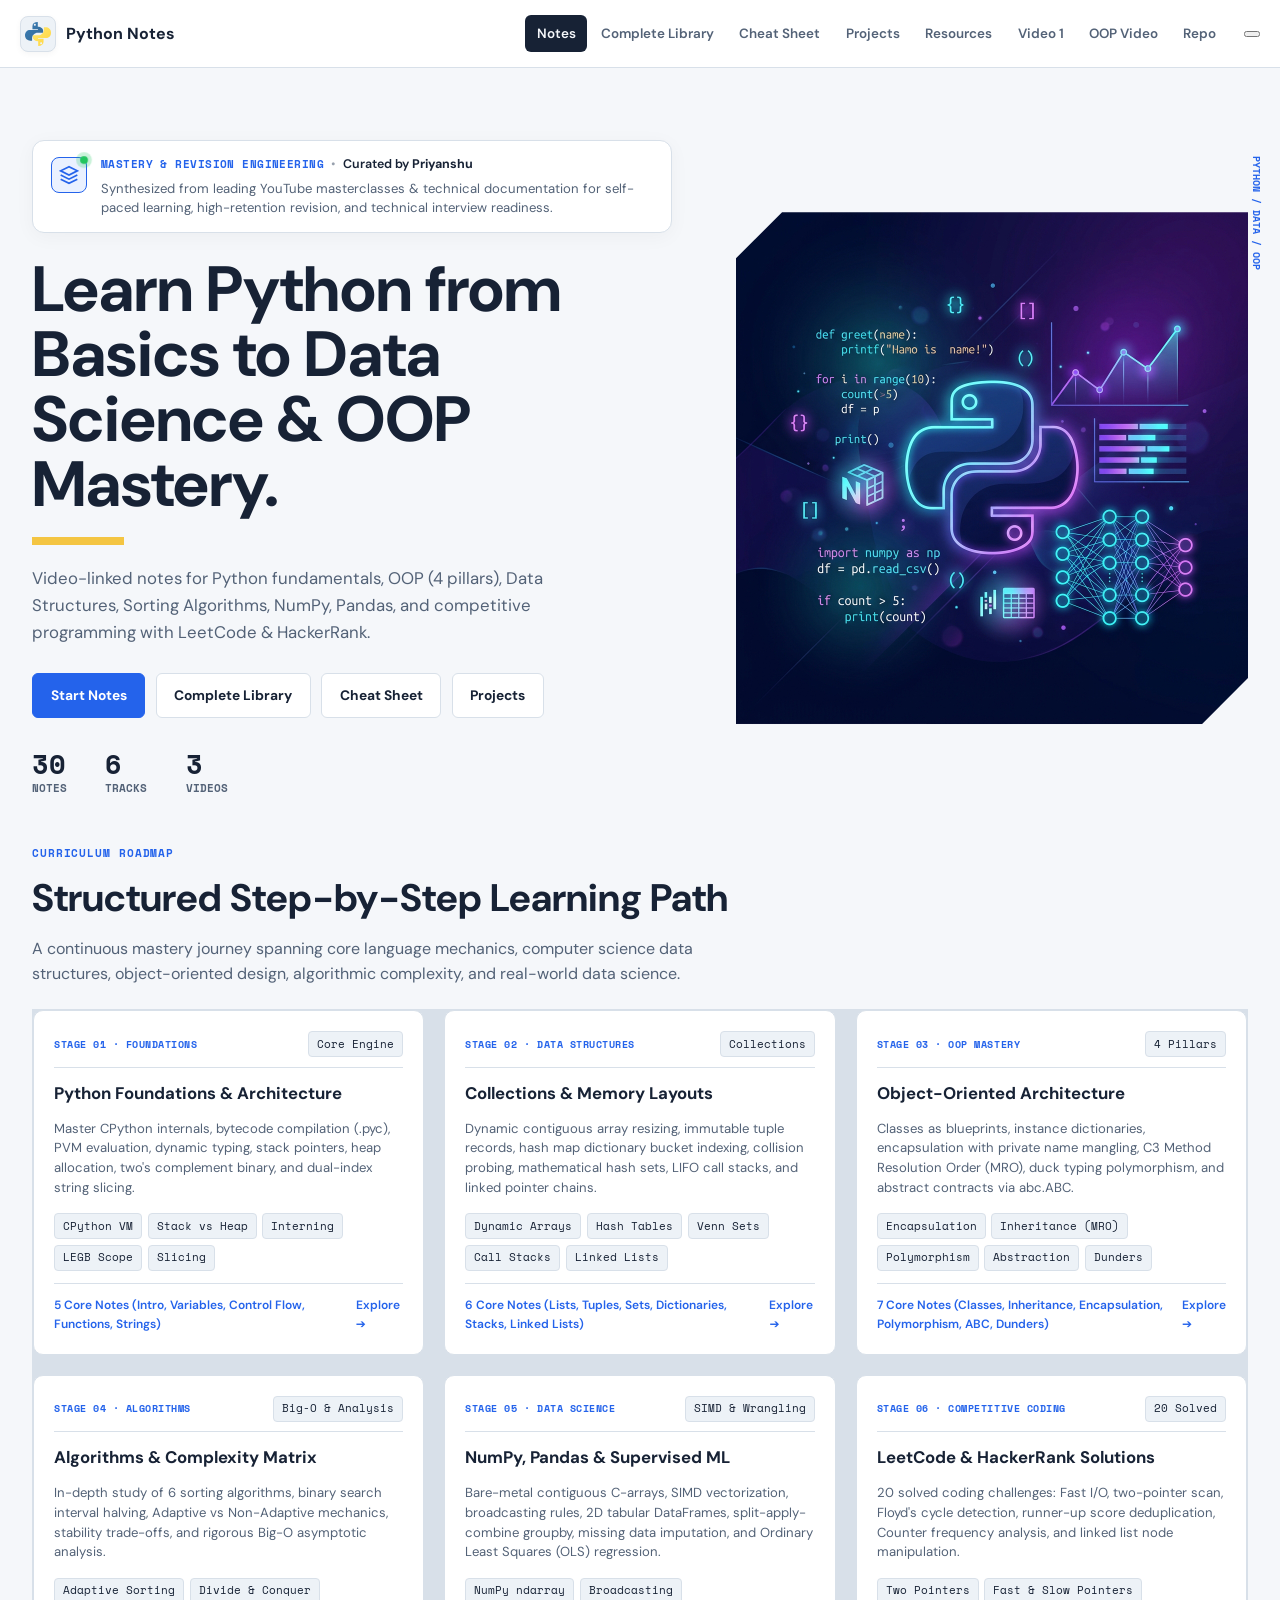
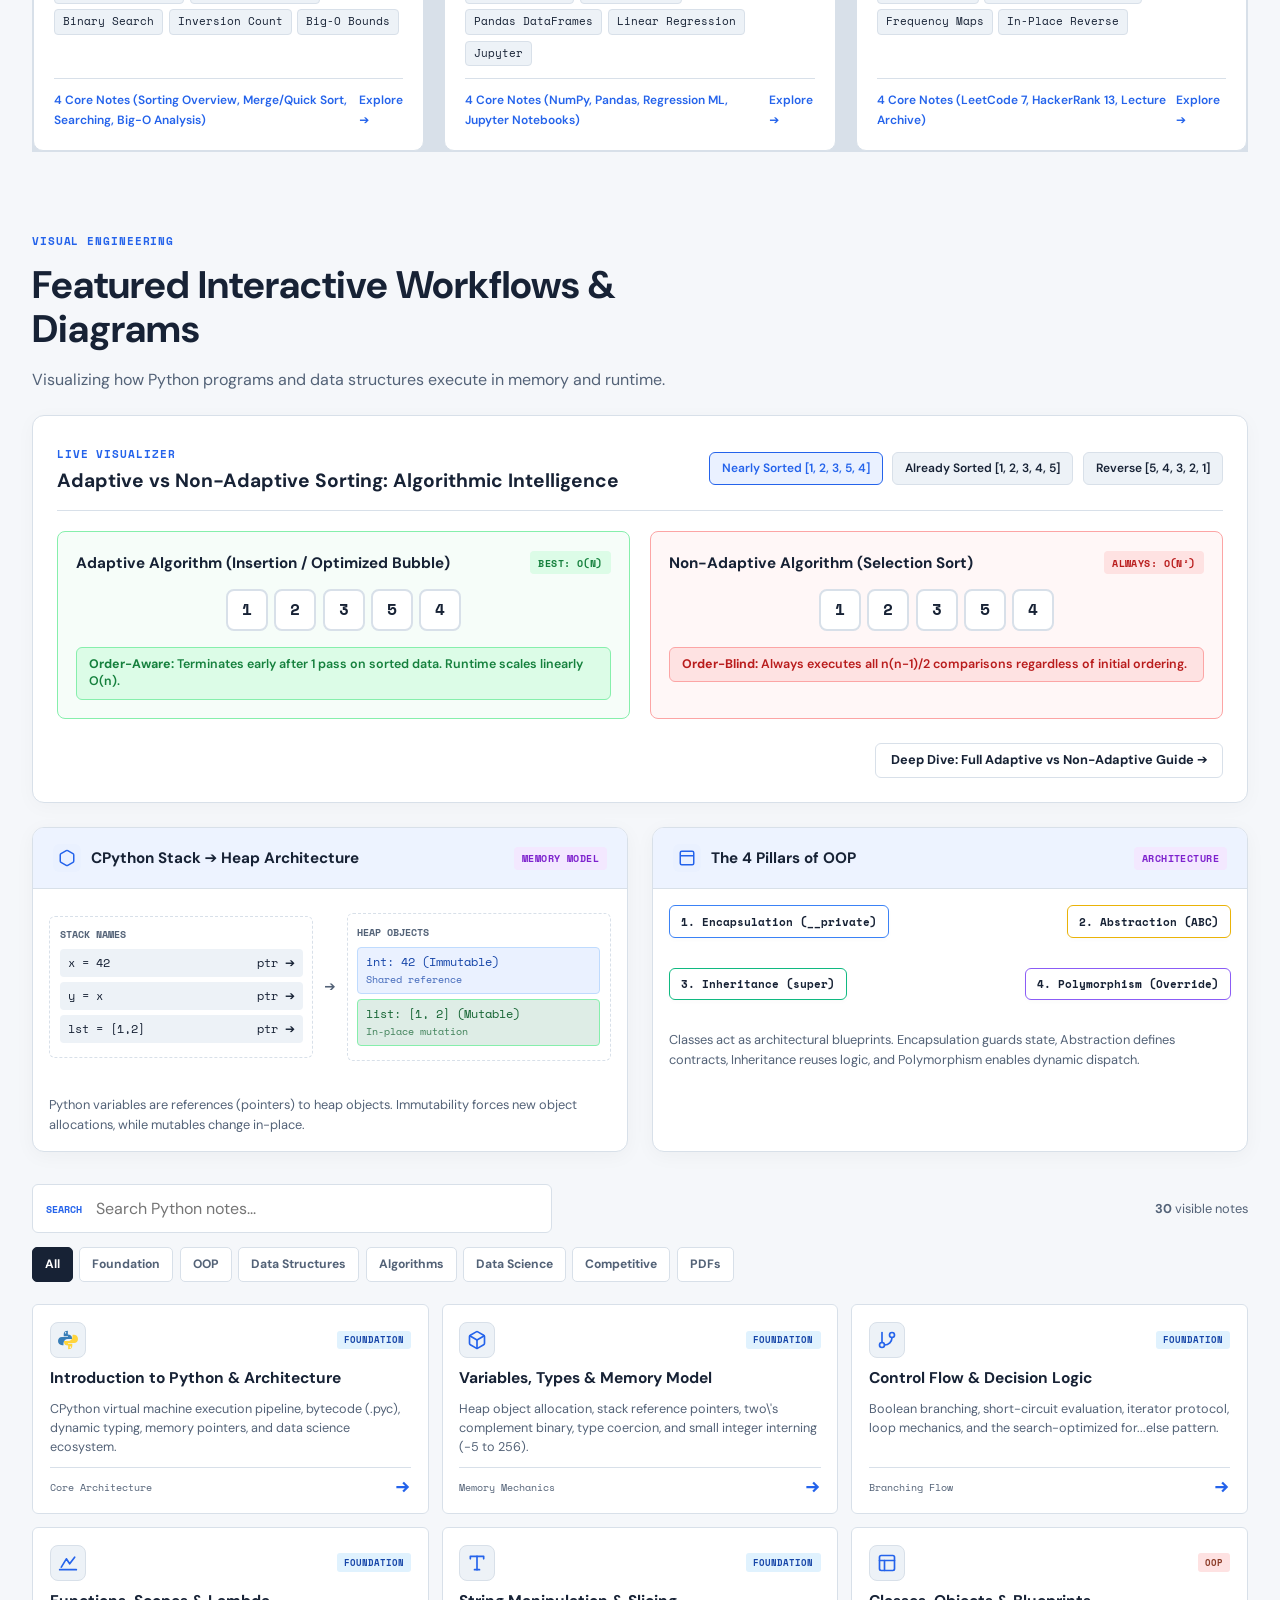
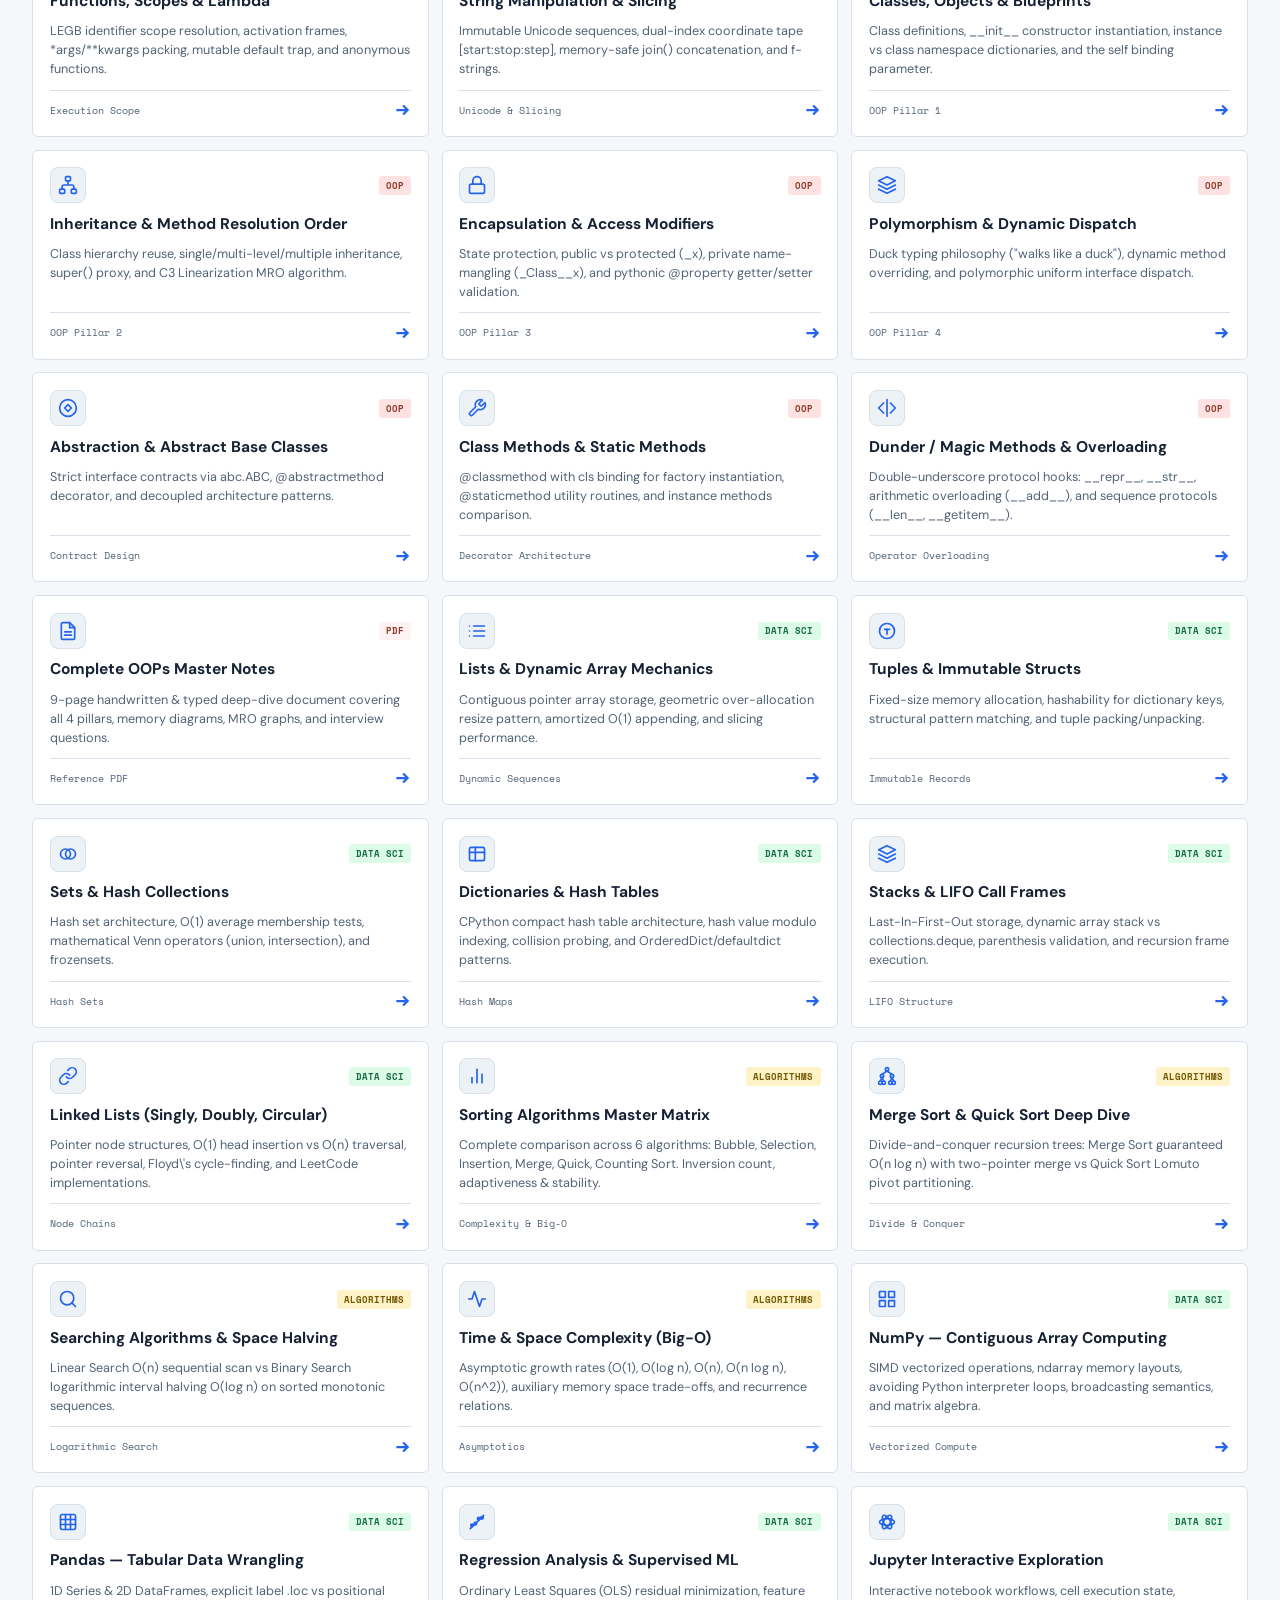
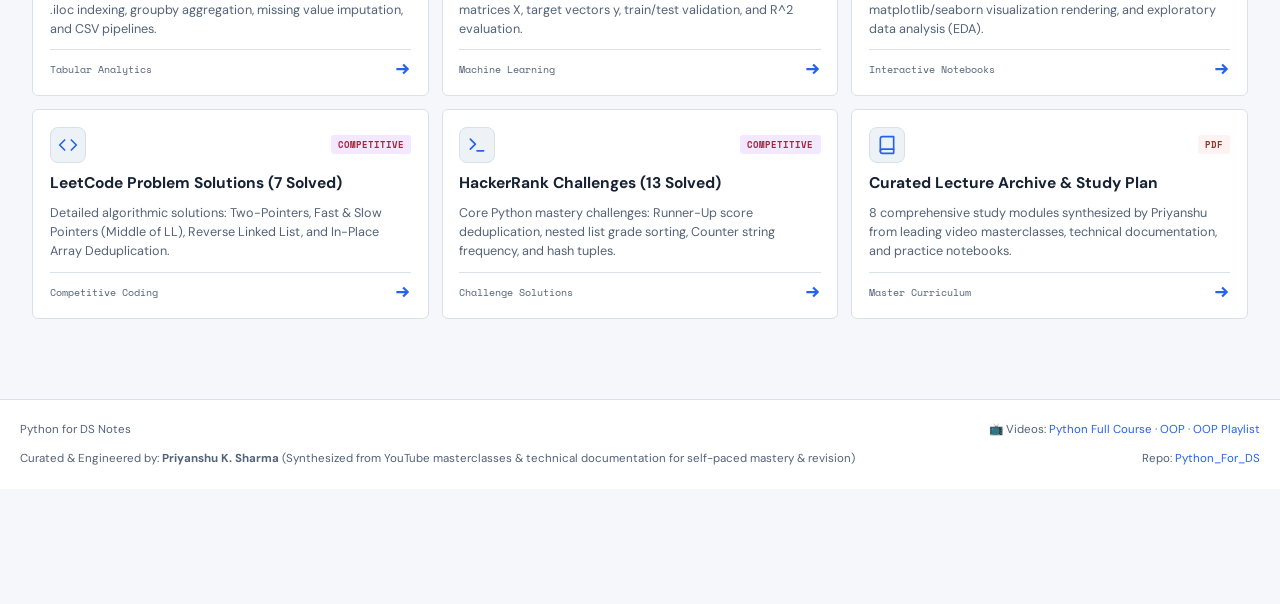
<file: index.html>
<!DOCTYPE html>
<html>
<head>
    <meta http-equiv="refresh" content="0; url=website/index.html" />
    <title>Redirecting...</title>
</head>
<body>
    <p>Redirecting to the <a href="website/index.html">Python for DS Notes</a>...</p>
</body>
</html>
</file>
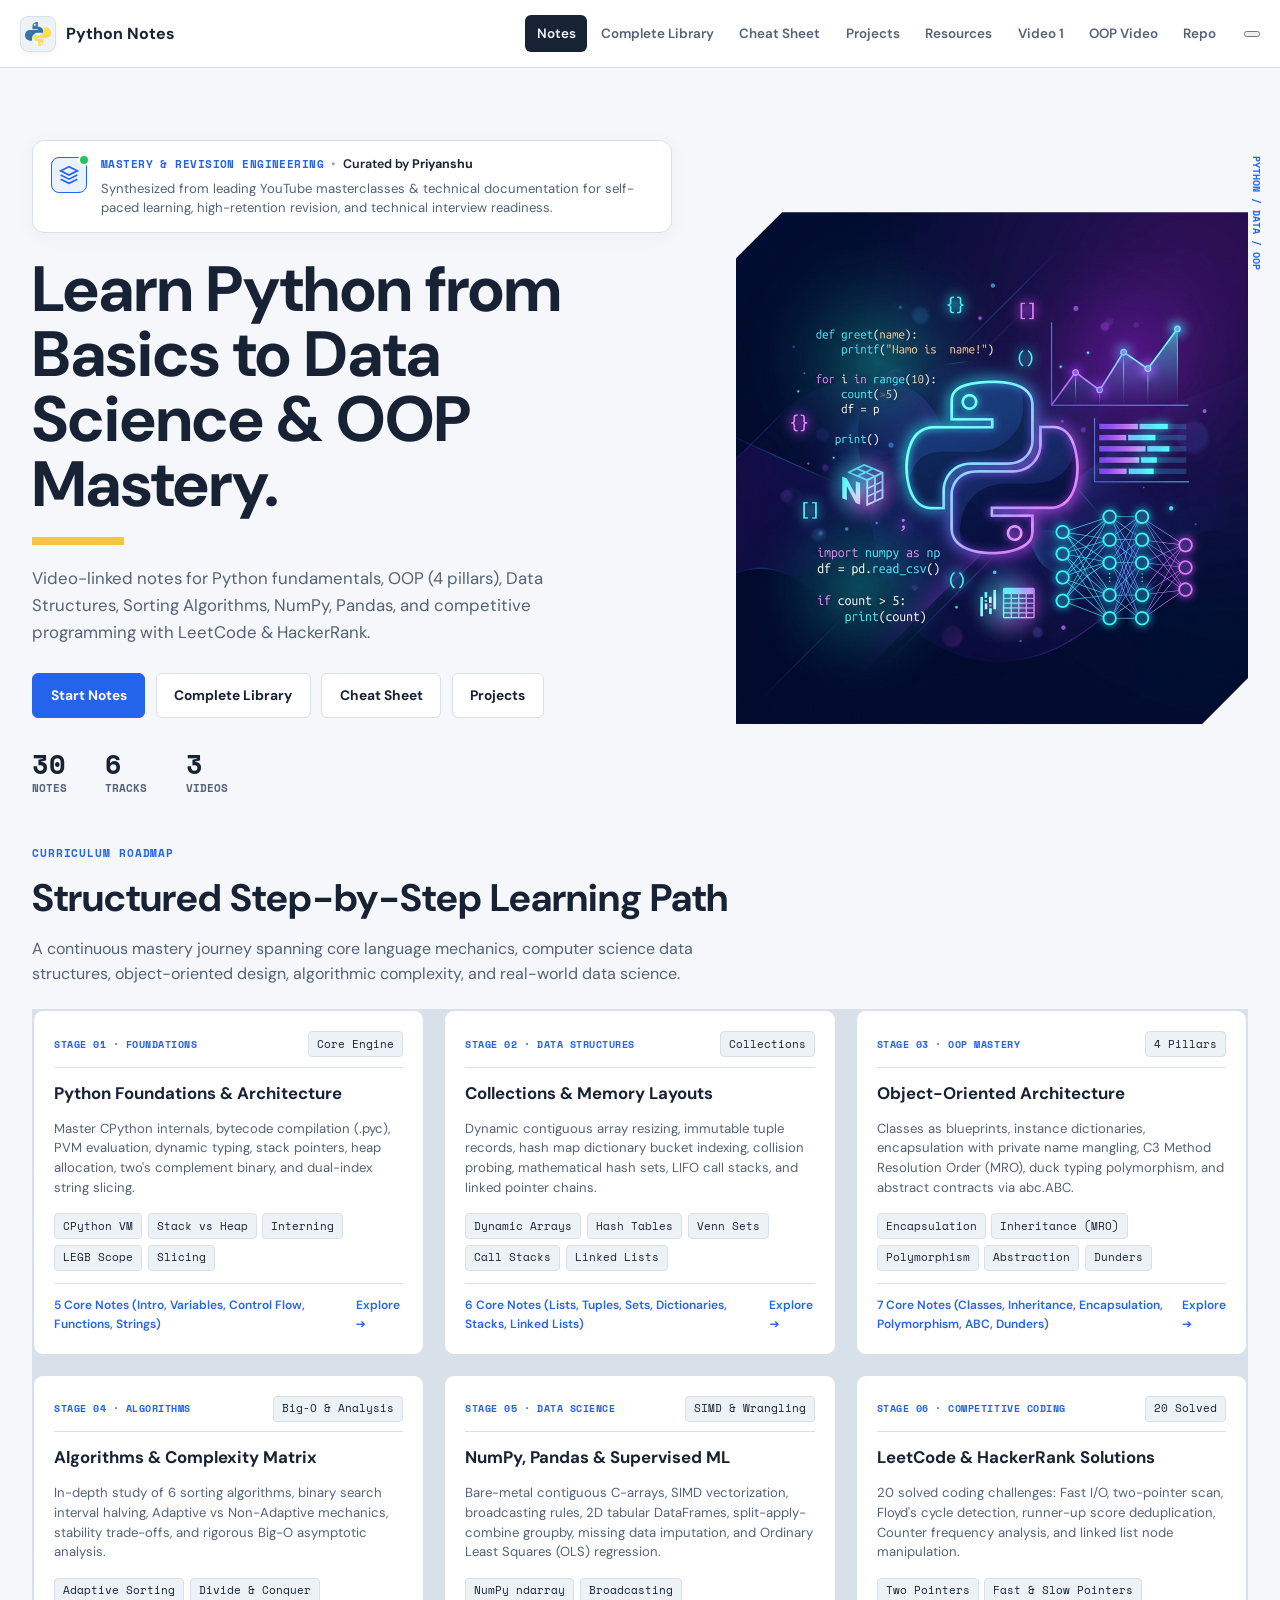
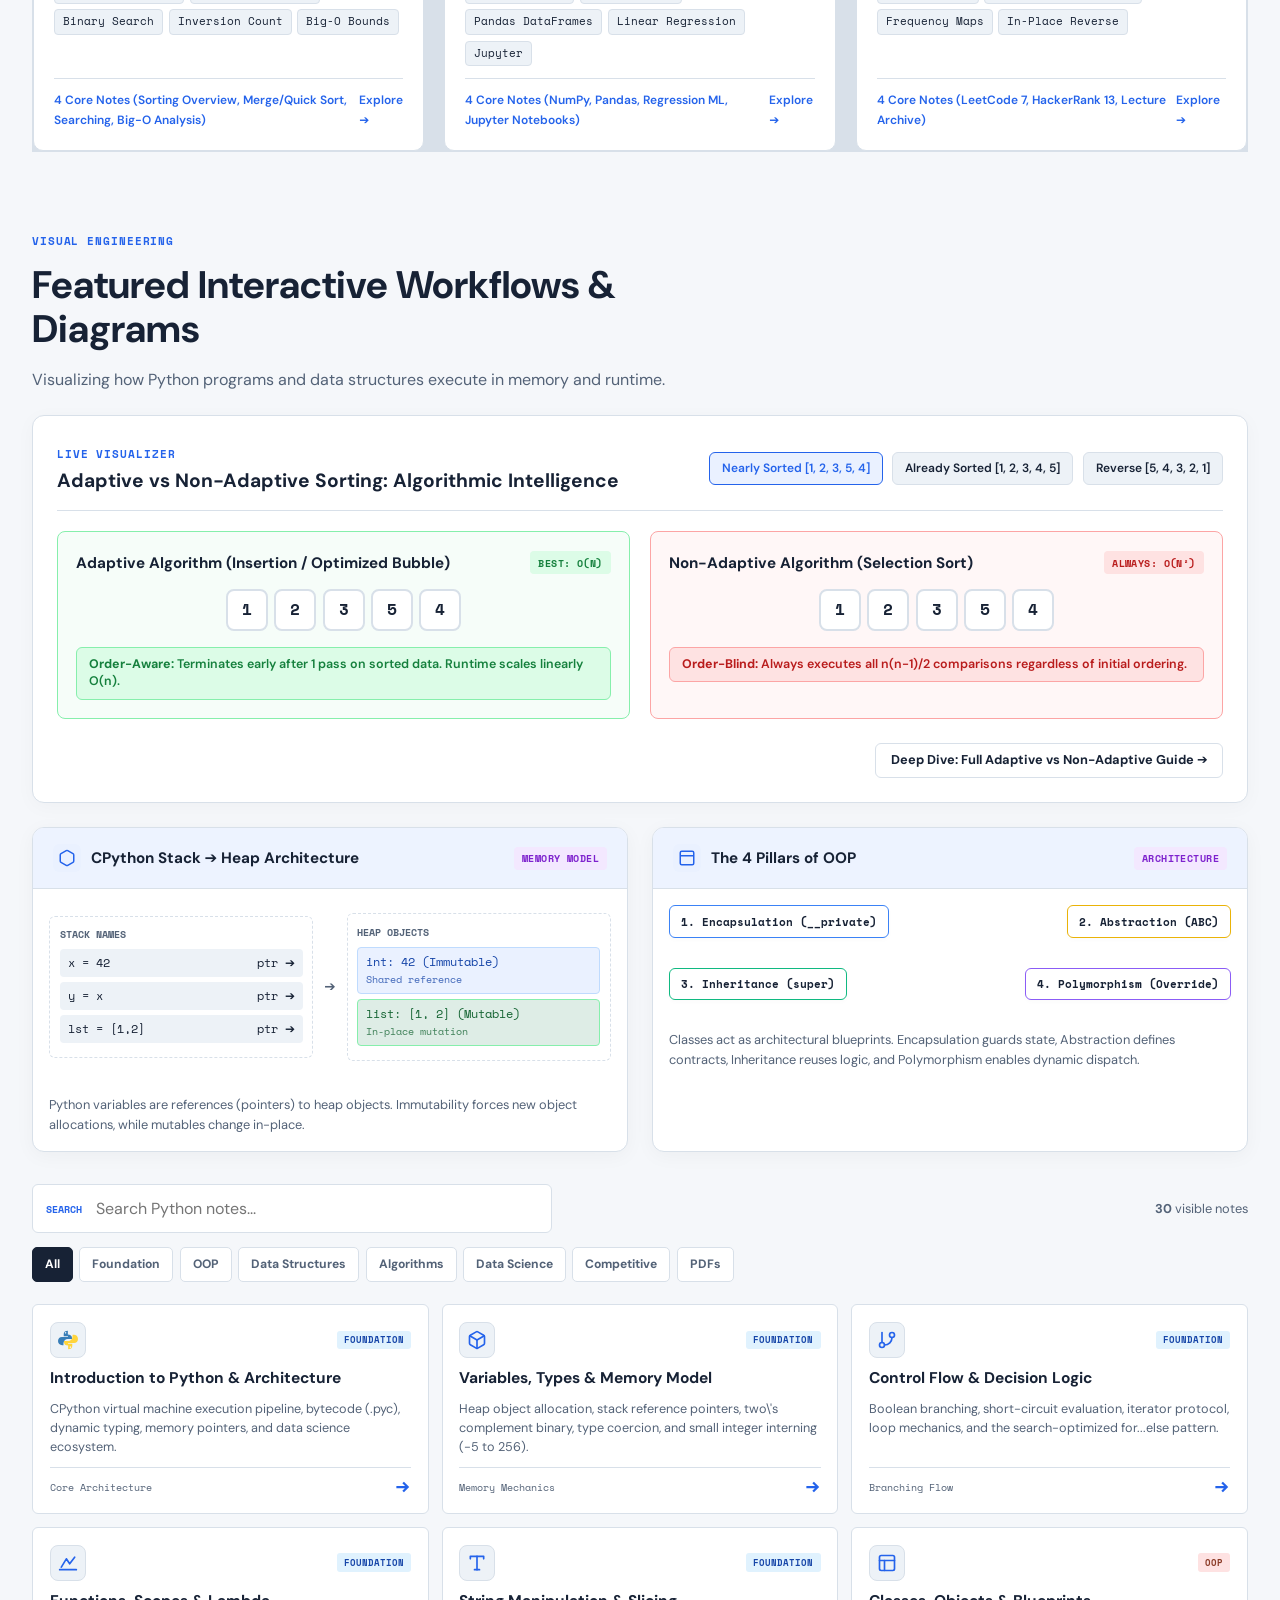
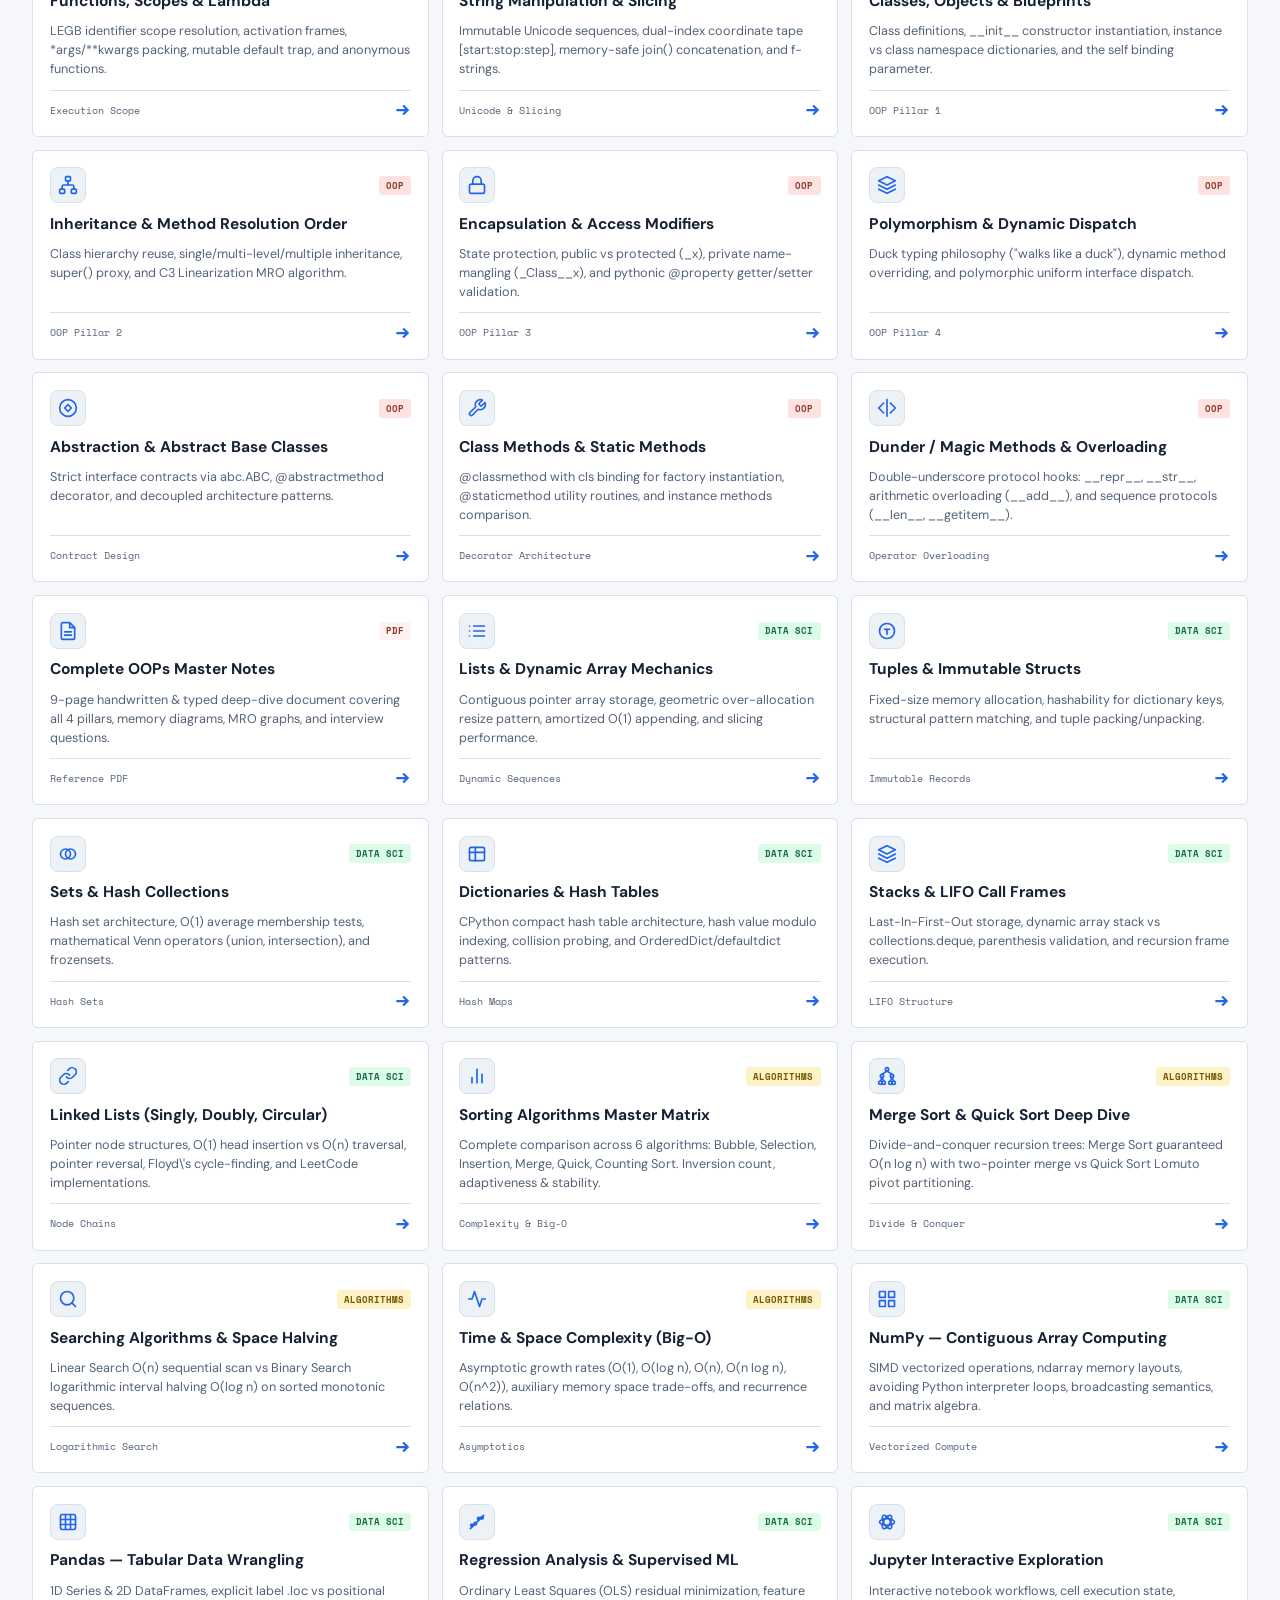
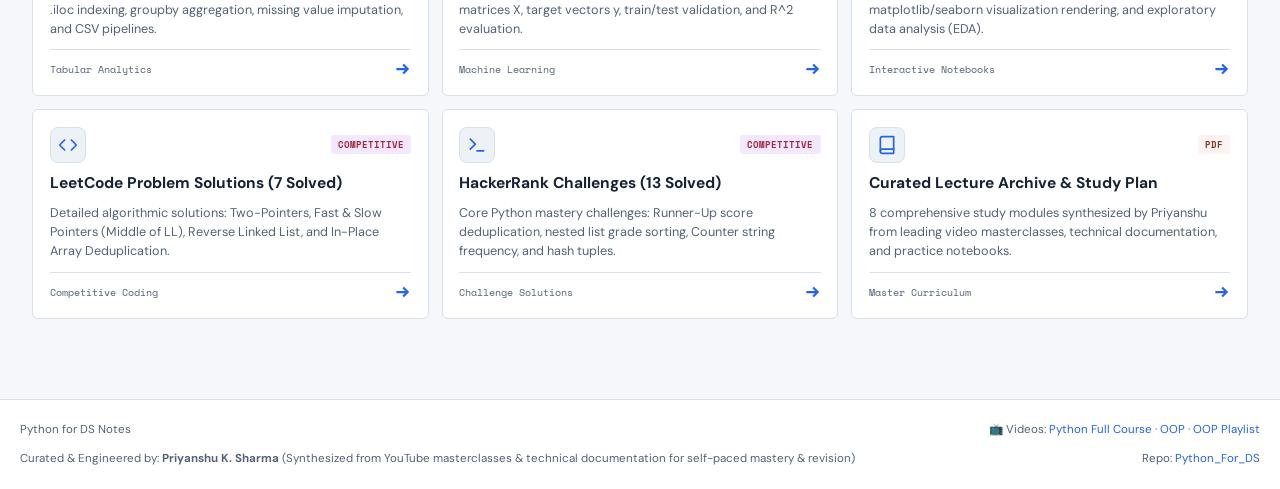
<file: website/index.html>
<!DOCTYPE html>
<html lang="en">
<head>
  <meta charset="UTF-8">
  <meta name="viewport" content="width=device-width, initial-scale=1.0">
  <title>Python for Data Science Notes | Beginner's Level</title>
  <meta name="description" content="Comprehensive Python for Data Science learning portal — OOP, Data Structures, Algorithms, NumPy, Pandas. Curated and engineered by Priyanshu by synthesizing top technical video masterclasses and documentation for self-paced mastery and revision.">
  <link rel="preconnect" href="https://fonts.googleapis.com">
  <link rel="preconnect" href="https://fonts.gstatic.com" crossorigin>
  <link href="https://fonts.googleapis.com/css2?family=DM+Sans:wght@400;500;600;700&family=Space+Mono:wght@400;700&display=swap" rel="stylesheet">
  <link rel="icon" href="assets/favicon.svg" type="image/svg+xml">
  <link rel="stylesheet" href="assets/css/site.css">
</head>
<body>

  <!-- ── Header ── -->
  <header class="site-header">
    <a class="brand" href="index.html" aria-label="Python Notes home">
      <span class="brand-mark"><img src="assets/python-logo.svg" alt="Python Logo" class="brand-logo" width="28" height="28"></span>
      <span>Python Notes</span>
    </a>
    <button class="nav-toggle" id="navToggle" aria-label="Toggle navigation" aria-expanded="false" aria-controls="siteNav">
      <svg viewBox="0 0 18 18" aria-hidden="true">
        <line x1="1" y1="4" x2="17" y2="4"/>
        <line x1="1" y1="9" x2="17" y2="9"/>
        <line x1="1" y1="14" x2="17" y2="14"/>
      </svg>
    </button>
    <nav class="site-nav" id="siteNav" aria-label="Primary navigation">
      <a class="active" href="index.html">Notes</a>
      <a href="library.html">Complete Library</a>
      <a href="cheat-sheet.html">Cheat Sheet</a>
      <a href="projects.html">Projects</a>
      <a href="resources.html">Resources</a>
      <a href="https://www.youtube.com/watch?v=-hh6raHUUvk&t=101s" target="_blank" rel="noreferrer">Video 1</a>
      <a href="https://www.youtube.com/watch?v=ERCMXc8x7mc" target="_blank" rel="noreferrer">OOP Video</a>
      <a href="https://github.com/PriyanshuKSharma/Python_For_DS-BeginnersLevel" target="_blank" rel="noreferrer">Repo</a>
    </nav>
    <button class="theme-toggle" id="themeToggle" aria-label="Switch theme" title="Switch theme">
      <svg class="sun-icon" viewBox="0 0 24 24" aria-hidden="true"><circle cx="12" cy="12" r="4"/><path d="M12 2v2M12 20v2M4.93 4.93l1.42 1.42M17.66 17.66l1.41 1.41M2 12h2M20 12h2M4.93 19.07l1.42-1.42M17.66 6.34l1.41-1.41"/></svg>
      <svg class="moon-icon" viewBox="0 0 24 24" aria-hidden="true"><path d="M20.5 14.4A8.5 8.5 0 0 1 9.6 3.5 8.5 8.5 0 1 0 20.5 14.4Z"/></svg>
    </button>
  </header>

  <!-- ── Hero ── -->
  <section class="hero">
    <div class="hero-copy">
      <div class="curator-hero-badge" aria-label="Project Origin & Curation">
        <div class="curator-badge-inner">
          <div class="curator-avatar-wrap">
            <div class="curator-pulse"></div>
            <svg class="curator-icon" viewBox="0 0 24 24" fill="none" stroke="currentColor" stroke-width="2">
              <path d="M12 2L2 7l10 5 10-5-10-5zM2 17l10 5 10-5M2 12l10 5 10-5"/>
            </svg>
          </div>
          <div class="curator-content">
            <div class="curator-header-line">
              <span class="curator-tag">Mastery & Revision Engineering</span>
              <span class="curator-dot">•</span>
              <span class="curator-author">Curated by <strong>Priyanshu</strong></span>
            </div>
            <p class="curator-text">
              Synthesized from leading YouTube masterclasses & technical documentation for self-paced learning, high-retention revision, and technical interview readiness.
            </p>
          </div>
        </div>
      </div>
      <h1>Learn Python from Basics to Data Science & OOP Mastery.</h1>
      <p class="hero-sub">
        Video-linked notes for Python fundamentals, OOP (4 pillars), Data Structures, Sorting Algorithms, NumPy, Pandas, and competitive programming with LeetCode & HackerRank.
      </p>
      <div class="hero-actions">
        <a class="btn primary" href="note.html?id=intro">Start Notes</a>
        <a class="btn" href="library.html">Complete Library</a>
        <a class="btn" href="cheat-sheet.html">Cheat Sheet</a>
        <a class="btn" href="projects.html">Projects</a>
      </div>
      <div class="hero-stats" aria-label="Site statistics">
        <div><strong id="statNotes">30</strong><span>Notes</span></div>
        <div><strong>6</strong><span>Tracks</span></div>
        <div><strong>3</strong><span>Videos</span></div>
      </div>
    </div>
    <div class="hero-illustration" aria-hidden="true">
      <img src="assets/hero-illustration.png" alt="Python snake logo with data science charts, neural networks, and NumPy Pandas icons">
    </div>
  </section>

  <!-- ── Interactive Curriculum Roadmap ── -->
  <section class="study-path" aria-labelledby="pathTitle">
    <div class="section-heading">
      <p class="eyebrow">Curriculum Roadmap</p>
      <h2 id="pathTitle">Structured Step-by-Step Learning Path</h2>
      <p>A continuous mastery journey spanning core language mechanics, computer science data structures, object-oriented design, algorithmic complexity, and real-world data science.</p>
    </div>
    <div class="path-grid">
      <a class="path-step-card" href="note.html?id=intro">
        <div class="stage-header">
          <span class="stage-badge">STAGE 01 · FOUNDATIONS</span>
          <span class="topic-pill">Core Engine</span>
        </div>
        <h3 class="stage-title">Python Foundations & Architecture</h3>
        <p class="stage-desc">Master CPython internals, bytecode compilation (.pyc), PVM evaluation, dynamic typing, stack pointers, heap allocation, two's complement binary, and dual-index string slicing.</p>
        <div class="stage-topics">
          <span class="topic-pill">CPython VM</span>
          <span class="topic-pill">Stack vs Heap</span>
          <span class="topic-pill">Interning</span>
          <span class="topic-pill">LEGB Scope</span>
          <span class="topic-pill">Slicing</span>
        </div>
        <div class="stage-links">
          <span>5 Core Notes (Intro, Variables, Control Flow, Functions, Strings)</span>
          <span>Explore ➔</span>
        </div>
      </a>

      <a class="path-step-card" href="note.html?id=lists">
        <div class="stage-header">
          <span class="stage-badge">STAGE 02 · DATA STRUCTURES</span>
          <span class="topic-pill">Collections</span>
        </div>
        <h3 class="stage-title">Collections & Memory Layouts</h3>
        <p class="stage-desc">Dynamic contiguous array resizing, immutable tuple records, hash map dictionary bucket indexing, collision probing, mathematical hash sets, LIFO call stacks, and linked pointer chains.</p>
        <div class="stage-topics">
          <span class="topic-pill">Dynamic Arrays</span>
          <span class="topic-pill">Hash Tables</span>
          <span class="topic-pill">Venn Sets</span>
          <span class="topic-pill">Call Stacks</span>
          <span class="topic-pill">Linked Lists</span>
        </div>
        <div class="stage-links">
          <span>6 Core Notes (Lists, Tuples, Sets, Dictionaries, Stacks, Linked Lists)</span>
          <span>Explore ➔</span>
        </div>
      </a>

      <a class="path-step-card" href="note.html?id=classes-objects">
        <div class="stage-header">
          <span class="stage-badge">STAGE 03 · OOP MASTERY</span>
          <span class="topic-pill">4 Pillars</span>
        </div>
        <h3 class="stage-title">Object-Oriented Architecture</h3>
        <p class="stage-desc">Classes as blueprints, instance dictionaries, encapsulation with private name mangling, C3 Method Resolution Order (MRO), duck typing polymorphism, and abstract contracts via abc.ABC.</p>
        <div class="stage-topics">
          <span class="topic-pill">Encapsulation</span>
          <span class="topic-pill">Inheritance (MRO)</span>
          <span class="topic-pill">Polymorphism</span>
          <span class="topic-pill">Abstraction</span>
          <span class="topic-pill">Dunders</span>
        </div>
        <div class="stage-links">
          <span>7 Core Notes (Classes, Inheritance, Encapsulation, Polymorphism, ABC, Dunders)</span>
          <span>Explore ➔</span>
        </div>
      </a>

      <a class="path-step-card" href="note.html?id=sorting-overview">
        <div class="stage-header">
          <span class="stage-badge">STAGE 04 · ALGORITHMS</span>
          <span class="topic-pill">Big-O & Analysis</span>
        </div>
        <h3 class="stage-title">Algorithms & Complexity Matrix</h3>
        <p class="stage-desc">In-depth study of 6 sorting algorithms, binary search interval halving, Adaptive vs Non-Adaptive mechanics, stability trade-offs, and rigorous Big-O asymptotic analysis.</p>
        <div class="stage-topics">
          <span class="topic-pill">Adaptive Sorting</span>
          <span class="topic-pill">Divide & Conquer</span>
          <span class="topic-pill">Binary Search</span>
          <span class="topic-pill">Inversion Count</span>
          <span class="topic-pill">Big-O Bounds</span>
        </div>
        <div class="stage-links">
          <span>4 Core Notes (Sorting Overview, Merge/Quick Sort, Searching, Big-O Analysis)</span>
          <span>Explore ➔</span>
        </div>
      </a>

      <a class="path-step-card" href="note.html?id=numpy">
        <div class="stage-header">
          <span class="stage-badge">STAGE 05 · DATA SCIENCE</span>
          <span class="topic-pill">SIMD & Wrangling</span>
        </div>
        <h3 class="stage-title">NumPy, Pandas & Supervised ML</h3>
        <p class="stage-desc">Bare-metal contiguous C-arrays, SIMD vectorization, broadcasting rules, 2D tabular DataFrames, split-apply-combine groupby, missing data imputation, and Ordinary Least Squares (OLS) regression.</p>
        <div class="stage-topics">
          <span class="topic-pill">NumPy ndarray</span>
          <span class="topic-pill">Broadcasting</span>
          <span class="topic-pill">Pandas DataFrames</span>
          <span class="topic-pill">Linear Regression</span>
          <span class="topic-pill">Jupyter</span>
        </div>
        <div class="stage-links">
          <span>4 Core Notes (NumPy, Pandas, Regression ML, Jupyter Notebooks)</span>
          <span>Explore ➔</span>
        </div>
      </a>

      <a class="path-step-card" href="note.html?id=leetcode">
        <div class="stage-header">
          <span class="stage-badge">STAGE 06 · COMPETITIVE CODING</span>
          <span class="topic-pill">20 Solved</span>
        </div>
        <h3 class="stage-title">LeetCode & HackerRank Solutions</h3>
        <p class="stage-desc">20 solved coding challenges: Fast I/O, two-pointer scan, Floyd's cycle detection, runner-up score deduplication, Counter frequency analysis, and linked list node manipulation.</p>
        <div class="stage-topics">
          <span class="topic-pill">Two Pointers</span>
          <span class="topic-pill">Fast & Slow Pointers</span>
          <span class="topic-pill">Frequency Maps</span>
          <span class="topic-pill">In-Place Reverse</span>
        </div>
        <div class="stage-links">
          <span>4 Core Notes (LeetCode 7, HackerRank 13, Lecture Archive)</span>
          <span>Explore ➔</span>
        </div>
      </a>
    </div>
  </section>

  <!-- ── Featured Interactive Workflows & Concept Visualizers ── -->
  <section class="study-path" style="margin-top: 1rem; margin-bottom: 2rem;">
    <div class="section-heading">
      <p class="eyebrow">Visual Engineering</p>
      <h2>Featured Interactive Workflows & Diagrams</h2>
      <p>Visualizing how Python programs and data structures execute in memory and runtime.</p>
    </div>

    <!-- Adaptive vs Non-Adaptive Interactive Simulator Preview -->
    <div class="algo-sim-container" style="margin-bottom: 1.5rem;">
      <div class="algo-sim-header">
        <div>
          <span class="eyebrow" style="margin-bottom: 0.2rem;">Live Visualizer</span>
          <h3 style="margin: 0;">Adaptive vs Non-Adaptive Sorting: Algorithmic Intelligence</h3>
        </div>
        <div class="algo-sim-controls">
          <button class="sim-preset-btn active" id="homeSimNearly">Nearly Sorted [1, 2, 3, 5, 4]</button>
          <button class="sim-preset-btn" id="homeSimSorted">Already Sorted [1, 2, 3, 4, 5]</button>
          <button class="sim-preset-btn" id="homeSimReverse">Reverse [5, 4, 3, 2, 1]</button>
        </div>
      </div>

      <div class="sim-comparison-grid">
        <div class="sim-algo-panel adaptive">
          <div class="sim-panel-title">
            <strong>Adaptive Algorithm (Insertion / Optimized Bubble)</strong>
            <span class="tag-badge beginner" style="background:#dcfce7; color:#15803d;">Best: O(n)</span>
          </div>
          <div class="sim-array-display" id="homeAdaptiveArr">
            <div class="sim-item">1</div><div class="sim-item">2</div><div class="sim-item">3</div><div class="sim-item">5</div><div class="sim-item">4</div>
          </div>
          <div class="sim-verdict win" id="homeAdVerdict">
            <strong>Order-Aware:</strong> Terminates early after 1 pass on sorted data. Runtime scales linearly O(n).
          </div>
        </div>

        <div class="sim-algo-panel non-adaptive">
          <div class="sim-panel-title">
            <strong>Non-Adaptive Algorithm (Selection Sort)</strong>
            <span class="tag-badge advanced" style="background:#fee2e2; color:#b91c1c;">Always: O(n²)</span>
          </div>
          <div class="sim-array-display" id="homeNonAdaptiveArr">
            <div class="sim-item">1</div><div class="sim-item">2</div><div class="sim-item">3</div><div class="sim-item">5</div><div class="sim-item">4</div>
          </div>
          <div class="sim-verdict rigid" id="homeNadVerdict">
            <strong>Order-Blind:</strong> Always executes all n(n-1)/2 comparisons regardless of initial ordering.
          </div>
        </div>
      </div>

      <div style="text-align: right;">
        <a href="library.html#md-datastructures-documentation-adaptive-vs-nonadaptive-md" class="btn" style="font-size: 0.8rem; padding: 0.4rem 0.9rem;">
          Deep Dive: Full Adaptive vs Non-Adaptive Guide ➔
        </a>
      </div>
    </div>

    <!-- Architecture & Memory Cards Row -->
    <div style="display: grid; grid-template-columns: repeat(auto-fit, minmax(360px, 1fr)); gap: 1.5rem;">
      <!-- Memory Card -->
      <div class="cheat-card" style="margin-bottom: 0;">
        <div class="cheat-card-header">
          <div class="cheat-card-header-left">
            <span class="topic-icon"><svg viewBox="0 0 24 24" width="18" height="18" fill="none" stroke="currentColor" stroke-width="2"><path d="M21 16V8a2 2 0 0 0-1-1.73l-7-4a2 2 0 0 0-2 0l-7 4A2 2 0 0 0 3 8v8a2 2 0 0 0 1 1.73l7 4a2 2 0 0 0 2 0l7-4A2 2 0 0 0 21 16z"></path></svg></span>
            <strong style="font-size: 0.95rem;">CPython Stack ➔ Heap Architecture</strong>
          </div>
          <span class="tag-badge core">Memory Model</span>
        </div>
        <div class="cheat-card-body" style="padding: 1rem;">
          <div class="mem-diagram">
            <div class="mem-stack">
              <div class="mem-label">Stack Names</div>
              <div class="mem-var"><span>x = 42</span> <span>ptr ➔</span></div>
              <div class="mem-var"><span>y = x</span> <span>ptr ➔</span></div>
              <div class="mem-var"><span>lst = [1,2]</span> <span>ptr ➔</span></div>
            </div>
            <div class="flow-arrow">➔</div>
            <div class="mem-heap">
              <div class="mem-label">Heap Objects</div>
              <div class="mem-obj"><span>int: 42 (Immutable)</span><small style="display:block; opacity:0.8;">Shared reference</small></div>
              <div class="mem-obj" style="background: rgba(37, 132, 91, 0.15); border-color:#86efac; color:#166534;">
                <span>list: [1, 2] (Mutable)</span><small style="display:block; opacity:0.8;">In-place mutation</small>
              </div>
            </div>
          </div>
          <p style="font-size: 0.8rem; color: var(--ink-soft); margin: 0.5rem 0 0;">
            Python variables are references (pointers) to heap objects. Immutability forces new object allocations, while mutables change in-place.
          </p>
        </div>
      </div>

      <!-- OOP 4 Pillars Card -->
      <div class="cheat-card" style="margin-bottom: 0;">
        <div class="cheat-card-header">
          <div class="cheat-card-header-left">
            <span class="topic-icon"><svg viewBox="0 0 24 24" width="18" height="18" fill="none" stroke="currentColor" stroke-width="2"><rect x="3" y="3" width="18" height="18" rx="2"></rect><line x1="3" y1="9" x2="21" y2="9"></line></svg></span>
            <strong style="font-size: 0.95rem;">The 4 Pillars of OOP</strong>
          </div>
          <span class="tag-badge core">Architecture</span>
        </div>
        <div class="cheat-card-body" style="padding: 1rem;">
          <div class="workflow-row" style="justify-content: space-between; gap: 0.4rem; margin-bottom: 0.75rem;">
            <span class="flow-step" style="font-size: 0.7rem; border-color: #3b82f6;">1. Encapsulation (__private)</span>
            <span class="flow-step" style="font-size: 0.7rem; border-color: #eab308;">2. Abstraction (ABC)</span>
          </div>
          <div class="workflow-row" style="justify-content: space-between; gap: 0.4rem;">
            <span class="flow-step" style="font-size: 0.7rem; border-color: #10b981;">3. Inheritance (super)</span>
            <span class="flow-step" style="font-size: 0.7rem; border-color: #8b5cf6;">4. Polymorphism (Override)</span>
          </div>
          <p style="font-size: 0.8rem; color: var(--ink-soft); margin: 0.75rem 0 0;">
            Classes act as architectural blueprints. Encapsulation guards state, Abstraction defines contracts, Inheritance reuses logic, and Polymorphism enables dynamic dispatch.
          </p>
        </div>
      </div>
    </div>
  </section>

  <!-- ── Toolbar ── -->
  <section class="toolbar" aria-label="Notes search and filters">
    <label class="search-box" for="searchInput">
      <span>Search</span>
      <input id="searchInput" type="search" placeholder="Search Python notes..." autocomplete="off">
    </label>
    <div class="visible-count"><strong id="visibleCount">30</strong> visible notes</div>
  </section>

  <!-- ── Filter bar ── -->
  <div class="filter-bar" id="filterBar" aria-label="Note category filters">
    <button class="filter-btn active" data-cat="all">All</button>
    <button class="filter-btn" data-cat="foundation">Foundation</button>
    <button class="filter-btn" data-cat="oop">OOP</button>
    <button class="filter-btn" data-cat="ds">Data Structures</button>
    <button class="filter-btn" data-cat="algo">Algorithms</button>
    <button class="filter-btn" data-cat="science">Data Science</button>
    <button class="filter-btn" data-cat="cp">Competitive</button>
    <button class="filter-btn" data-cat="pdf">PDFs</button>
  </div>

  <!-- ── Catalog ── -->
  <main class="catalog" id="notesCatalog" aria-live="polite"></main>

  <div class="no-results" id="noResults">
    <div class="empty-mark">0</div>
    <p>No Python notes match <strong id="noResultsQuery"></strong>.</p>
  </div>

  <!-- ── Footer ── -->
  <footer class="site-footer">
    <span>Python for DS Notes</span>
    <span class="footer-credit">
      📺 Videos:
      <a href="https://www.youtube.com/watch?v=-hh6raHUUvk&t=101s" target="_blank" rel="noreferrer">Python Full Course</a> ·
      <a href="https://www.youtube.com/watch?v=ERCMXc8x7mc" target="_blank" rel="noreferrer">OOP</a> ·
      <a href="https://www.youtube.com/watch?v=cKeKp17afZw" target="_blank" rel="noreferrer">OOP Playlist</a>
    </span>
    <span>Curated & Engineered by: <strong>Priyanshu K. Sharma</strong> (Synthesized from YouTube masterclasses & technical documentation for self-paced mastery & revision)</span>
    <span>Repo: <a href="https://github.com/PriyanshuKSharma/Python_For_DS-BeginnersLevel" target="_blank" rel="noreferrer">Python_For_DS</a></span>
  </footer>

  <script src="assets/js/python-notes.js"></script>
  <script src="assets/js/home.js"></script>
  <script src="assets/js/theme.js"></script>
  <script src="assets/js/nav-toggle.js"></script>
</body>
</html>
</file>
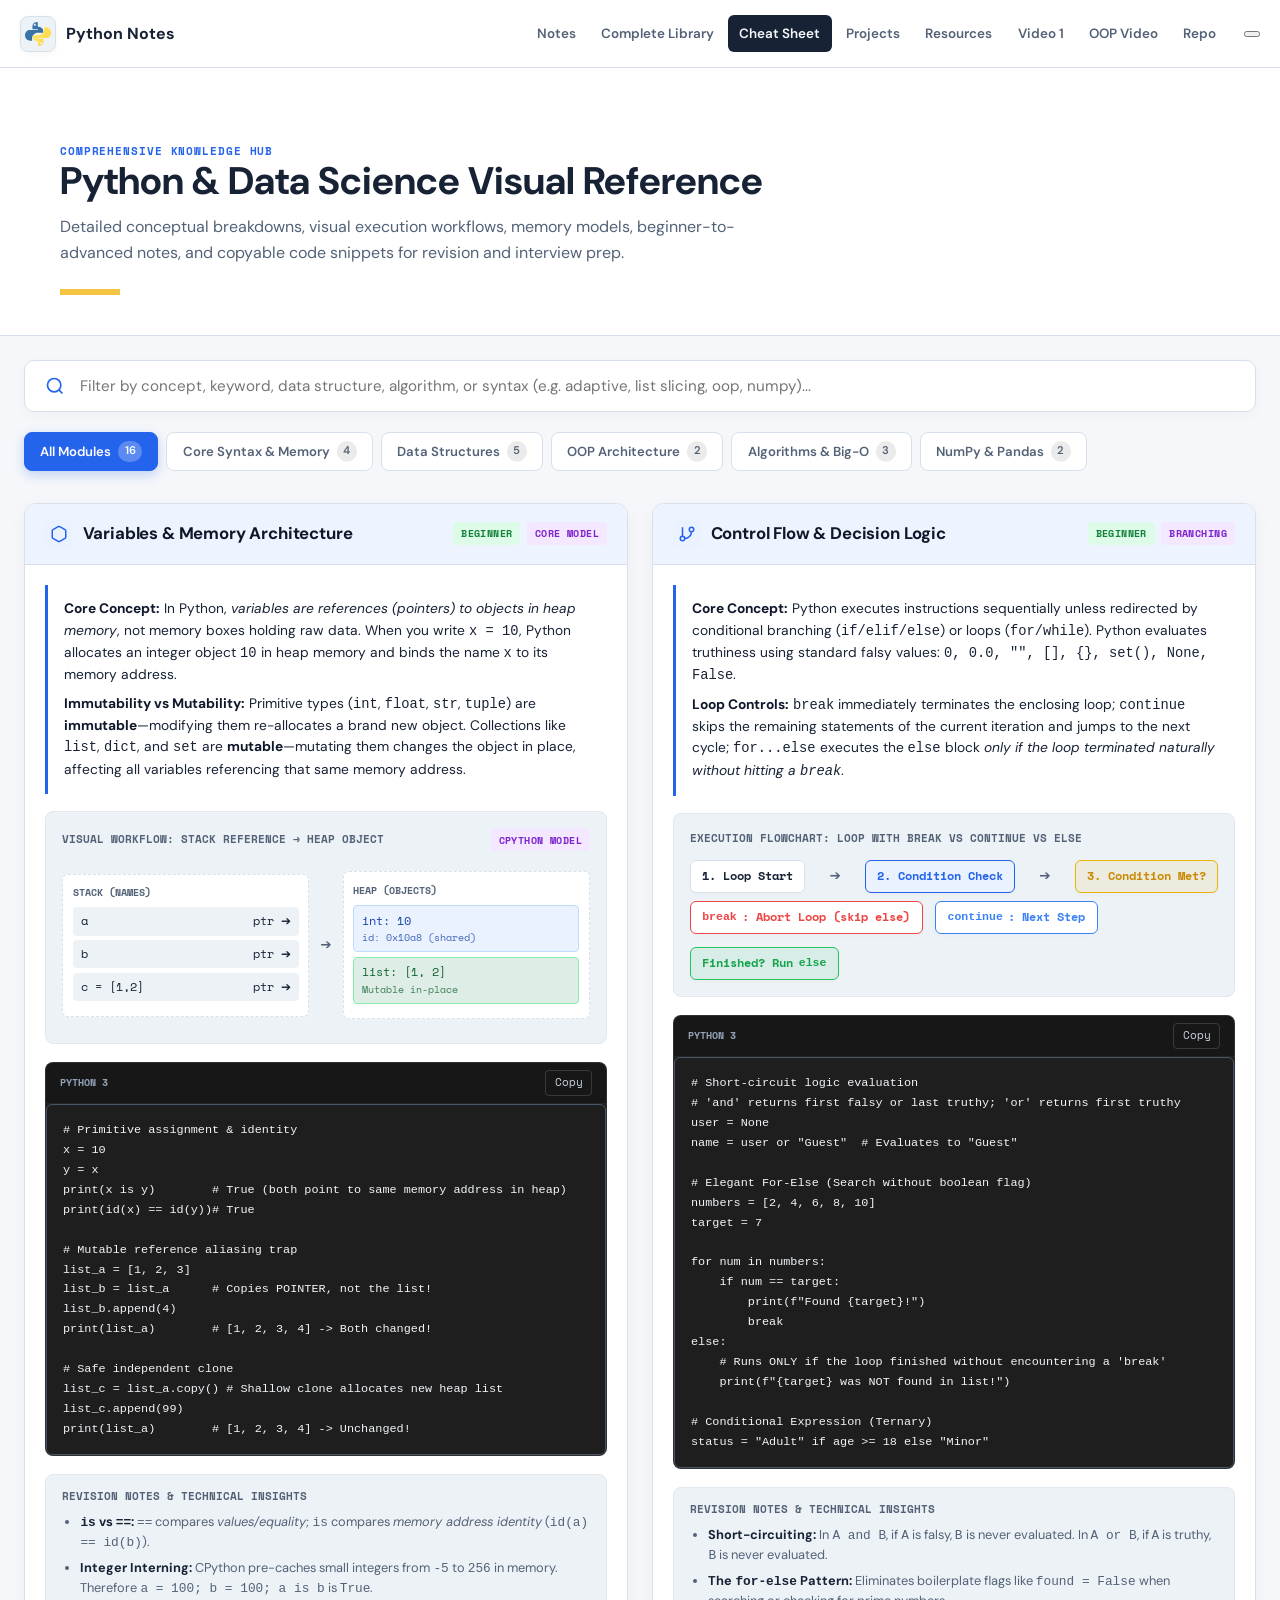
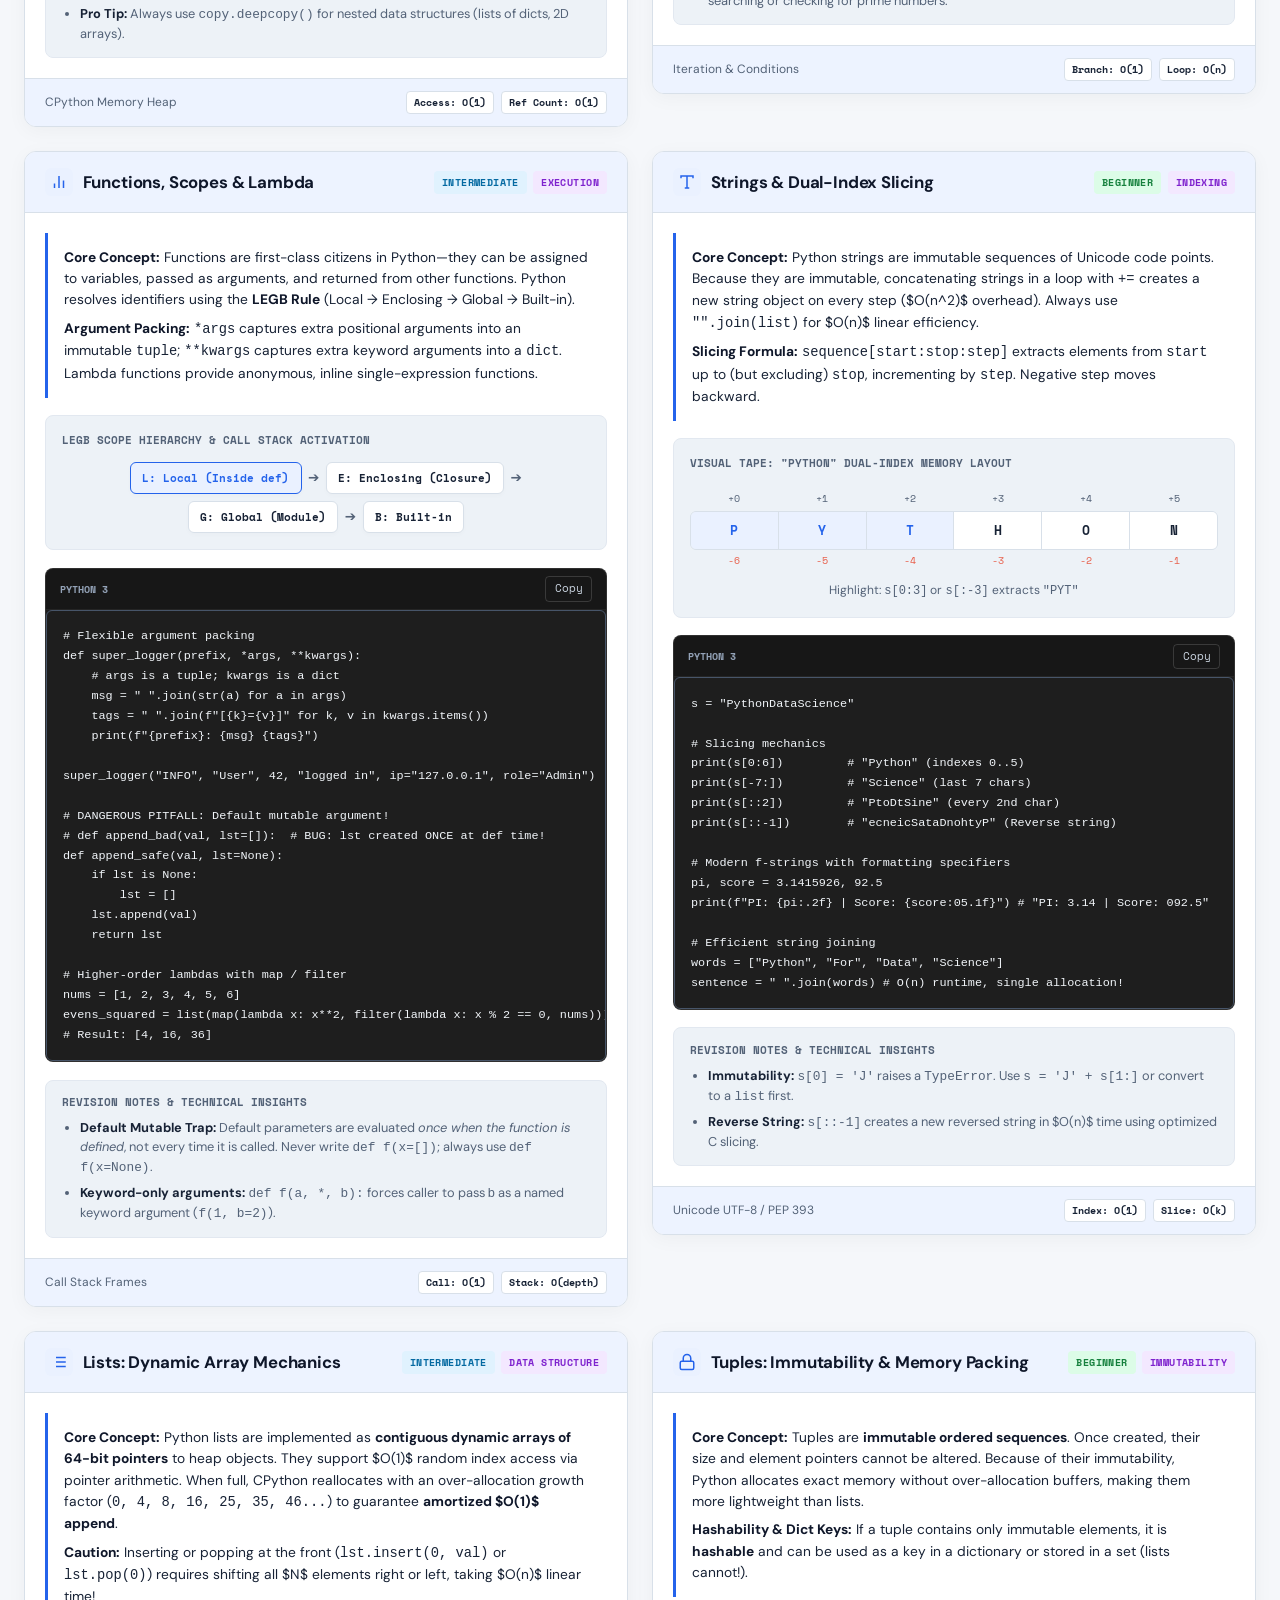
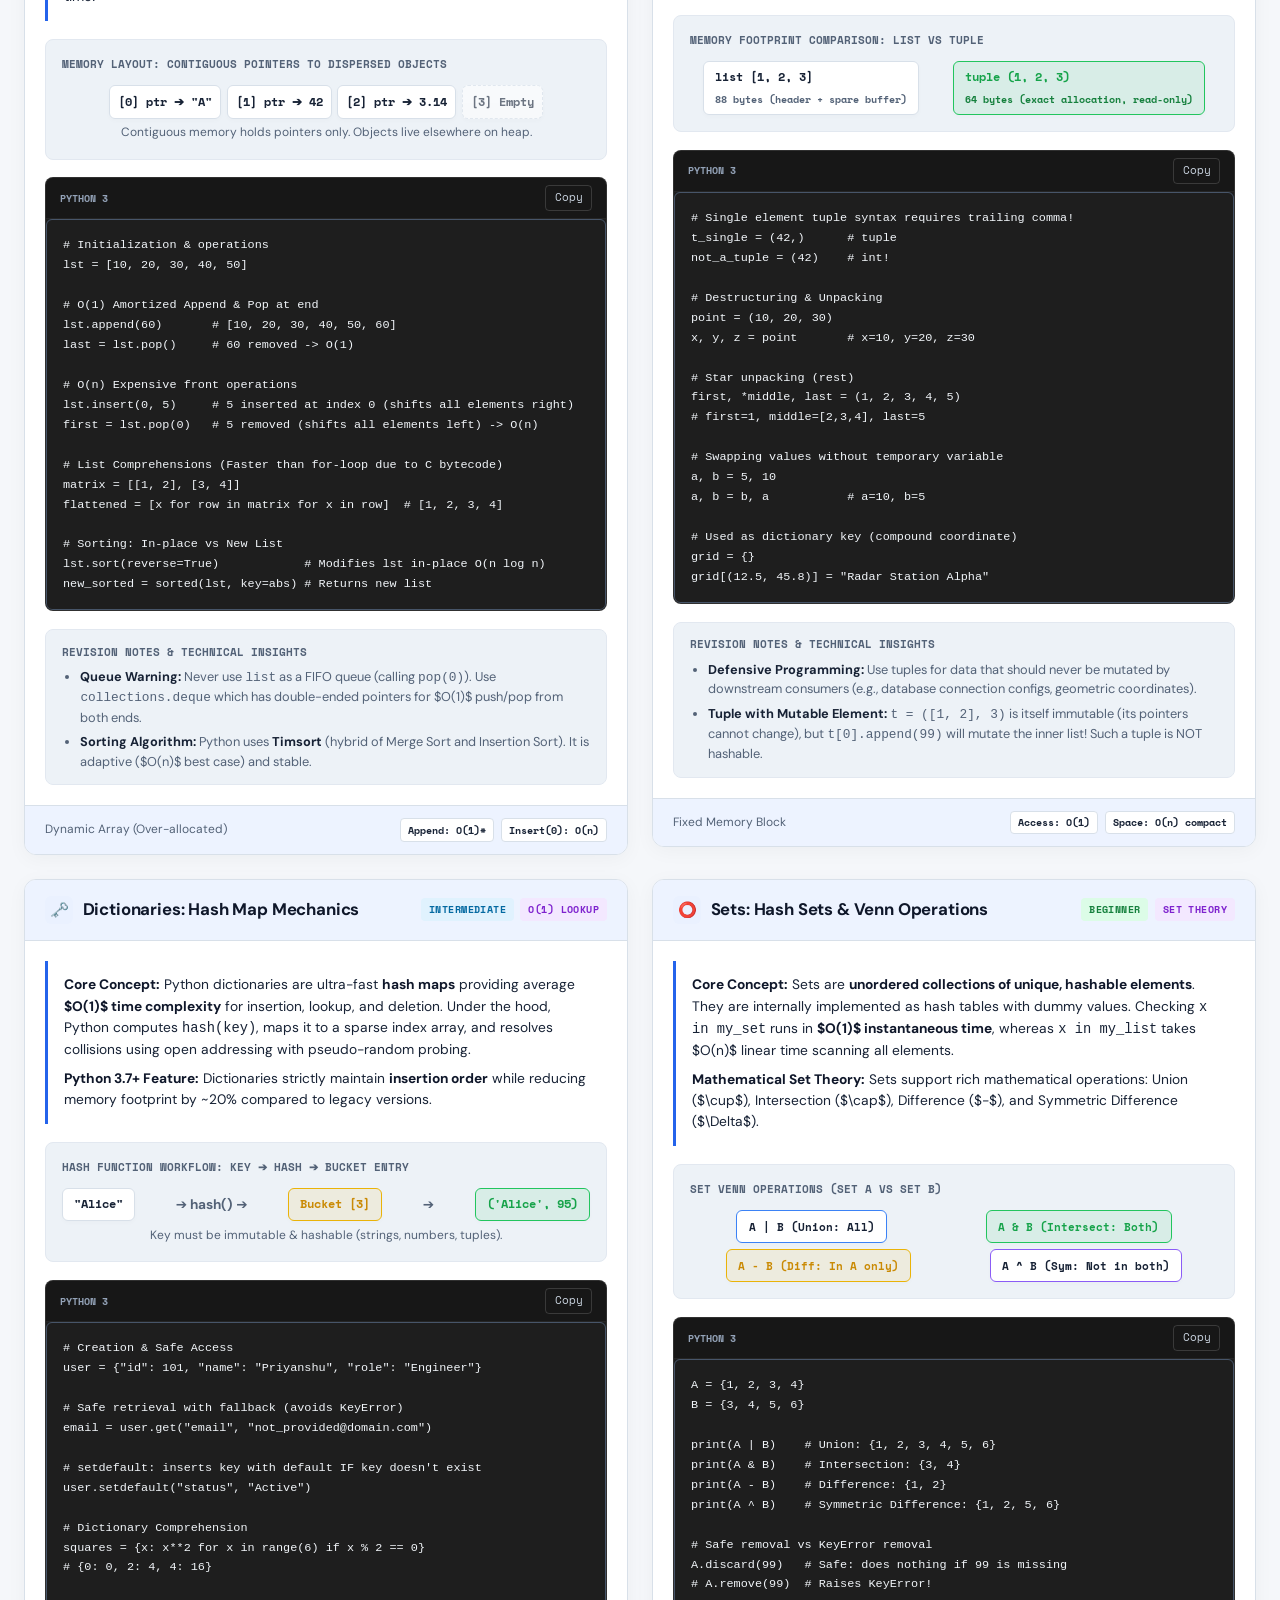
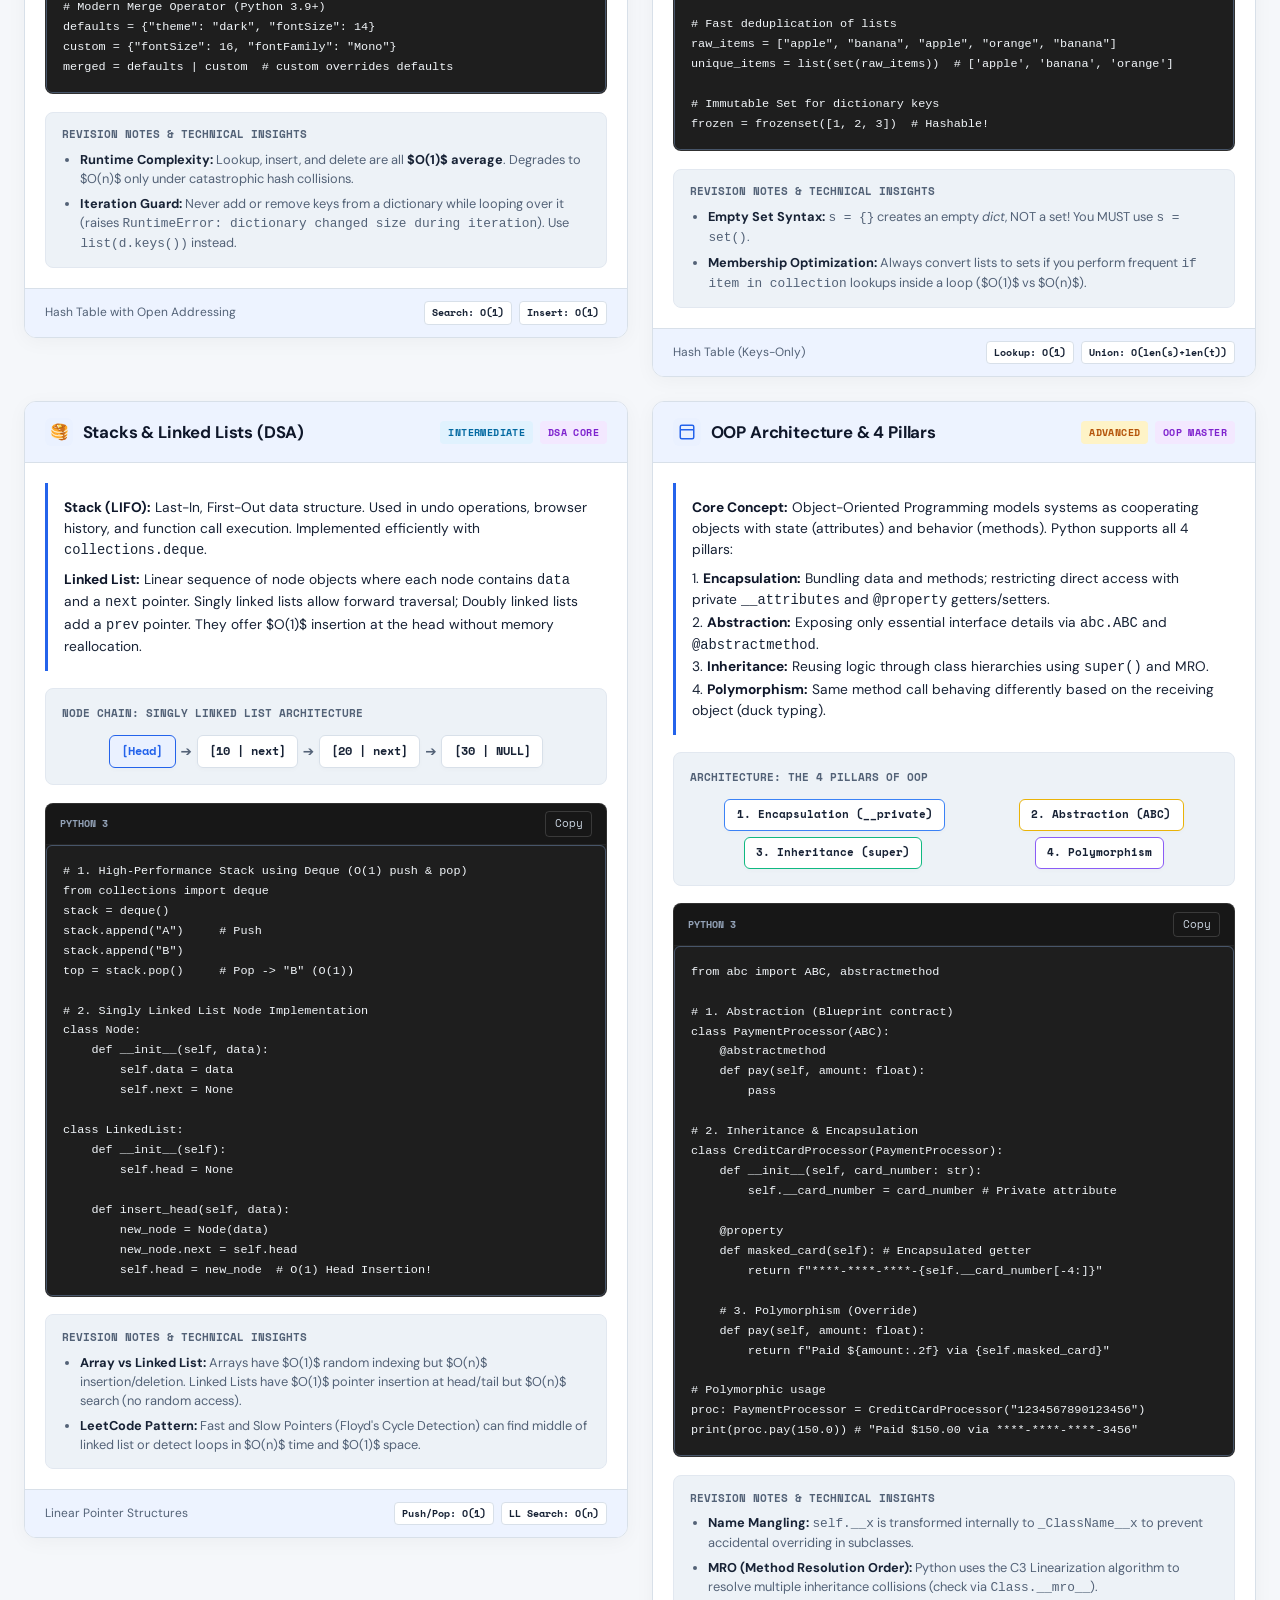
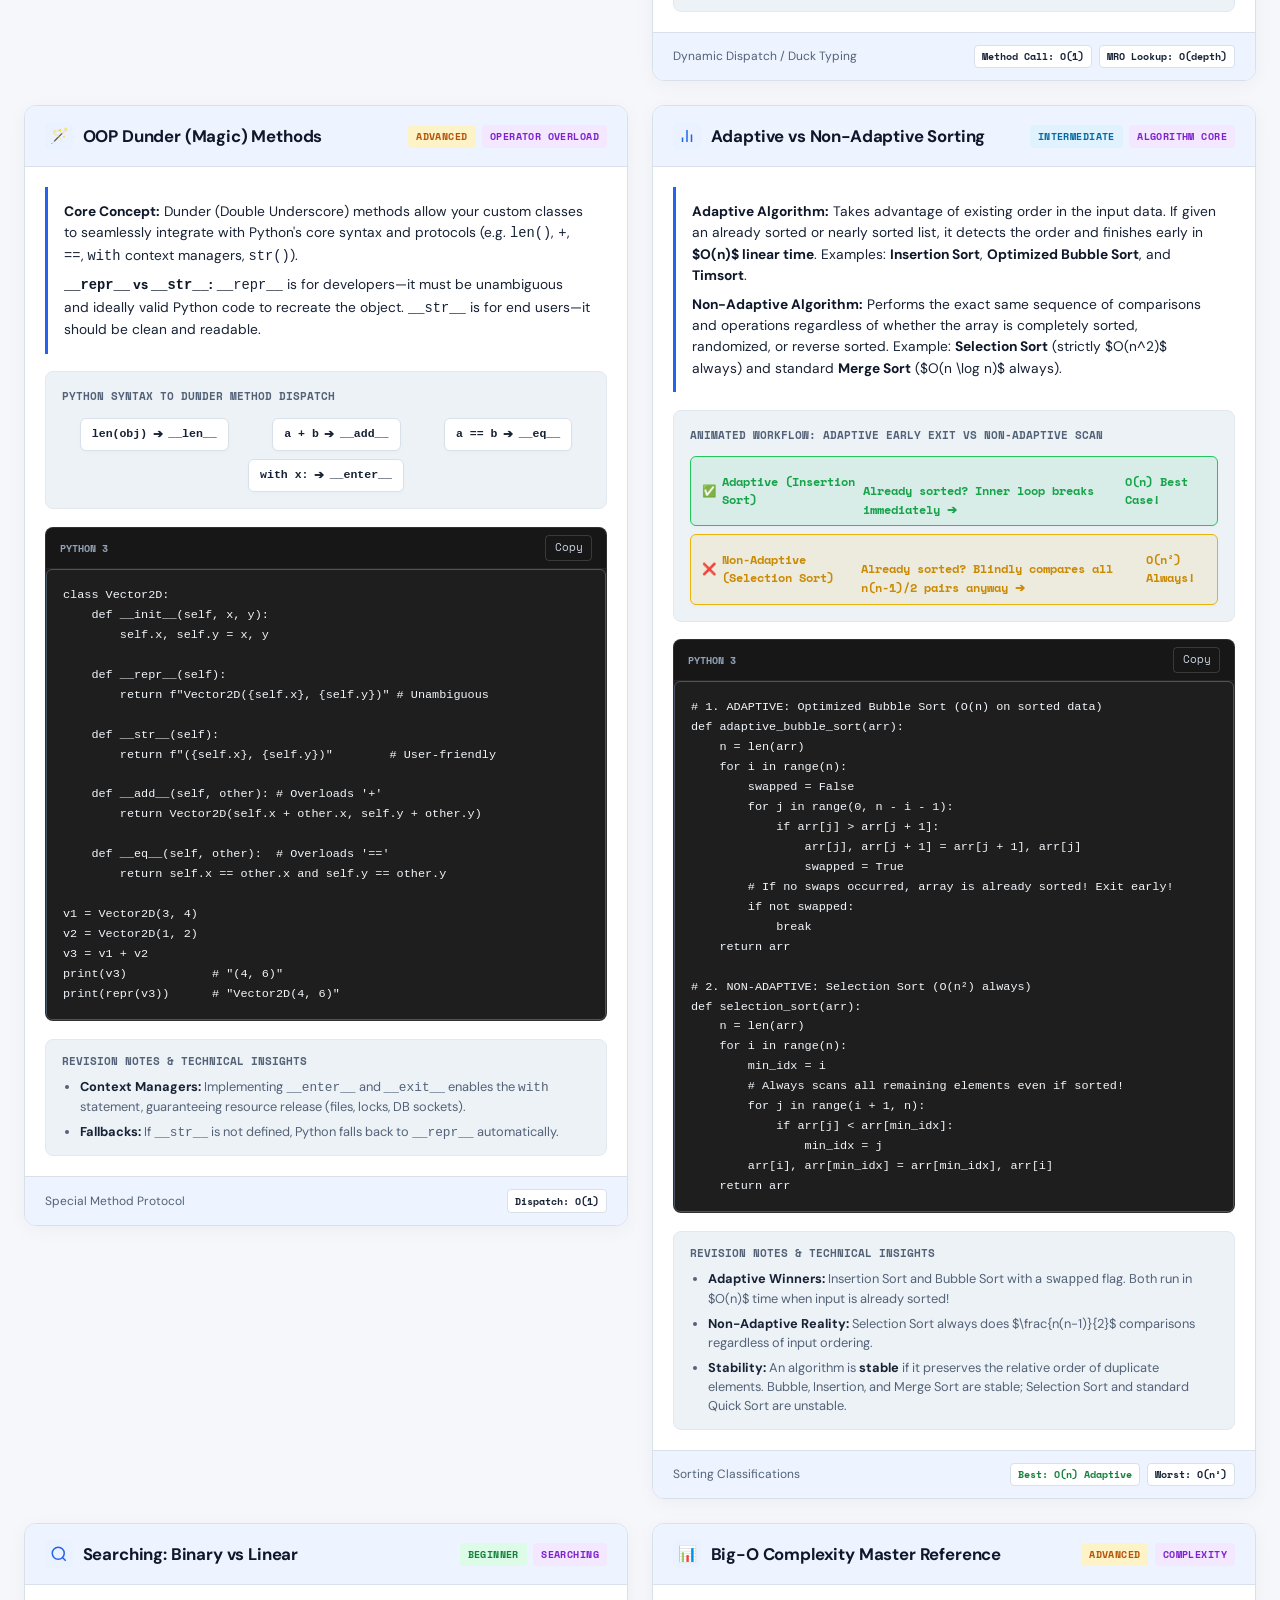
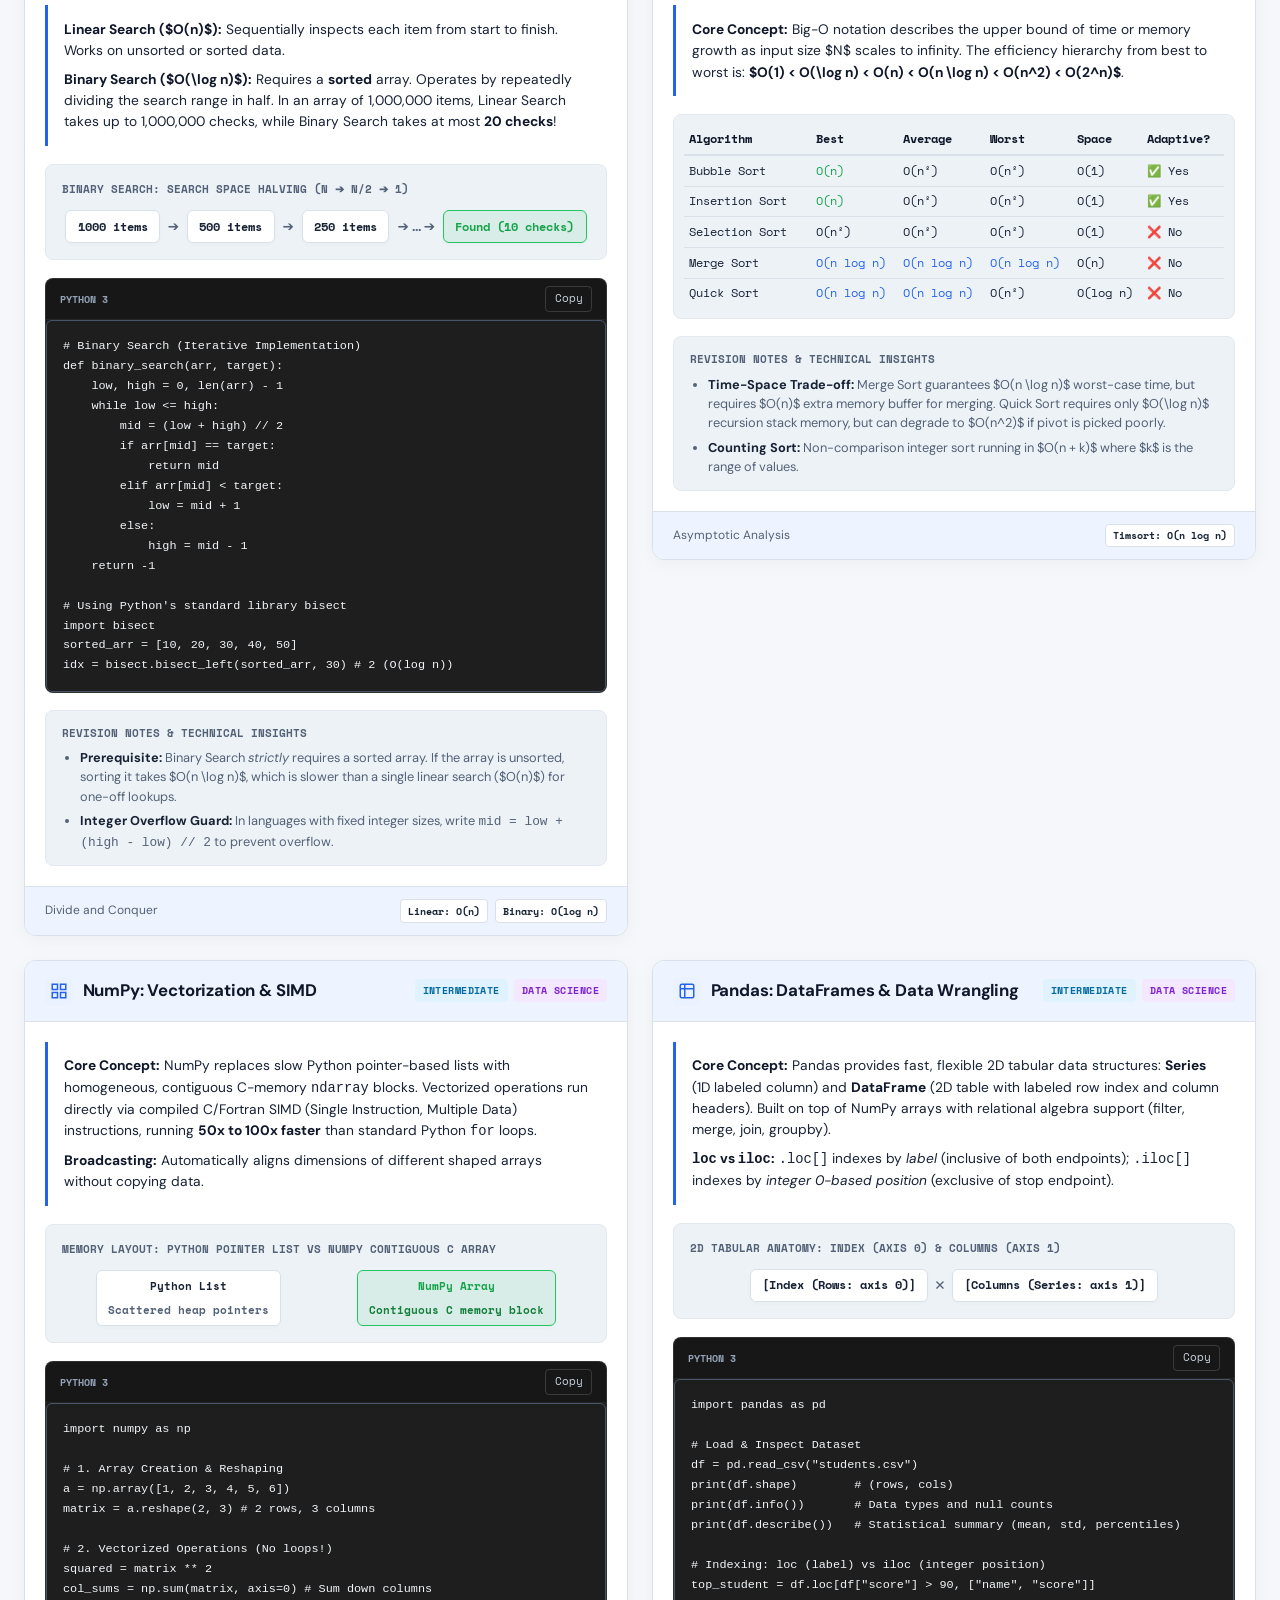
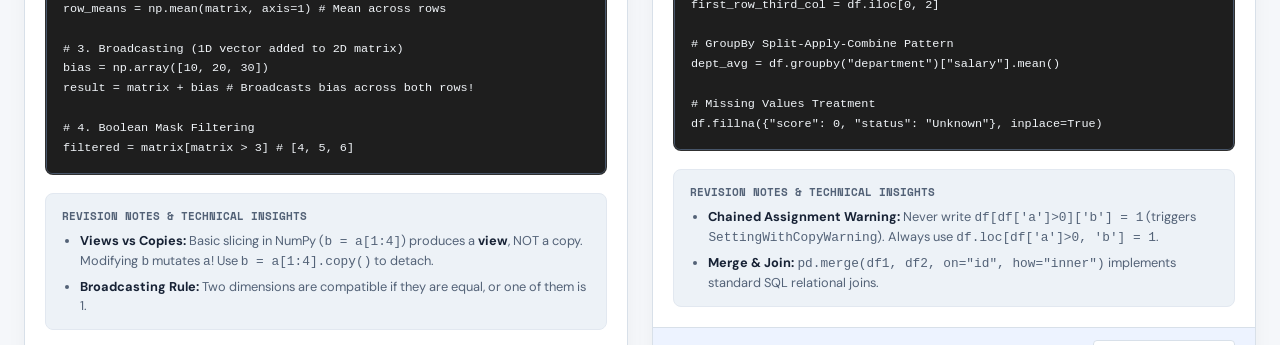
<file: website/cheat-sheet.html>
<!DOCTYPE html>
<html lang="en">
<head>
  <meta charset="UTF-8">
  <meta name="viewport" content="width=device-width, initial-scale=1.0">
  <title>Python & Data Science Cheat Sheet | Interactive Reference & Notes</title>
  <meta name="description" content="Comprehensive Python and Data Science visual reference — deep conceptual notes, animated workflows, memory models, OOP, algorithms, NumPy, and Pandas.">
  <link rel="preconnect" href="https://fonts.googleapis.com">
  <link rel="preconnect" href="https://fonts.gstatic.com" crossorigin>
  <link href="https://fonts.googleapis.com/css2?family=DM+Sans:ital,wght@0,400;0,500;0,600;0,700;1,400&family=Space+Mono:wght@400;700&display=swap" rel="stylesheet">
  <link rel="icon" href="assets/favicon.svg" type="image/svg+xml">
  <link rel="stylesheet" href="assets/css/site.css">
</head>
<body>

  <!-- ── Header ── -->
  <header class="site-header">
    <a class="brand" href="index.html" aria-label="Python Notes home">
      <span class="brand-mark"><img src="assets/python-logo.svg" alt="Python Logo" class="brand-logo" width="28" height="28"></span>
      <span>Python Notes</span>
    </a>
    <button class="nav-toggle" id="navToggle" aria-label="Toggle navigation" aria-expanded="false" aria-controls="siteNav">
      <svg viewBox="0 0 18 18" aria-hidden="true">
        <line x1="1" y1="4" x2="17" y2="4"/>
        <line x1="1" y1="9" x2="17" y2="9"/>
        <line x1="1" y1="14" x2="17" y2="14"/>
      </svg>
    </button>
    <nav class="site-nav" id="siteNav" aria-label="Primary navigation">
      <a href="index.html">Notes</a>
      <a href="library.html">Complete Library</a>
      <a class="active" href="cheat-sheet.html">Cheat Sheet</a>
      <a href="projects.html">Projects</a>
      <a href="resources.html">Resources</a>
      <a href="https://www.youtube.com/watch?v=-hh6raHUUvk&t=101s" target="_blank" rel="noreferrer">Video 1</a>
      <a href="https://www.youtube.com/watch?v=ERCMXc8x7mc" target="_blank" rel="noreferrer">OOP Video</a>
      <a href="https://github.com/PriyanshuKSharma/Python_For_DS-BeginnersLevel" target="_blank" rel="noreferrer">Repo</a>
    </nav>
    <button class="theme-toggle" id="themeToggle" aria-label="Switch theme" title="Switch theme">
      <svg class="sun-icon" viewBox="0 0 24 24" aria-hidden="true"><circle cx="12" cy="12" r="4"/><path d="M12 2v2M12 20v2M4.93 4.93l1.42 1.42M17.66 17.66l1.41 1.41M2 12h2M20 12h2M4.93 19.07l1.42-1.42M17.66 6.34l1.41-1.41"/></svg>
      <svg class="moon-icon" viewBox="0 0 24 24" aria-hidden="true"><path d="M20.5 14.4A8.5 8.5 0 0 1 9.6 3.5 8.5 8.5 0 1 0 20.5 14.4Z"/></svg>
    </button>
  </header>

  <!-- ── Page Header ── -->
  <div class="page-header">
    <p class="eyebrow">Comprehensive Knowledge Hub</p>
    <h1>Python & Data Science Visual Reference</h1>
    <p>Detailed conceptual breakdowns, visual execution workflows, memory models, beginner-to-advanced notes, and copyable code snippets for revision and interview prep.</p>
  </div>

  <!-- ── Cheat Sheet Layout ── -->
  <main class="cheat-layout">

    <!-- ── Filter & Search Controls ── -->
    <div class="cheat-controls">
      <div class="cheat-search-bar">
        <svg viewBox="0 0 24 24" aria-hidden="true" stroke-width="2">
          <circle cx="11" cy="11" r="8"></circle>
          <line x1="21" y1="21" x2="16.65" y2="16.65"></line>
        </svg>
        <input type="search" id="cheatSearchInput" placeholder="Filter by concept, keyword, data structure, algorithm, or syntax (e.g. adaptive, list slicing, oop, numpy)..." autocomplete="off">
        <button class="cheat-action-btn" id="clearSearchBtn" style="display: none;">Clear</button>
      </div>

      <div class="cheat-categories" id="categoryFilterBar">
        <button class="cat-tab active" data-category="all"><span>All Modules</span> <span class="badge-count">16</span></button>
        <button class="cat-tab" data-category="fundamentals"><span>Core Syntax & Memory</span> <span class="badge-count">4</span></button>
        <button class="cat-tab" data-category="data-structures"><span>Data Structures</span> <span class="badge-count">5</span></button>
        <button class="cat-tab" data-category="oop"><span>OOP Architecture</span> <span class="badge-count">2</span></button>
        <button class="cat-tab" data-category="algorithms"><span>Algorithms & Big-O</span> <span class="badge-count">3</span></button>
        <button class="cat-tab" data-category="datascience"><span>NumPy & Pandas</span> <span class="badge-count">2</span></button>
      </div>
    </div>

    <!-- ── Master Grid of Comprehensive Cards ── -->
    <div class="cheat-grid" id="cheatCardGrid">

      <!-- ════════════════ CARD 1: Variables & Memory Architecture ════════════════ -->
      <article class="cheat-card" data-category="fundamentals" data-tags="variables types memory mutability reference id stack heap">
        <header class="cheat-card-header">
          <div class="cheat-card-header-left">
            <span class="topic-icon"><svg viewBox="0 0 24 24" width="18" height="18" fill="none" stroke="currentColor" stroke-width="2"><path d="M21 16V8a2 2 0 0 0-1-1.73l-7-4a2 2 0 0 0-2 0l-7 4A2 2 0 0 0 3 8v8a2 2 0 0 0 1 1.73l7 4a2 2 0 0 0 2 0l7-4A2 2 0 0 0 21 16z"></path></svg></span>
            <div>
              <h3>Variables & Memory Architecture</h3>
            </div>
          </div>
          <div class="cheat-card-badges">
            <span class="tag-badge beginner">Beginner</span>
            <span class="tag-badge core">Core Model</span>
          </div>
        </header>

        <div class="cheat-card-body">
          <div class="card-concept">
            <p><strong>Core Concept:</strong> In Python, <em>variables are references (pointers) to objects in heap memory</em>, not memory boxes holding raw data. When you write <code>x = 10</code>, Python allocates an integer object <code>10</code> in heap memory and binds the name <code>x</code> to its memory address.</p>
            <p><strong>Immutability vs Mutability:</strong> Primitive types (<code>int</code>, <code>float</code>, <code>str</code>, <code>tuple</code>) are <strong>immutable</strong>—modifying them re-allocates a brand new object. Collections like <code>list</code>, <code>dict</code>, and <code>set</code> are <strong>mutable</strong>—mutating them changes the object in place, affecting all variables referencing that same memory address.</p>
          </div>

          <div class="card-diagram">
            <div class="diagram-title">
              <span>Visual Workflow: Stack Reference → Heap Object</span>
              <span class="tag-badge core">CPython Model</span>
            </div>
            <div class="mem-diagram">
              <div class="mem-stack">
                <div class="mem-label">Stack (Names)</div>
                <div class="mem-var"><span>a</span> <span>ptr ➔</span></div>
                <div class="mem-var"><span>b</span> <span>ptr ➔</span></div>
                <div class="mem-var"><span>c = [1,2]</span> <span>ptr ➔</span></div>
              </div>
              <div class="flow-arrow">➔</div>
              <div class="mem-heap">
                <div class="mem-label">Heap (Objects)</div>
                <div class="mem-obj"><span>int: 10</span> <small style="display:block; opacity:0.8;">id: 0x10a8 (shared)</small></div>
                <div class="mem-obj" style="background: rgba(37, 132, 91, 0.15); border-color:#86efac; color:#166534;">
                  <span>list: [1, 2]</span> <small style="display:block; opacity:0.8;">Mutable in-place</small>
                </div>
              </div>
            </div>
          </div>

          <div class="card-code-wrap">
            <div class="code-header">
              <span class="code-lang">Python 3</span>
              <button class="copy-btn" data-target="code-var-mem">Copy</button>
            </div>
            <pre id="code-var-mem"><code># Primitive assignment & identity
x = 10
y = x
print(x is y)        # True (both point to same memory address in heap)
print(id(x) == id(y))# True

# Mutable reference aliasing trap
list_a = [1, 2, 3]
list_b = list_a      # Copies POINTER, not the list!
list_b.append(4)
print(list_a)        # [1, 2, 3, 4] -> Both changed!

# Safe independent clone
list_c = list_a.copy() # Shallow clone allocates new heap list
list_c.append(99)
print(list_a)        # [1, 2, 3, 4] -> Unchanged!</code></pre>
          </div>

          <div class="card-notes">
            <div class="notes-title">Revision Notes & Technical Insights</div>
            <ul>
              <li><strong><code>is</code> vs <code>==</code>:</strong> <code>==</code> compares <em>values/equality</em>; <code>is</code> compares <em>memory address identity</em> (<code>id(a) == id(b)</code>).</li>
              <li><strong>Integer Interning:</strong> CPython pre-caches small integers from <code>-5</code> to <code>256</code> in memory. Therefore <code>a = 100; b = 100; a is b</code> is <code>True</code>.</li>
              <li><strong>Pro Tip:</strong> Always use <code>copy.deepcopy()</code> for nested data structures (lists of dicts, 2D arrays).</li>
            </ul>
          </div>
        </div>

        <footer class="cheat-card-footer">
          <span style="color:var(--ink-soft);">CPython Memory Heap</span>
          <div class="complexity-pills">
            <span class="comp-pill">Access: O(1)</span>
            <span class="comp-pill">Ref Count: O(1)</span>
          </div>
        </footer>
      </article>

      <!-- ════════════════ CARD 2: Control Flow & Decision Logic ════════════════ -->
      <article class="cheat-card" data-category="fundamentals" data-tags="control flow if elif else loops while for break continue for-else">
        <header class="cheat-card-header">
          <div class="cheat-card-header-left">
            <span class="topic-icon"><svg viewBox="0 0 24 24" width="18" height="18" fill="none" stroke="currentColor" stroke-width="2"><line x1="6" y1="3" x2="6" y2="15"></line><circle cx="18" cy="6" r="3"></circle><circle cx="6" cy="18" r="3"></circle><path d="M18 9a9 9 0 0 1-9 9"></path></svg></span>
            <div>
              <h3>Control Flow & Decision Logic</h3>
            </div>
          </div>
          <div class="cheat-card-badges">
            <span class="tag-badge beginner">Beginner</span>
            <span class="tag-badge core">Branching</span>
          </div>
        </header>

        <div class="cheat-card-body">
          <div class="card-concept">
            <p><strong>Core Concept:</strong> Python executes instructions sequentially unless redirected by conditional branching (<code>if/elif/else</code>) or loops (<code>for/while</code>). Python evaluates truthiness using standard falsy values: <code>0, 0.0, "", [], {}, set(), None, False</code>.</p>
            <p><strong>Loop Controls:</strong> <code>break</code> immediately terminates the enclosing loop; <code>continue</code> skips the remaining statements of the current iteration and jumps to the next cycle; <code>for...else</code> executes the <code>else</code> block <em>only if the loop terminated naturally without hitting a <code>break</code></em>.</p>
          </div>

          <div class="card-diagram">
            <div class="diagram-title">
              <span>Execution Flowchart: Loop with Break vs Continue vs Else</span>
            </div>
            <div class="workflow-row" style="justify-content: space-between; margin: 0.5rem 0;">
              <span class="flow-step">1. Loop Start</span>
              <span class="flow-arrow">➔</span>
              <span class="flow-step active">2. Condition Check</span>
              <span class="flow-arrow">➔</span>
              <span class="flow-step warn">3. Condition Met?</span>
            </div>
            <div class="workflow-row" style="margin-top: 0.4rem; gap: 0.8rem;">
              <span class="flow-step" style="border-color:#ef4444; color:#ef4444;"><code>break</code>: Abort Loop (skip else)</span>
              <span class="flow-step" style="border-color:#3b82f6; color:#3b82f6;"><code>continue</code>: Next Step</span>
              <span class="flow-step success">Finished? Run <code>else</code></span>
            </div>
          </div>

          <div class="card-code-wrap">
            <div class="code-header">
              <span class="code-lang">Python 3</span>
              <button class="copy-btn" data-target="code-control-flow">Copy</button>
            </div>
            <pre id="code-control-flow"><code># Short-circuit logic evaluation
# 'and' returns first falsy or last truthy; 'or' returns first truthy
user = None
name = user or "Guest"  # Evaluates to "Guest"

# Elegant For-Else (Search without boolean flag)
numbers = [2, 4, 6, 8, 10]
target = 7

for num in numbers:
    if num == target:
        print(f"Found {target}!")
        break
else:
    # Runs ONLY if the loop finished without encountering a 'break'
    print(f"{target} was NOT found in list!")

# Conditional Expression (Ternary)
status = "Adult" if age >= 18 else "Minor"</code></pre>
          </div>

          <div class="card-notes">
            <div class="notes-title">Revision Notes & Technical Insights</div>
            <ul>
              <li><strong>Short-circuiting:</strong> In <code>A and B</code>, if <code>A</code> is falsy, <code>B</code> is never evaluated. In <code>A or B</code>, if <code>A</code> is truthy, <code>B</code> is never evaluated.</li>
              <li><strong>The <code>for-else</code> Pattern:</strong> Eliminates boilerplate flags like <code>found = False</code> when searching or checking for prime numbers.</li>
            </ul>
          </div>
        </div>

        <footer class="cheat-card-footer">
          <span style="color:var(--ink-soft);">Iteration & Conditions</span>
          <div class="complexity-pills">
            <span class="comp-pill">Branch: O(1)</span>
            <span class="comp-pill">Loop: O(n)</span>
          </div>
        </footer>
      </article>

      <!-- ════════════════ CARD 3: Functions & Call Stack ════════════════ -->
      <article class="cheat-card" data-category="fundamentals" data-tags="functions lambda args kwargs scope legb closures call stack">
        <header class="cheat-card-header">
          <div class="cheat-card-header-left">
            <span class="topic-icon"><svg viewBox="0 0 24 24" width="18" height="18" fill="none" stroke="currentColor" stroke-width="2"><line x1="18" y1="20" x2="18" y2="10"></line><line x1="12" y1="20" x2="12" y2="4"></line><line x1="6" y1="20" x2="6" y2="14"></line></svg></span>
            <div>
              <h3>Functions, Scopes & Lambda</h3>
            </div>
          </div>
          <div class="cheat-card-badges">
            <span class="tag-badge intermediate">Intermediate</span>
            <span class="tag-badge core">Execution</span>
          </div>
        </header>

        <div class="cheat-card-body">
          <div class="card-concept">
            <p><strong>Core Concept:</strong> Functions are first-class citizens in Python—they can be assigned to variables, passed as arguments, and returned from other functions. Python resolves identifiers using the <strong>LEGB Rule</strong> (Local → Enclosing → Global → Built-in).</p>
            <p><strong>Argument Packing:</strong> <code>*args</code> captures extra positional arguments into an immutable <code>tuple</code>; <code>**kwargs</code> captures extra keyword arguments into a <code>dict</code>. Lambda functions provide anonymous, inline single-expression functions.</p>
          </div>

          <div class="card-diagram">
            <div class="diagram-title">
              <span>LEGB Scope Hierarchy & Call Stack Activation</span>
            </div>
            <div class="workflow-row" style="gap: 0.4rem; justify-content: center;">
              <span class="flow-step active" style="font-size:0.7rem;">L: Local (Inside def)</span>
              <span class="flow-arrow">➔</span>
              <span class="flow-step" style="font-size:0.7rem;">E: Enclosing (Closure)</span>
              <span class="flow-arrow">➔</span>
              <span class="flow-step" style="font-size:0.7rem;">G: Global (Module)</span>
              <span class="flow-arrow">➔</span>
              <span class="flow-step" style="font-size:0.7rem;">B: Built-in</span>
            </div>
          </div>

          <div class="card-code-wrap">
            <div class="code-header">
              <span class="code-lang">Python 3</span>
              <button class="copy-btn" data-target="code-func-scope">Copy</button>
            </div>
            <pre id="code-func-scope"><code># Flexible argument packing
def super_logger(prefix, *args, **kwargs):
    # args is a tuple; kwargs is a dict
    msg = " ".join(str(a) for a in args)
    tags = " ".join(f"[{k}={v}]" for k, v in kwargs.items())
    print(f"{prefix}: {msg} {tags}")

super_logger("INFO", "User", 42, "logged in", ip="127.0.0.1", role="Admin")

# DANGEROUS PITFALL: Default mutable argument!
# def append_bad(val, lst=[]):  # BUG: lst created ONCE at def time!
def append_safe(val, lst=None):
    if lst is None:
        lst = []
    lst.append(val)
    return lst

# Higher-order lambdas with map / filter
nums = [1, 2, 3, 4, 5, 6]
evens_squared = list(map(lambda x: x**2, filter(lambda x: x % 2 == 0, nums)))
# Result: [4, 16, 36]</code></pre>
          </div>

          <div class="card-notes">
            <div class="notes-title">Revision Notes & Technical Insights</div>
            <ul>
              <li><strong>Default Mutable Trap:</strong> Default parameters are evaluated <em>once when the function is defined</em>, not every time it is called. Never write <code>def f(x=[])</code>; always use <code>def f(x=None)</code>.</li>
              <li><strong>Keyword-only arguments:</strong> <code>def f(a, *, b):</code> forces caller to pass <code>b</code> as a named keyword argument (<code>f(1, b=2)</code>).</li>
            </ul>
          </div>
        </div>

        <footer class="cheat-card-footer">
          <span style="color:var(--ink-soft);">Call Stack Frames</span>
          <div class="complexity-pills">
            <span class="comp-pill">Call: O(1)</span>
            <span class="comp-pill">Stack: O(depth)</span>
          </div>
        </footer>
      </article>

      <!-- ════════════════ CARD 4: Strings & Slicing Mechanics ════════════════ -->
      <article class="cheat-card" data-category="fundamentals" data-tags="strings slicing indexing immutability formatting regex">
        <header class="cheat-card-header">
          <div class="cheat-card-header-left">
            <span class="topic-icon"><svg viewBox="0 0 24 24" width="18" height="18" fill="none" stroke="currentColor" stroke-width="2"><polyline points="4 7 4 4 20 4 20 7"></polyline><line x1="9" y1="20" x2="15" y2="20"></line><line x1="12" y1="4" x2="12" y2="20"></line></svg></span>
            <div>
              <h3>Strings & Dual-Index Slicing</h3>
            </div>
          </div>
          <div class="cheat-card-badges">
            <span class="tag-badge beginner">Beginner</span>
            <span class="tag-badge core">Indexing</span>
          </div>
        </header>

        <div class="cheat-card-body">
          <div class="card-concept">
            <p><strong>Core Concept:</strong> Python strings are immutable sequences of Unicode code points. Because they are immutable, concatenating strings in a loop with <code>+=</code> creates a new string object on every step ($O(n^2)$ overhead). Always use <code>"".join(list)</code> for $O(n)$ linear efficiency.</p>
            <p><strong>Slicing Formula:</strong> <code>sequence[start:stop:step]</code> extracts elements from <code>start</code> up to (but excluding) <code>stop</code>, incrementing by <code>step</code>. Negative step moves backward.</p>
          </div>

          <div class="card-diagram">
            <div class="diagram-title">
              <span>Visual Tape: "PYTHON" Dual-Index Memory Layout</span>
            </div>
            <div class="slicing-tape">
              <div class="tape-indices">
                <span class="tape-index">+0</span><span class="tape-index">+1</span><span class="tape-index">+2</span><span class="tape-index">+3</span><span class="tape-index">+4</span><span class="tape-index">+5</span>
              </div>
              <div class="tape-cells">
                <div class="tape-cell slice-highlight">P</div>
                <div class="tape-cell slice-highlight">Y</div>
                <div class="tape-cell slice-highlight">T</div>
                <div class="tape-cell">H</div>
                <div class="tape-cell">O</div>
                <div class="tape-cell">N</div>
              </div>
              <div class="tape-indices negative">
                <span class="tape-index">-6</span><span class="tape-index">-5</span><span class="tape-index">-4</span><span class="tape-index">-3</span><span class="tape-index">-2</span><span class="tape-index">-1</span>
              </div>
            </div>
            <p style="font-size:0.75rem; color:var(--ink-soft); margin:0.3rem 0 0; text-align:center;">
              Highlight: <code>s[0:3]</code> or <code>s[:-3]</code> extracts <code>"PYT"</code>
            </p>
          </div>

          <div class="card-code-wrap">
            <div class="code-header">
              <span class="code-lang">Python 3</span>
              <button class="copy-btn" data-target="code-strings">Copy</button>
            </div>
            <pre id="code-strings"><code>s = "PythonDataScience"

# Slicing mechanics
print(s[0:6])         # "Python" (indexes 0..5)
print(s[-7:])         # "Science" (last 7 chars)
print(s[::2])         # "PtoDtSine" (every 2nd char)
print(s[::-1])        # "ecneicSataDnohtyP" (Reverse string)

# Modern f-strings with formatting specifiers
pi, score = 3.1415926, 92.5
print(f"PI: {pi:.2f} | Score: {score:05.1f}") # "PI: 3.14 | Score: 092.5"

# Efficient string joining
words = ["Python", "For", "Data", "Science"]
sentence = " ".join(words) # O(n) runtime, single allocation!</code></pre>
          </div>

          <div class="card-notes">
            <div class="notes-title">Revision Notes & Technical Insights</div>
            <ul>
              <li><strong>Immutability:</strong> <code>s[0] = 'J'</code> raises a <code>TypeError</code>. Use <code>s = 'J' + s[1:]</code> or convert to a <code>list</code> first.</li>
              <li><strong>Reverse String:</strong> <code>s[::-1]</code> creates a new reversed string in $O(n)$ time using optimized C slicing.</li>
            </ul>
          </div>
        </div>

        <footer class="cheat-card-footer">
          <span style="color:var(--ink-soft);">Unicode UTF-8 / PEP 393</span>
          <div class="complexity-pills">
            <span class="comp-pill">Index: O(1)</span>
            <span class="comp-pill">Slice: O(k)</span>
          </div>
        </footer>
      </article>

      <!-- ════════════════ CARD 5: Lists (Dynamic Arrays) ════════════════ -->
      <article class="cheat-card" data-category="data-structures" data-tags="lists dynamic array append slicing pop comprehension mutable">
        <header class="cheat-card-header">
          <div class="cheat-card-header-left">
            <span class="topic-icon"><svg viewBox="0 0 24 24" width="18" height="18" fill="none" stroke="currentColor" stroke-width="2"><line x1="8" y1="6" x2="21" y2="6"></line><line x1="8" y1="12" x2="21" y2="12"></line><line x1="8" y1="18" x2="21" y2="18"></line></svg></span>
            <div>
              <h3>Lists: Dynamic Array Mechanics</h3>
            </div>
          </div>
          <div class="cheat-card-badges">
            <span class="tag-badge intermediate">Intermediate</span>
            <span class="tag-badge core">Data Structure</span>
          </div>
        </header>

        <div class="cheat-card-body">
          <div class="card-concept">
            <p><strong>Core Concept:</strong> Python lists are implemented as <strong>contiguous dynamic arrays of 64-bit pointers</strong> to heap objects. They support $O(1)$ random index access via pointer arithmetic. When full, CPython reallocates with an over-allocation growth factor (<code>0, 4, 8, 16, 25, 35, 46...</code>) to guarantee <strong>amortized $O(1)$ append</strong>.</p>
            <p><strong>Caution:</strong> Inserting or popping at the front (<code>lst.insert(0, val)</code> or <code>lst.pop(0)</code>) requires shifting all $N$ elements right or left, taking $O(n)$ linear time!</p>
          </div>

          <div class="card-diagram">
            <div class="diagram-title">
              <span>Memory Layout: Contiguous Pointers to Dispersed Objects</span>
            </div>
            <div class="workflow-row" style="justify-content: center; gap: 0.35rem;">
              <span class="flow-step" style="padding:0.4rem 0.5rem;">[0] ptr ➔ "A"</span>
              <span class="flow-step" style="padding:0.4rem 0.5rem;">[1] ptr ➔ 42</span>
              <span class="flow-step" style="padding:0.4rem 0.5rem;">[2] ptr ➔ 3.14</span>
              <span class="flow-step" style="padding:0.4rem 0.5rem; border-style:dashed; opacity:0.6;">[3] Empty</span>
            </div>
            <p style="font-size:0.75rem; color:var(--ink-soft); margin:0.3rem 0 0; text-align:center;">
              Contiguous memory holds pointers only. Objects live elsewhere on heap.
            </p>
          </div>

          <div class="card-code-wrap">
            <div class="code-header">
              <span class="code-lang">Python 3</span>
              <button class="copy-btn" data-target="code-lists">Copy</button>
            </div>
            <pre id="code-lists"><code># Initialization & operations
lst = [10, 20, 30, 40, 50]

# O(1) Amortized Append & Pop at end
lst.append(60)       # [10, 20, 30, 40, 50, 60]
last = lst.pop()     # 60 removed -> O(1)

# O(n) Expensive front operations
lst.insert(0, 5)     # 5 inserted at index 0 (shifts all elements right)
first = lst.pop(0)   # 5 removed (shifts all elements left) -> O(n)

# List Comprehensions (Faster than for-loop due to C bytecode)
matrix = [[1, 2], [3, 4]]
flattened = [x for row in matrix for x in row]  # [1, 2, 3, 4]

# Sorting: In-place vs New List
lst.sort(reverse=True)            # Modifies lst in-place O(n log n)
new_sorted = sorted(lst, key=abs) # Returns new list</code></pre>
          </div>

          <div class="card-notes">
            <div class="notes-title">Revision Notes & Technical Insights</div>
            <ul>
              <li><strong>Queue Warning:</strong> Never use <code>list</code> as a FIFO queue (calling <code>pop(0)</code>). Use <code>collections.deque</code> which has double-ended pointers for $O(1)$ push/pop from both ends.</li>
              <li><strong>Sorting Algorithm:</strong> Python uses <strong>Timsort</strong> (hybrid of Merge Sort and Insertion Sort). It is adaptive ($O(n)$ best case) and stable.</li>
            </ul>
          </div>
        </div>

        <footer class="cheat-card-footer">
          <span style="color:var(--ink-soft);">Dynamic Array (Over-allocated)</span>
          <div class="complexity-pills">
            <span class="comp-pill">Append: O(1)*</span>
            <span class="comp-pill">Insert(0): O(n)</span>
          </div>
        </footer>
      </article>

      <!-- ════════════════ CARD 6: Tuples (Immutability & Safety) ════════════════ -->
      <article class="cheat-card" data-category="data-structures" data-tags="tuples immutable packing unpacking hashable namedtuple">
        <header class="cheat-card-header">
          <div class="cheat-card-header-left">
            <span class="topic-icon"><svg viewBox="0 0 24 24" width="18" height="18" fill="none" stroke="currentColor" stroke-width="2"><rect x="3" y="11" width="18" height="11" rx="2"></rect><path d="M7 11V7a5 5 0 0 1 10 0v4"></path></svg></span>
            <div>
              <h3>Tuples: Immutability & Memory Packing</h3>
            </div>
          </div>
          <div class="cheat-card-badges">
            <span class="tag-badge beginner">Beginner</span>
            <span class="tag-badge core">Immutability</span>
          </div>
        </header>

        <div class="cheat-card-body">
          <div class="card-concept">
            <p><strong>Core Concept:</strong> Tuples are <strong>immutable ordered sequences</strong>. Once created, their size and element pointers cannot be altered. Because of their immutability, Python allocates exact memory without over-allocation buffers, making them more lightweight than lists.</p>
            <p><strong>Hashability & Dict Keys:</strong> If a tuple contains only immutable elements, it is <strong>hashable</strong> and can be used as a key in a dictionary or stored in a set (lists cannot!).</p>
          </div>

          <div class="card-diagram">
            <div class="diagram-title">
              <span>Memory Footprint Comparison: List vs Tuple</span>
            </div>
            <div class="workflow-row" style="justify-content: space-around;">
              <div class="flow-step" style="flex-direction: column; align-items: flex-start;">
                <strong>list [1, 2, 3]</strong>
                <small style="color:var(--ink-soft);">88 bytes (header + spare buffer)</small>
              </div>
              <div class="flow-step success" style="flex-direction: column; align-items: flex-start;">
                <strong>tuple (1, 2, 3)</strong>
                <small style="color:#15803d;">64 bytes (exact allocation, read-only)</small>
              </div>
            </div>
          </div>

          <div class="card-code-wrap">
            <div class="code-header">
              <span class="code-lang">Python 3</span>
              <button class="copy-btn" data-target="code-tuples">Copy</button>
            </div>
            <pre id="code-tuples"><code># Single element tuple syntax requires trailing comma!
t_single = (42,)      # tuple
not_a_tuple = (42)    # int!

# Destructuring & Unpacking
point = (10, 20, 30)
x, y, z = point       # x=10, y=20, z=30

# Star unpacking (rest)
first, *middle, last = (1, 2, 3, 4, 5)
# first=1, middle=[2,3,4], last=5

# Swapping values without temporary variable
a, b = 5, 10
a, b = b, a           # a=10, b=5

# Used as dictionary key (compound coordinate)
grid = {}
grid[(12.5, 45.8)] = "Radar Station Alpha"</code></pre>
          </div>

          <div class="card-notes">
            <div class="notes-title">Revision Notes & Technical Insights</div>
            <ul>
              <li><strong>Defensive Programming:</strong> Use tuples for data that should never be mutated by downstream consumers (e.g., database connection configs, geometric coordinates).</li>
              <li><strong>Tuple with Mutable Element:</strong> <code>t = ([1, 2], 3)</code> is itself immutable (its pointers cannot change), but <code>t[0].append(99)</code> will mutate the inner list! Such a tuple is NOT hashable.</li>
            </ul>
          </div>
        </div>

        <footer class="cheat-card-footer">
          <span style="color:var(--ink-soft);">Fixed Memory Block</span>
          <div class="complexity-pills">
            <span class="comp-pill">Access: O(1)</span>
            <span class="comp-pill">Space: O(n) compact</span>
          </div>
        </footer>
      </article>

      <!-- ════════════════ CARD 7: Dictionaries (Hash Maps) ════════════════ -->
      <article class="cheat-card" data-category="data-structures" data-tags="dictionaries hash map hash table lookup default mutable">
        <header class="cheat-card-header">
          <div class="cheat-card-header-left">
            <span class="topic-icon">🗝️</span>
            <div>
              <h3>Dictionaries: Hash Map Mechanics</h3>
            </div>
          </div>
          <div class="cheat-card-badges">
            <span class="tag-badge intermediate">Intermediate</span>
            <span class="tag-badge core">O(1) Lookup</span>
          </div>
        </header>

        <div class="cheat-card-body">
          <div class="card-concept">
            <p><strong>Core Concept:</strong> Python dictionaries are ultra-fast <strong>hash maps</strong> providing average <strong>$O(1)$ time complexity</strong> for insertion, lookup, and deletion. Under the hood, Python computes <code>hash(key)</code>, maps it to a sparse index array, and resolves collisions using open addressing with pseudo-random probing.</p>
            <p><strong>Python 3.7+ Feature:</strong> Dictionaries strictly maintain <strong>insertion order</strong> while reducing memory footprint by ~20% compared to legacy versions.</p>
          </div>

          <div class="card-diagram">
            <div class="diagram-title">
              <span>Hash Function Workflow: Key ➔ Hash ➔ Bucket Entry</span>
            </div>
            <div class="workflow-row" style="justify-content: space-between;">
              <span class="flow-step">"Alice"</span>
              <span class="flow-arrow">➔ hash() ➔</span>
              <span class="flow-step warn">Bucket [3]</span>
              <span class="flow-arrow">➔</span>
              <span class="flow-step success">('Alice', 95)</span>
            </div>
            <p style="font-size:0.75rem; color:var(--ink-soft); margin:0.3rem 0 0; text-align:center;">
              Key must be immutable & hashable (strings, numbers, tuples).
            </p>
          </div>

          <div class="card-code-wrap">
            <div class="code-header">
              <span class="code-lang">Python 3</span>
              <button class="copy-btn" data-target="code-dicts">Copy</button>
            </div>
            <pre id="code-dicts"><code># Creation & Safe Access
user = {"id": 101, "name": "Priyanshu", "role": "Engineer"}

# Safe retrieval with fallback (avoids KeyError)
email = user.get("email", "not_provided@domain.com")

# setdefault: inserts key with default IF key doesn't exist
user.setdefault("status", "Active")

# Dictionary Comprehension
squares = {x: x**2 for x in range(6) if x % 2 == 0}
# {0: 0, 2: 4, 4: 16}

# Modern Merge Operator (Python 3.9+)
defaults = {"theme": "dark", "fontSize": 14}
custom = {"fontSize": 16, "fontFamily": "Mono"}
merged = defaults | custom  # custom overrides defaults</code></pre>
          </div>

          <div class="card-notes">
            <div class="notes-title">Revision Notes & Technical Insights</div>
            <ul>
              <li><strong>Runtime Complexity:</strong> Lookup, insert, and delete are all <strong>$O(1)$ average</strong>. Degrades to $O(n)$ only under catastrophic hash collisions.</li>
              <li><strong>Iteration Guard:</strong> Never add or remove keys from a dictionary while looping over it (raises <code>RuntimeError: dictionary changed size during iteration</code>). Use <code>list(d.keys())</code> instead.</li>
            </ul>
          </div>
        </div>

        <footer class="cheat-card-footer">
          <span style="color:var(--ink-soft);">Hash Table with Open Addressing</span>
          <div class="complexity-pills">
            <span class="comp-pill">Search: O(1)</span>
            <span class="comp-pill">Insert: O(1)</span>
          </div>
        </footer>
      </article>

      <!-- ════════════════ CARD 8: Sets (Venn & Uniqueness) ════════════════ -->
      <article class="cheat-card" data-category="data-structures" data-tags="sets venn union intersection difference frozenset hash">
        <header class="cheat-card-header">
          <div class="cheat-card-header-left">
            <span class="topic-icon">⭕</span>
            <div>
              <h3>Sets: Hash Sets & Venn Operations</h3>
            </div>
          </div>
          <div class="cheat-card-badges">
            <span class="tag-badge beginner">Beginner</span>
            <span class="tag-badge core">Set Theory</span>
          </div>
        </header>

        <div class="cheat-card-body">
          <div class="card-concept">
            <p><strong>Core Concept:</strong> Sets are <strong>unordered collections of unique, hashable elements</strong>. They are internally implemented as hash tables with dummy values. Checking <code>x in my_set</code> runs in <strong>$O(1)$ instantaneous time</strong>, whereas <code>x in my_list</code> takes $O(n)$ linear time scanning all elements.</p>
            <p><strong>Mathematical Set Theory:</strong> Sets support rich mathematical operations: Union ($\cup$), Intersection ($\cap$), Difference ($-$), and Symmetric Difference ($\Delta$).</p>
          </div>

          <div class="card-diagram">
            <div class="diagram-title">
              <span>Set Venn Operations (Set A vs Set B)</span>
            </div>
            <div class="workflow-row" style="justify-content: space-around; gap: 0.4rem;">
              <span class="flow-step" style="border-color:#3b82f6; font-size:0.7rem;">A | B (Union: All)</span>
              <span class="flow-step success" style="font-size:0.7rem;">A & B (Intersect: Both)</span>
              <span class="flow-step warn" style="font-size:0.7rem;">A - B (Diff: In A only)</span>
              <span class="flow-step" style="border-color:#8b5cf6; font-size:0.7rem;">A ^ B (Sym: Not in both)</span>
            </div>
          </div>

          <div class="card-code-wrap">
            <div class="code-header">
              <span class="code-lang">Python 3</span>
              <button class="copy-btn" data-target="code-sets">Copy</button>
            </div>
            <pre id="code-sets"><code>A = {1, 2, 3, 4}
B = {3, 4, 5, 6}

print(A | B)    # Union: {1, 2, 3, 4, 5, 6}
print(A & B)    # Intersection: {3, 4}
print(A - B)    # Difference: {1, 2}
print(A ^ B)    # Symmetric Difference: {1, 2, 5, 6}

# Safe removal vs KeyError removal
A.discard(99)   # Safe: does nothing if 99 is missing
# A.remove(99)  # Raises KeyError!

# Fast deduplication of lists
raw_items = ["apple", "banana", "apple", "orange", "banana"]
unique_items = list(set(raw_items))  # ['apple', 'banana', 'orange']

# Immutable Set for dictionary keys
frozen = frozenset([1, 2, 3])  # Hashable!</code></pre>
          </div>

          <div class="card-notes">
            <div class="notes-title">Revision Notes & Technical Insights</div>
            <ul>
              <li><strong>Empty Set Syntax:</strong> <code>s = {}</code> creates an empty <em>dict</em>, NOT a set! You MUST use <code>s = set()</code>.</li>
              <li><strong>Membership Optimization:</strong> Always convert lists to sets if you perform frequent <code>if item in collection</code> lookups inside a loop ($O(1)$ vs $O(n)$).</li>
            </ul>
          </div>
        </div>

        <footer class="cheat-card-footer">
          <span style="color:var(--ink-soft);">Hash Table (Keys-Only)</span>
          <div class="complexity-pills">
            <span class="comp-pill">Lookup: O(1)</span>
            <span class="comp-pill">Union: O(len(s)+len(t))</span>
          </div>
        </footer>
      </article>

      <!-- ════════════════ CARD 9: Stacks & Linked Lists (DSA Core) ════════════════ -->
      <article class="cheat-card" data-category="data-structures" data-tags="stack linked list lifo node pointers singly doubly circular">
        <header class="cheat-card-header">
          <div class="cheat-card-header-left">
            <span class="topic-icon">🥞</span>
            <div>
              <h3>Stacks & Linked Lists (DSA)</h3>
            </div>
          </div>
          <div class="cheat-card-badges">
            <span class="tag-badge intermediate">Intermediate</span>
            <span class="tag-badge core">DSA Core</span>
          </div>
        </header>

        <div class="cheat-card-body">
          <div class="card-concept">
            <p><strong>Stack (LIFO):</strong> Last-In, First-Out data structure. Used in undo operations, browser history, and function call execution. Implemented efficiently with <code>collections.deque</code>.</p>
            <p><strong>Linked List:</strong> Linear sequence of node objects where each node contains <code>data</code> and a <code>next</code> pointer. Singly linked lists allow forward traversal; Doubly linked lists add a <code>prev</code> pointer. They offer $O(1)$ insertion at the head without memory reallocation.</p>
          </div>

          <div class="card-diagram">
            <div class="diagram-title">
              <span>Node Chain: Singly Linked List Architecture</span>
            </div>
            <div class="workflow-row" style="justify-content: center; gap: 0.3rem;">
              <span class="flow-step active">[Head]</span>
              <span class="flow-arrow">➔</span>
              <span class="flow-step">[10 | next]</span>
              <span class="flow-arrow">➔</span>
              <span class="flow-step">[20 | next]</span>
              <span class="flow-arrow">➔</span>
              <span class="flow-step">[30 | NULL]</span>
            </div>
          </div>

          <div class="card-code-wrap">
            <div class="code-header">
              <span class="code-lang">Python 3</span>
              <button class="copy-btn" data-target="code-stack-ll">Copy</button>
            </div>
            <pre id="code-stack-ll"><code># 1. High-Performance Stack using Deque (O(1) push & pop)
from collections import deque
stack = deque()
stack.append("A")     # Push
stack.append("B")
top = stack.pop()     # Pop -> "B" (O(1))

# 2. Singly Linked List Node Implementation
class Node:
    def __init__(self, data):
        self.data = data
        self.next = None

class LinkedList:
    def __init__(self):
        self.head = None

    def insert_head(self, data):
        new_node = Node(data)
        new_node.next = self.head
        self.head = new_node  # O(1) Head Insertion!</code></pre>
          </div>

          <div class="card-notes">
            <div class="notes-title">Revision Notes & Technical Insights</div>
            <ul>
              <li><strong>Array vs Linked List:</strong> Arrays have $O(1)$ random indexing but $O(n)$ insertion/deletion. Linked Lists have $O(1)$ pointer insertion at head/tail but $O(n)$ search (no random access).</li>
              <li><strong>LeetCode Pattern:</strong> Fast and Slow Pointers (Floyd's Cycle Detection) can find middle of linked list or detect loops in $O(n)$ time and $O(1)$ space.</li>
            </ul>
          </div>
        </div>

        <footer class="cheat-card-footer">
          <span style="color:var(--ink-soft);">Linear Pointer Structures</span>
          <div class="complexity-pills">
            <span class="comp-pill">Push/Pop: O(1)</span>
            <span class="comp-pill">LL Search: O(n)</span>
          </div>
        </footer>
      </article>

      <!-- ════════════════ CARD 10: OOP Architecture & 4 Pillars ════════════════ -->
      <article class="cheat-card" data-category="oop" data-tags="oop classes objects inheritance encapsulation polymorphism abstraction abc">
        <header class="cheat-card-header">
          <div class="cheat-card-header-left">
            <span class="topic-icon"><svg viewBox="0 0 24 24" width="18" height="18" fill="none" stroke="currentColor" stroke-width="2"><rect x="3" y="3" width="18" height="18" rx="2"></rect><line x1="3" y1="9" x2="21" y2="9"></line></svg></span>
            <div>
              <h3>OOP Architecture & 4 Pillars</h3>
            </div>
          </div>
          <div class="cheat-card-badges">
            <span class="tag-badge advanced">Advanced</span>
            <span class="tag-badge core">OOP Master</span>
          </div>
        </header>

        <div class="cheat-card-body">
          <div class="card-concept">
            <p><strong>Core Concept:</strong> Object-Oriented Programming models systems as cooperating objects with state (attributes) and behavior (methods). Python supports all 4 pillars:</p>
            <p>1. <strong>Encapsulation:</strong> Bundling data and methods; restricting direct access with private <code>__attributes</code> and <code>@property</code> getters/setters.<br>
            2. <strong>Abstraction:</strong> Exposing only essential interface details via <code>abc.ABC</code> and <code>@abstractmethod</code>.<br>
            3. <strong>Inheritance:</strong> Reusing logic through class hierarchies using <code>super()</code> and MRO.<br>
            4. <strong>Polymorphism:</strong> Same method call behaving differently based on the receiving object (duck typing).</p>
          </div>

          <div class="card-diagram">
            <div class="diagram-title">
              <span>Architecture: The 4 Pillars of OOP</span>
            </div>
            <div class="workflow-row" style="justify-content: space-around; gap: 0.35rem;">
              <span class="flow-step" style="font-size:0.68rem; border-color:#3b82f6;">1. Encapsulation (__private)</span>
              <span class="flow-step" style="font-size:0.68rem; border-color:#eab308;">2. Abstraction (ABC)</span>
              <span class="flow-step" style="font-size:0.68rem; border-color:#10b981;">3. Inheritance (super)</span>
              <span class="flow-step" style="font-size:0.68rem; border-color:#8b5cf6;">4. Polymorphism</span>
            </div>
          </div>

          <div class="card-code-wrap">
            <div class="code-header">
              <span class="code-lang">Python 3</span>
              <button class="copy-btn" data-target="code-oop">Copy</button>
            </div>
            <pre id="code-oop"><code>from abc import ABC, abstractmethod

# 1. Abstraction (Blueprint contract)
class PaymentProcessor(ABC):
    @abstractmethod
    def pay(self, amount: float):
        pass

# 2. Inheritance & Encapsulation
class CreditCardProcessor(PaymentProcessor):
    def __init__(self, card_number: str):
        self.__card_number = card_number # Private attribute

    @property
    def masked_card(self): # Encapsulated getter
        return f"****-****-****-{self.__card_number[-4:]}"

    # 3. Polymorphism (Override)
    def pay(self, amount: float):
        return f"Paid ${amount:.2f} via {self.masked_card}"

# Polymorphic usage
proc: PaymentProcessor = CreditCardProcessor("1234567890123456")
print(proc.pay(150.0)) # "Paid $150.00 via ****-****-****-3456"</code></pre>
          </div>

          <div class="card-notes">
            <div class="notes-title">Revision Notes & Technical Insights</div>
            <ul>
              <li><strong>Name Mangling:</strong> <code>self.__x</code> is transformed internally to <code>_ClassName__x</code> to prevent accidental overriding in subclasses.</li>
              <li><strong>MRO (Method Resolution Order):</strong> Python uses the C3 Linearization algorithm to resolve multiple inheritance collisions (check via <code>Class.__mro__</code>).</li>
            </ul>
          </div>
        </div>

        <footer class="cheat-card-footer">
          <span style="color:var(--ink-soft);">Dynamic Dispatch / Duck Typing</span>
          <div class="complexity-pills">
            <span class="comp-pill">Method Call: O(1)</span>
            <span class="comp-pill">MRO Lookup: O(depth)</span>
          </div>
        </footer>
      </article>

      <!-- ════════════════ CARD 11: OOP Dunder (Magic) Methods ════════════════ -->
      <article class="cheat-card" data-category="oop" data-tags="oop dunder magic methods str repr eq add len enter exit">
        <header class="cheat-card-header">
          <div class="cheat-card-header-left">
            <span class="topic-icon">🪄</span>
            <div>
              <h3>OOP Dunder (Magic) Methods</h3>
            </div>
          </div>
          <div class="cheat-card-badges">
            <span class="tag-badge advanced">Advanced</span>
            <span class="tag-badge core">Operator Overload</span>
          </div>
        </header>

        <div class="cheat-card-body">
          <div class="card-concept">
            <p><strong>Core Concept:</strong> Dunder (Double Underscore) methods allow your custom classes to seamlessly integrate with Python's core syntax and protocols (e.g. <code>len()</code>, <code>+</code>, <code>==</code>, <code>with</code> context managers, <code>str()</code>).</p>
            <p><strong><code>__repr__</code> vs <code>__str__</code>:</strong> <code>__repr__</code> is for developers—it must be unambiguous and ideally valid Python code to recreate the object. <code>__str__</code> is for end users—it should be clean and readable.</p>
          </div>

          <div class="card-diagram">
            <div class="diagram-title">
              <span>Python Syntax to Dunder Method Dispatch</span>
            </div>
            <div class="workflow-row" style="justify-content: space-around;">
              <span class="flow-step"><code>len(obj)</code> ➔ <code>__len__</code></span>
              <span class="flow-step"><code>a + b</code> ➔ <code>__add__</code></span>
              <span class="flow-step"><code>a == b</code> ➔ <code>__eq__</code></span>
              <span class="flow-step"><code>with x:</code> ➔ <code>__enter__</code></span>
            </div>
          </div>

          <div class="card-code-wrap">
            <div class="code-header">
              <span class="code-lang">Python 3</span>
              <button class="copy-btn" data-target="code-dunder">Copy</button>
            </div>
            <pre id="code-dunder"><code>class Vector2D:
    def __init__(self, x, y):
        self.x, self.y = x, y

    def __repr__(self):
        return f"Vector2D({self.x}, {self.y})" # Unambiguous

    def __str__(self):
        return f"({self.x}, {self.y})"        # User-friendly

    def __add__(self, other): # Overloads '+'
        return Vector2D(self.x + other.x, self.y + other.y)

    def __eq__(self, other):  # Overloads '=='
        return self.x == other.x and self.y == other.y

v1 = Vector2D(3, 4)
v2 = Vector2D(1, 2)
v3 = v1 + v2
print(v3)            # "(4, 6)"
print(repr(v3))      # "Vector2D(4, 6)"</code></pre>
          </div>

          <div class="card-notes">
            <div class="notes-title">Revision Notes & Technical Insights</div>
            <ul>
              <li><strong>Context Managers:</strong> Implementing <code>__enter__</code> and <code>__exit__</code> enables the <code>with</code> statement, guaranteeing resource release (files, locks, DB sockets).</li>
              <li><strong>Fallbacks:</strong> If <code>__str__</code> is not defined, Python falls back to <code>__repr__</code> automatically.</li>
            </ul>
          </div>
        </div>

        <footer class="cheat-card-footer">
          <span style="color:var(--ink-soft);">Special Method Protocol</span>
          <div class="complexity-pills">
            <span class="comp-pill">Dispatch: O(1)</span>
          </div>
        </footer>
      </article>

      <!-- ════════════════ CARD 12: Adaptive vs Non-Adaptive Sorting ════════════════ -->
      <article class="cheat-card" data-category="algorithms" data-tags="sorting adaptive non-adaptive bubble insertion selection merge quick timsort">
        <header class="cheat-card-header">
          <div class="cheat-card-header-left">
            <span class="topic-icon"><svg viewBox="0 0 24 24" width="18" height="18" fill="none" stroke="currentColor" stroke-width="2"><line x1="18" y1="20" x2="18" y2="10"></line><line x1="12" y1="20" x2="12" y2="4"></line><line x1="6" y1="20" x2="6" y2="14"></line></svg></span>
            <div>
              <h3>Adaptive vs Non-Adaptive Sorting</h3>
            </div>
          </div>
          <div class="cheat-card-badges">
            <span class="tag-badge intermediate">Intermediate</span>
            <span class="tag-badge core">Algorithm Core</span>
          </div>
        </header>

        <div class="cheat-card-body">
          <div class="card-concept">
            <p><strong>Adaptive Algorithm:</strong> Takes advantage of existing order in the input data. If given an already sorted or nearly sorted list, it detects the order and finishes early in <strong>$O(n)$ linear time</strong>. Examples: <strong>Insertion Sort</strong>, <strong>Optimized Bubble Sort</strong>, and <strong>Timsort</strong>.</p>
            <p><strong>Non-Adaptive Algorithm:</strong> Performs the exact same sequence of comparisons and operations regardless of whether the array is completely sorted, randomized, or reverse sorted. Example: <strong>Selection Sort</strong> (strictly $O(n^2)$ always) and standard <strong>Merge Sort</strong> ($O(n \log n)$ always).</p>
          </div>

          <div class="card-diagram">
            <div class="diagram-title">
              <span>Animated Workflow: Adaptive Early Exit vs Non-Adaptive Scan</span>
            </div>
            <div class="workflow-row" style="margin-bottom:0.5rem;">
              <span class="flow-step success" style="flex:1;">
                ✅ <strong>Adaptive (Insertion Sort)</strong><br>
                Already sorted? Inner loop breaks immediately ➔ <strong>O(n) Best Case!</strong>
              </span>
            </div>
            <div class="workflow-row">
              <span class="flow-step warn" style="flex:1;">
                ❌ <strong>Non-Adaptive (Selection Sort)</strong><br>
                Already sorted? Blindly compares all n(n-1)/2 pairs anyway ➔ <strong>O(n²) Always!</strong>
              </span>
            </div>
          </div>

          <div class="card-code-wrap">
            <div class="code-header">
              <span class="code-lang">Python 3</span>
              <button class="copy-btn" data-target="code-adaptive">Copy</button>
            </div>
            <pre id="code-adaptive"><code># 1. ADAPTIVE: Optimized Bubble Sort (O(n) on sorted data)
def adaptive_bubble_sort(arr):
    n = len(arr)
    for i in range(n):
        swapped = False
        for j in range(0, n - i - 1):
            if arr[j] > arr[j + 1]:
                arr[j], arr[j + 1] = arr[j + 1], arr[j]
                swapped = True
        # If no swaps occurred, array is already sorted! Exit early!
        if not swapped:
            break
    return arr

# 2. NON-ADAPTIVE: Selection Sort (O(n²) always)
def selection_sort(arr):
    n = len(arr)
    for i in range(n):
        min_idx = i
        # Always scans all remaining elements even if sorted!
        for j in range(i + 1, n):
            if arr[j] < arr[min_idx]:
                min_idx = j
        arr[i], arr[min_idx] = arr[min_idx], arr[i]
    return arr</code></pre>
          </div>

          <div class="card-notes">
            <div class="notes-title">Revision Notes & Technical Insights</div>
            <ul>
              <li><strong>Adaptive Winners:</strong> Insertion Sort and Bubble Sort with a <code>swapped</code> flag. Both run in $O(n)$ time when input is already sorted!</li>
              <li><strong>Non-Adaptive Reality:</strong> Selection Sort always does $\frac{n(n-1)}{2}$ comparisons regardless of input ordering.</li>
              <li><strong>Stability:</strong> An algorithm is <strong>stable</strong> if it preserves the relative order of duplicate elements. Bubble, Insertion, and Merge Sort are stable; Selection Sort and standard Quick Sort are unstable.</li>
            </ul>
          </div>
        </div>

        <footer class="cheat-card-footer">
          <span style="color:var(--ink-soft);">Sorting Classifications</span>
          <div class="complexity-pills">
            <span class="comp-pill" style="color:#15803d;">Best: O(n) Adaptive</span>
            <span class="comp-pill">Worst: O(n²)</span>
          </div>
        </footer>
      </article>

      <!-- ════════════════ CARD 13: Searching Algorithms ════════════════ -->
      <article class="cheat-card" data-category="algorithms" data-tags="searching binary search linear search bisect divide and conquer">
        <header class="cheat-card-header">
          <div class="cheat-card-header-left">
            <span class="topic-icon"><svg viewBox="0 0 24 24" width="18" height="18" fill="none" stroke="currentColor" stroke-width="2"><circle cx="11" cy="11" r="8"></circle><line x1="21" y1="21" x2="16.65" y2="16.65"></line></svg></span>
            <div>
              <h3>Searching: Binary vs Linear</h3>
            </div>
          </div>
          <div class="cheat-card-badges">
            <span class="tag-badge beginner">Beginner</span>
            <span class="tag-badge core">Searching</span>
          </div>
        </header>

        <div class="cheat-card-body">
          <div class="card-concept">
            <p><strong>Linear Search ($O(n)$):</strong> Sequentially inspects each item from start to finish. Works on unsorted or sorted data.</p>
            <p><strong>Binary Search ($O(\log n)$):</strong> Requires a <strong>sorted</strong> array. Operates by repeatedly dividing the search range in half. In an array of 1,000,000 items, Linear Search takes up to 1,000,000 checks, while Binary Search takes at most <strong>20 checks</strong>!</p>
          </div>

          <div class="card-diagram">
            <div class="diagram-title">
              <span>Binary Search: Search Space Halving (N ➔ N/2 ➔ 1)</span>
            </div>
            <div class="workflow-row" style="justify-content: center; gap: 0.5rem;">
              <span class="flow-step">1000 items</span>
              <span class="flow-arrow">➔</span>
              <span class="flow-step">500 items</span>
              <span class="flow-arrow">➔</span>
              <span class="flow-step">250 items</span>
              <span class="flow-arrow">➔ ... ➔</span>
              <span class="flow-step success">Found (10 checks)</span>
            </div>
          </div>

          <div class="card-code-wrap">
            <div class="code-header">
              <span class="code-lang">Python 3</span>
              <button class="copy-btn" data-target="code-search">Copy</button>
            </div>
            <pre id="code-search"><code># Binary Search (Iterative Implementation)
def binary_search(arr, target):
    low, high = 0, len(arr) - 1
    while low <= high:
        mid = (low + high) // 2
        if arr[mid] == target:
            return mid
        elif arr[mid] < target:
            low = mid + 1
        else:
            high = mid - 1
    return -1

# Using Python's standard library bisect
import bisect
sorted_arr = [10, 20, 30, 40, 50]
idx = bisect.bisect_left(sorted_arr, 30) # 2 (O(log n))</code></pre>
          </div>

          <div class="card-notes">
            <div class="notes-title">Revision Notes & Technical Insights</div>
            <ul>
              <li><strong>Prerequisite:</strong> Binary Search <em>strictly</em> requires a sorted array. If the array is unsorted, sorting it takes $O(n \log n)$, which is slower than a single linear search ($O(n)$) for one-off lookups.</li>
              <li><strong>Integer Overflow Guard:</strong> In languages with fixed integer sizes, write <code>mid = low + (high - low) // 2</code> to prevent overflow.</li>
            </ul>
          </div>
        </div>

        <footer class="cheat-card-footer">
          <span style="color:var(--ink-soft);">Divide and Conquer</span>
          <div class="complexity-pills">
            <span class="comp-pill">Linear: O(n)</span>
            <span class="comp-pill">Binary: O(log n)</span>
          </div>
        </footer>
      </article>

      <!-- ════════════════ CARD 14: Big-O Complexity Matrix ════════════════ -->
      <article class="cheat-card" data-category="algorithms" data-tags="big-o complexity time space sorting data structures matrix">
        <header class="cheat-card-header">
          <div class="cheat-card-header-left">
            <span class="topic-icon">📊</span>
            <div>
              <h3>Big-O Complexity Master Reference</h3>
            </div>
          </div>
          <div class="cheat-card-badges">
            <span class="tag-badge advanced">Advanced</span>
            <span class="tag-badge core">Complexity</span>
          </div>
        </header>

        <div class="cheat-card-body">
          <div class="card-concept">
            <p><strong>Core Concept:</strong> Big-O notation describes the upper bound of time or memory growth as input size $N$ scales to infinity. The efficiency hierarchy from best to worst is: <strong>$O(1) < O(\log n) < O(n) < O(n \log n) < O(n^2) < O(2^n)$</strong>.</p>
          </div>

          <div class="card-diagram" style="padding: 0.6rem;">
            <div style="overflow-x:auto;">
              <table style="width:100%; border-collapse:collapse; font-size:0.72rem; font-family:var(--mono); text-align:left;">
                <thead>
                  <tr style="border-bottom: 2px solid var(--line); color:var(--text-strong);">
                    <th style="padding:0.35rem;">Algorithm</th>
                    <th>Best</th>
                    <th>Average</th>
                    <th>Worst</th>
                    <th>Space</th>
                    <th>Adaptive?</th>
                  </tr>
                </thead>
                <tbody>
                  <tr style="border-bottom:1px solid var(--line);">
                    <td style="padding:0.35rem;">Bubble Sort</td>
                    <td style="color:#16a34a;">O(n)</td>
                    <td>O(n²)</td>
                    <td>O(n²)</td>
                    <td>O(1)</td>
                    <td>✅ Yes</td>
                  </tr>
                  <tr style="border-bottom:1px solid var(--line);">
                    <td style="padding:0.35rem;">Insertion Sort</td>
                    <td style="color:#16a34a;">O(n)</td>
                    <td>O(n²)</td>
                    <td>O(n²)</td>
                    <td>O(1)</td>
                    <td>✅ Yes</td>
                  </tr>
                  <tr style="border-bottom:1px solid var(--line);">
                    <td style="padding:0.35rem;">Selection Sort</td>
                    <td>O(n²)</td>
                    <td>O(n²)</td>
                    <td>O(n²)</td>
                    <td>O(1)</td>
                    <td>❌ No</td>
                  </tr>
                  <tr style="border-bottom:1px solid var(--line);">
                    <td style="padding:0.35rem;">Merge Sort</td>
                    <td style="color:#2563eb;">O(n log n)</td>
                    <td style="color:#2563eb;">O(n log n)</td>
                    <td style="color:#2563eb;">O(n log n)</td>
                    <td>O(n)</td>
                    <td>❌ No</td>
                  </tr>
                  <tr>
                    <td style="padding:0.35rem;">Quick Sort</td>
                    <td style="color:#2563eb;">O(n log n)</td>
                    <td style="color:#2563eb;">O(n log n)</td>
                    <td>O(n²)</td>
                    <td>O(log n)</td>
                    <td>❌ No</td>
                  </tr>
                </tbody>
              </table>
            </div>
          </div>

          <div class="card-notes">
            <div class="notes-title">Revision Notes & Technical Insights</div>
            <ul>
              <li><strong>Time-Space Trade-off:</strong> Merge Sort guarantees $O(n \log n)$ worst-case time, but requires $O(n)$ extra memory buffer for merging. Quick Sort requires only $O(\log n)$ recursion stack memory, but can degrade to $O(n^2)$ if pivot is picked poorly.</li>
              <li><strong>Counting Sort:</strong> Non-comparison integer sort running in $O(n + k)$ where $k$ is the range of values.</li>
            </ul>
          </div>
        </div>

        <footer class="cheat-card-footer">
          <span style="color:var(--ink-soft);">Asymptotic Analysis</span>
          <div class="complexity-pills">
            <span class="comp-pill">Timsort: O(n log n)</span>
          </div>
        </footer>
      </article>

      <!-- ════════════════ CARD 15: NumPy (Vectorization & SIMD) ════════════════ -->
      <article class="cheat-card" data-category="datascience" data-tags="numpy arrays vectorization broadcasting linear algebra data science">
        <header class="cheat-card-header">
          <div class="cheat-card-header-left">
            <span class="topic-icon"><svg viewBox="0 0 24 24" width="18" height="18" fill="none" stroke="currentColor" stroke-width="2"><rect x="3" y="3" width="7" height="7"></rect><rect x="14" y="3" width="7" height="7"></rect><rect x="14" y="14" width="7" height="7"></rect><rect x="3" y="14" width="7" height="7"></rect></svg></span>
            <div>
              <h3>NumPy: Vectorization & SIMD</h3>
            </div>
          </div>
          <div class="cheat-card-badges">
            <span class="tag-badge intermediate">Intermediate</span>
            <span class="tag-badge core">Data Science</span>
          </div>
        </header>

        <div class="cheat-card-body">
          <div class="card-concept">
            <p><strong>Core Concept:</strong> NumPy replaces slow Python pointer-based lists with homogeneous, contiguous C-memory <code>ndarray</code> blocks. Vectorized operations run directly via compiled C/Fortran SIMD (Single Instruction, Multiple Data) instructions, running <strong>50x to 100x faster</strong> than standard Python <code>for</code> loops.</p>
            <p><strong>Broadcasting:</strong> Automatically aligns dimensions of different shaped arrays without copying data.</p>
          </div>

          <div class="card-diagram">
            <div class="diagram-title">
              <span>Memory Layout: Python Pointer List vs NumPy Contiguous C Array</span>
            </div>
            <div class="workflow-row" style="justify-content: space-around;">
              <div class="flow-step" style="font-size:0.7rem; flex-direction:column;">
                <strong>Python List</strong>
                <span style="color:var(--ink-soft);">Scattered heap pointers</span>
              </div>
              <div class="flow-step success" style="font-size:0.7rem; flex-direction:column;">
                <strong>NumPy Array</strong>
                <span style="color:#15803d;">Contiguous C memory block</span>
              </div>
            </div>
          </div>

          <div class="card-code-wrap">
            <div class="code-header">
              <span class="code-lang">Python 3</span>
              <button class="copy-btn" data-target="code-numpy">Copy</button>
            </div>
            <pre id="code-numpy"><code>import numpy as np

# 1. Array Creation & Reshaping
a = np.array([1, 2, 3, 4, 5, 6])
matrix = a.reshape(2, 3) # 2 rows, 3 columns

# 2. Vectorized Operations (No loops!)
squared = matrix ** 2
col_sums = np.sum(matrix, axis=0) # Sum down columns
row_means = np.mean(matrix, axis=1) # Mean across rows

# 3. Broadcasting (1D vector added to 2D matrix)
bias = np.array([10, 20, 30])
result = matrix + bias # Broadcasts bias across both rows!

# 4. Boolean Mask Filtering
filtered = matrix[matrix > 3] # [4, 5, 6]</code></pre>
          </div>

          <div class="card-notes">
            <div class="notes-title">Revision Notes & Technical Insights</div>
            <ul>
              <li><strong>Views vs Copies:</strong> Basic slicing in NumPy (<code>b = a[1:4]</code>) produces a <strong>view</strong>, NOT a copy. Modifying <code>b</code> mutates <code>a</code>! Use <code>b = a[1:4].copy()</code> to detach.</li>
              <li><strong>Broadcasting Rule:</strong> Two dimensions are compatible if they are equal, or one of them is 1.</li>
            </ul>
          </div>
        </div>

        <footer class="cheat-card-footer">
          <span style="color:var(--ink-soft);">Contiguous C Buffer</span>
          <div class="complexity-pills">
            <span class="comp-pill">SIMD: Vectorized</span>
            <span class="comp-pill">Space: Compact</span>
          </div>
        </footer>
      </article>

      <!-- ════════════════ CARD 16: Pandas (DataFrames & Analytics) ════════════════ -->
      <article class="cheat-card" data-category="datascience" data-tags="pandas dataframe series data wrangling loc iloc groupby data science">
        <header class="cheat-card-header">
          <div class="cheat-card-header-left">
            <span class="topic-icon"><svg viewBox="0 0 24 24" width="18" height="18" fill="none" stroke="currentColor" stroke-width="2"><rect x="3" y="3" width="18" height="18" rx="2"></rect><line x1="3" y1="9" x2="21" y2="9"></line><line x1="9" y1="3" x2="9" y2="21"></line></svg></span>
            <div>
              <h3>Pandas: DataFrames & Data Wrangling</h3>
            </div>
          </div>
          <div class="cheat-card-badges">
            <span class="tag-badge intermediate">Intermediate</span>
            <span class="tag-badge core">Data Science</span>
          </div>
        </header>

        <div class="cheat-card-body">
          <div class="card-concept">
            <p><strong>Core Concept:</strong> Pandas provides fast, flexible 2D tabular data structures: <strong>Series</strong> (1D labeled column) and <strong>DataFrame</strong> (2D table with labeled row index and column headers). Built on top of NumPy arrays with relational algebra support (filter, merge, join, groupby).</p>
            <p><strong><code>loc</code> vs <code>iloc</code>:</strong> <code>.loc[]</code> indexes by <em>label</em> (inclusive of both endpoints); <code>.iloc[]</code> indexes by <em>integer 0-based position</em> (exclusive of stop endpoint).</p>
          </div>

          <div class="card-diagram">
            <div class="diagram-title">
              <span>2D Tabular Anatomy: Index (Axis 0) & Columns (Axis 1)</span>
            </div>
            <div class="workflow-row" style="justify-content: center; gap: 0.4rem;">
              <span class="flow-step">[Index (Rows: axis 0)]</span>
              <span class="flow-arrow">✕</span>
              <span class="flow-step">[Columns (Series: axis 1)]</span>
            </div>
          </div>

          <div class="card-code-wrap">
            <div class="code-header">
              <span class="code-lang">Python 3</span>
              <button class="copy-btn" data-target="code-pandas">Copy</button>
            </div>
            <pre id="code-pandas"><code>import pandas as pd

# Load & Inspect Dataset
df = pd.read_csv("students.csv")
print(df.shape)        # (rows, cols)
print(df.info())       # Data types and null counts
print(df.describe())   # Statistical summary (mean, std, percentiles)

# Indexing: loc (label) vs iloc (integer position)
top_student = df.loc[df["score"] > 90, ["name", "score"]]
first_row_third_col = df.iloc[0, 2]

# GroupBy Split-Apply-Combine Pattern
dept_avg = df.groupby("department")["salary"].mean()

# Missing Values Treatment
df.fillna({"score": 0, "status": "Unknown"}, inplace=True)</code></pre>
          </div>

          <div class="card-notes">
            <div class="notes-title">Revision Notes & Technical Insights</div>
            <ul>
              <li><strong>Chained Assignment Warning:</strong> Never write <code>df[df['a']>0]['b'] = 1</code> (triggers <code>SettingWithCopyWarning</code>). Always use <code>df.loc[df['a']>0, 'b'] = 1</code>.</li>
              <li><strong>Merge & Join:</strong> <code>pd.merge(df1, df2, on="id", how="inner")</code> implements standard SQL relational joins.</li>
            </ul>
          </div>
        </div>

        <footer class="cheat-card-footer">
          <span style="color:var(--ink-soft);">Columnar Labeled Storage</span>
          <div class="complexity-pills">
            <span class="comp-pill">Wrangling: Vectorized</span>
          </div>
        </footer>
      </article>

    </div>
  </main>

  <!-- ── Footer ── -->
  <footer class="site-footer">
    <span>Python for DS Notes</span>
    <span class="footer-credit">Interactive Masterclass Reference · Created for Students & Professionals</span>
    <span>Curated & Engineered by: <strong>Priyanshu K. Sharma</strong> (Synthesized from YouTube masterclasses & documentation)</span>
  </footer>

  <!-- ── Interactive Terminal Modal ── -->
  <div id="codeTerminalModal" class="terminal-modal-overlay">
    <div class="terminal-modal">
      <div class="terminal-header">
        <div class="terminal-dots">
          <div class="terminal-dot red" id="closeTerminalBtn" title="Close"></div>
          <div class="terminal-dot yellow"></div>
          <div class="terminal-dot green"></div>
        </div>
        <div class="terminal-title" id="terminalTitle">bash — python3 cheat-sheet.py</div>
      </div>
      <div class="terminal-body" id="terminalCodeContent"></div>
    </div>
  </div>

  <script src="assets/js/theme.js"></script>
  <script src="assets/js/nav-toggle.js"></script>
  <script>
    document.addEventListener('DOMContentLoaded', () => {
      // 1. Live Search & Category Filtering
      const searchInput = document.getElementById('cheatSearchInput');
      const clearBtn = document.getElementById('clearSearchBtn');
      const catTabs = document.querySelectorAll('.cat-tab');
      const cards = document.querySelectorAll('.cheat-card');

      let currentCategory = 'all';

      function filterCards() {
        const query = searchInput.value.toLowerCase().trim();
        clearBtn.style.display = query ? 'inline-block' : 'none';

        cards.forEach(card => {
          const category = card.getAttribute('data-category');
          const tags = card.getAttribute('data-tags') || '';
          const text = card.textContent.toLowerCase();

          const matchesCategory = currentCategory === 'all' || category === currentCategory;
          const matchesQuery = !query || text.includes(query) || tags.toLowerCase().includes(query);

          if (matchesCategory && matchesQuery) {
            card.style.display = 'flex';
          } else {
            card.style.display = 'none';
          }
        });
      }

      catTabs.forEach(tab => {
        tab.addEventListener('click', () => {
          catTabs.forEach(t => t.classList.remove('active'));
          tab.classList.add('active');
          currentCategory = tab.getAttribute('data-category');
          filterCards();
        });
      });

      searchInput.addEventListener('input', filterCards);
      clearBtn.addEventListener('click', () => {
        searchInput.value = '';
        filterCards();
        searchInput.focus();
      });

      // Keyboard shortcut '/' to search
      window.addEventListener('keydown', (e) => {
        if (e.key === '/' && document.activeElement !== searchInput) {
          e.preventDefault();
          searchInput.focus();
        }
      });

      // 2. 1-Click Code Copy functionality
      document.querySelectorAll('.copy-btn').forEach(btn => {
        btn.addEventListener('click', async () => {
          const targetId = btn.getAttribute('data-target');
          const codeEl = document.getElementById(targetId);
          if (!codeEl) return;

          try {
            await navigator.clipboard.writeText(codeEl.textContent);
            const originalText = btn.textContent;
            btn.textContent = 'Copied!';
            btn.classList.add('copied');
            setTimeout(() => {
              btn.textContent = originalText;
              btn.classList.remove('copied');
            }, 1800);
          } catch (err) {
            console.error('Failed to copy', err);
          }
        });
      });

      // 3. Terminal Modal for pre code click
      const terminalOverlay = document.getElementById('codeTerminalModal');
      const terminalContent = document.getElementById('terminalCodeContent');
      const closeTerminalBtn = document.getElementById('closeTerminalBtn');
      const terminalTitle = document.getElementById('terminalTitle');

      if (terminalOverlay && terminalContent && closeTerminalBtn) {
        document.querySelectorAll('.cheat-card pre').forEach(pre => {
          pre.addEventListener('click', () => {
            const cardTitle = pre.closest('.cheat-card').querySelector('h3').textContent.toLowerCase().replace(/[^a-z0-9]+/g, '_');
            if (terminalTitle) terminalTitle.textContent = `bash — python3 ${cardTitle}.py`;
            terminalContent.textContent = pre.textContent;
            terminalOverlay.classList.add('active');
            document.body.style.overflow = 'hidden';
          });
        });

        closeTerminalBtn.onclick = () => {
          terminalOverlay.classList.remove('active');
          document.body.style.overflow = '';
        };

        terminalOverlay.onclick = (e) => {
          if (e.target === terminalOverlay) {
            terminalOverlay.classList.remove('active');
            document.body.style.overflow = '';
          }
        };
      }
    });
  </script>
</body>
</html>
</file>
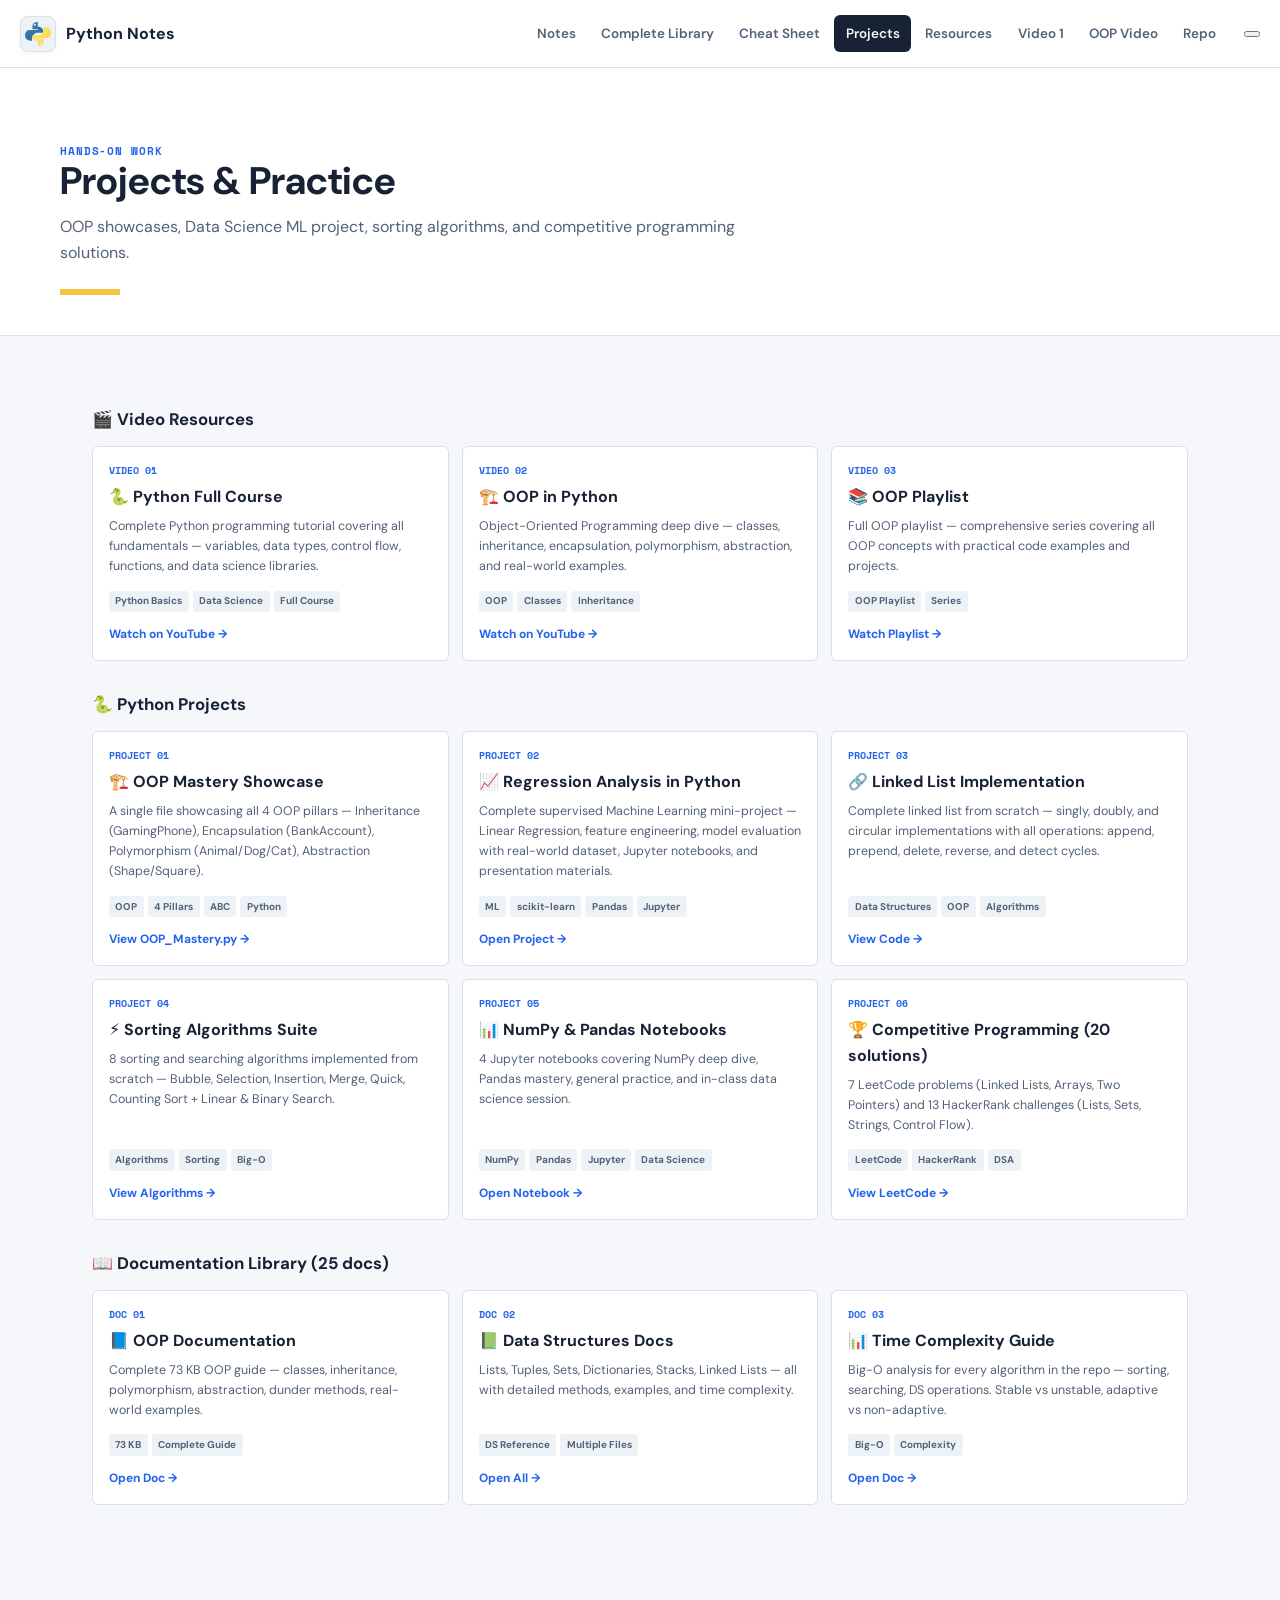
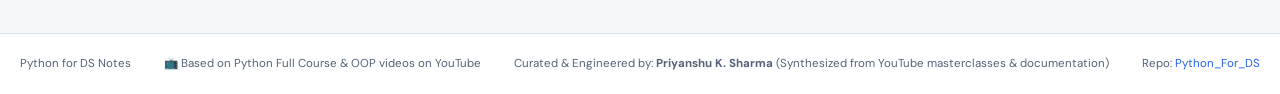
<file: website/projects.html>
<!DOCTYPE html>
<html lang="en">
<head>
  <meta charset="UTF-8">
  <meta name="viewport" content="width=device-width, initial-scale=1.0">
  <title>Projects | Python for DS Notes</title>
  <meta name="description" content="Python projects — OOP Mastery showcase, Regression Analysis ML project, LeetCode & HackerRank competitive programming.">
  <link rel="preconnect" href="https://fonts.googleapis.com">
  <link rel="preconnect" href="https://fonts.gstatic.com" crossorigin>
  <link href="https://fonts.googleapis.com/css2?family=DM+Sans:wght@400;500;600;700&family=Space+Mono:wght@400;700&display=swap" rel="stylesheet">
  <link rel="icon" href="assets/favicon.svg" type="image/svg+xml">
  <link rel="stylesheet" href="assets/css/site.css">
</head>
<body>

  <!-- ── Header ── -->
  <header class="site-header">
    <a class="brand" href="index.html" aria-label="Python Notes home">
      <span class="brand-mark"><img src="assets/python-logo.svg" alt="Python Logo" class="brand-logo" width="28" height="28"></span>
      <span>Python Notes</span>
    </a>
    <button class="nav-toggle" id="navToggle" aria-label="Toggle navigation" aria-expanded="false" aria-controls="siteNav">
      <svg viewBox="0 0 18 18" aria-hidden="true">
        <line x1="1" y1="4" x2="17" y2="4"/>
        <line x1="1" y1="9" x2="17" y2="9"/>
        <line x1="1" y1="14" x2="17" y2="14"/>
      </svg>
    </button>
    <nav class="site-nav" id="siteNav" aria-label="Primary navigation">
      <a href="index.html">Notes</a>
      <a href="library.html">Complete Library</a>
      <a href="cheat-sheet.html">Cheat Sheet</a>
      <a class="active" href="projects.html">Projects</a>
      <a href="resources.html">Resources</a>
      <a href="https://www.youtube.com/watch?v=-hh6raHUUvk&t=101s" target="_blank" rel="noreferrer">Video 1</a>
      <a href="https://www.youtube.com/watch?v=ERCMXc8x7mc" target="_blank" rel="noreferrer">OOP Video</a>
      <a href="https://github.com/PriyanshuKSharma/Python_For_DS-BeginnersLevel" target="_blank" rel="noreferrer">Repo</a>
    </nav>
    <button class="theme-toggle" id="themeToggle" aria-label="Switch theme" title="Switch theme">
      <svg class="sun-icon" viewBox="0 0 24 24" aria-hidden="true"><circle cx="12" cy="12" r="4"/><path d="M12 2v2M12 20v2M4.93 4.93l1.42 1.42M17.66 17.66l1.41 1.41M2 12h2M20 12h2M4.93 19.07l1.42-1.42M17.66 6.34l1.41-1.41"/></svg>
      <svg class="moon-icon" viewBox="0 0 24 24" aria-hidden="true"><path d="M20.5 14.4A8.5 8.5 0 0 1 9.6 3.5 8.5 8.5 0 1 0 20.5 14.4Z"/></svg>
    </button>
  </header>

  <!-- ── Page Header ── -->
  <div class="page-header">
    <p class="eyebrow">Hands-On Work</p>
    <h1>Projects & Practice</h1>
    <p>OOP showcases, Data Science ML project, sorting algorithms, and competitive programming solutions.</p>
  </div>

  <!-- ── Projects Grid ── -->
  <div class="projects-layout">

    <!-- Video Resources -->
    <div style="margin-top:2rem; margin-bottom:1rem;">
      <h2 style="font-size:1.1rem; font-weight:700; color:var(--cyan); margin-bottom:1rem; font-family:var(--font-mono); letter-spacing:.05em; text-transform:uppercase;">🎬 Video Resources</h2>
      <div class="projects-grid">

        <div class="project-card">
          <div class="project-number">VIDEO 01</div>
          <div class="project-title">🐍 Python Full Course</div>
          <div class="project-desc">Complete Python programming tutorial covering all fundamentals — variables, data types, control flow, functions, and data science libraries.</div>
          <div class="project-tags">
            <span class="project-tag">Python Basics</span>
            <span class="project-tag">Data Science</span>
            <span class="project-tag">Full Course</span>
          </div>
          <a class="project-link" href="https://www.youtube.com/watch?v=-hh6raHUUvk&t=101s" target="_blank" rel="noreferrer">
            Watch on YouTube →
          </a>
        </div>

        <div class="project-card">
          <div class="project-number">VIDEO 02</div>
          <div class="project-title">🏗️ OOP in Python</div>
          <div class="project-desc">Object-Oriented Programming deep dive — classes, inheritance, encapsulation, polymorphism, abstraction, and real-world examples.</div>
          <div class="project-tags">
            <span class="project-tag">OOP</span>
            <span class="project-tag">Classes</span>
            <span class="project-tag">Inheritance</span>
          </div>
          <a class="project-link" href="https://www.youtube.com/watch?v=ERCMXc8x7mc" target="_blank" rel="noreferrer">
            Watch on YouTube →
          </a>
        </div>

        <div class="project-card">
          <div class="project-number">VIDEO 03</div>
          <div class="project-title">📚 OOP Playlist</div>
          <div class="project-desc">Full OOP playlist — comprehensive series covering all OOP concepts with practical code examples and projects.</div>
          <div class="project-tags">
            <span class="project-tag">OOP Playlist</span>
            <span class="project-tag">Series</span>
          </div>
          <a class="project-link" href="https://www.youtube.com/watch?v=cKeKp17afZw&list=PLxgZQoSe9cg2DC5wMlW7d0zvSkRXlTobC" target="_blank" rel="noreferrer">
            Watch Playlist →
          </a>
        </div>

      </div>
    </div>

    <!-- Python Projects -->
    <div style="margin-top:2rem; margin-bottom:1rem;">
      <h2 style="font-size:1.1rem; font-weight:700; color:var(--cyan); margin-bottom:1rem; font-family:var(--font-mono); letter-spacing:.05em; text-transform:uppercase;">🐍 Python Projects</h2>
      <div class="projects-grid">

        <div class="project-card">
          <div class="project-number">PROJECT 01</div>
          <div class="project-title">🏗️ OOP Mastery Showcase</div>
          <div class="project-desc">A single file showcasing all 4 OOP pillars — Inheritance (GamingPhone), Encapsulation (BankAccount), Polymorphism (Animal/Dog/Cat), Abstraction (Shape/Square).</div>
          <div class="project-tags">
            <span class="project-tag">OOP</span>
            <span class="project-tag">4 Pillars</span>
            <span class="project-tag">ABC</span>
            <span class="project-tag">Python</span>
          </div>
          <a class="project-link" href="../OOP_Mastery.py" target="_blank">
            View OOP_Mastery.py →
          </a>
        </div>

        <div class="project-card">
          <div class="project-number">PROJECT 02</div>
          <div class="project-title">📈 Regression Analysis in Python</div>
          <div class="project-desc">Complete supervised Machine Learning mini-project — Linear Regression, feature engineering, model evaluation with real-world dataset, Jupyter notebooks, and presentation materials.</div>
          <div class="project-tags">
            <span class="project-tag">ML</span>
            <span class="project-tag">scikit-learn</span>
            <span class="project-tag">Pandas</span>
            <span class="project-tag">Jupyter</span>
          </div>
          <a class="project-link" href="../Regression Analysis in Python/" target="_blank">
            Open Project →
          </a>
        </div>

        <div class="project-card">
          <div class="project-number">PROJECT 03</div>
          <div class="project-title">🔗 Linked List Implementation</div>
          <div class="project-desc">Complete linked list from scratch — singly, doubly, and circular implementations with all operations: append, prepend, delete, reverse, and detect cycles.</div>
          <div class="project-tags">
            <span class="project-tag">Data Structures</span>
            <span class="project-tag">OOP</span>
            <span class="project-tag">Algorithms</span>
          </div>
          <a class="project-link" href="../Revision/linked_list_implementation.py" target="_blank">
            View Code →
          </a>
        </div>

        <div class="project-card">
          <div class="project-number">PROJECT 04</div>
          <div class="project-title">⚡ Sorting Algorithms Suite</div>
          <div class="project-desc">8 sorting and searching algorithms implemented from scratch — Bubble, Selection, Insertion, Merge, Quick, Counting Sort + Linear & Binary Search.</div>
          <div class="project-tags">
            <span class="project-tag">Algorithms</span>
            <span class="project-tag">Sorting</span>
            <span class="project-tag">Big-O</span>
          </div>
          <a class="project-link" href="../SortingAndSearching/" target="_blank">
            View Algorithms →
          </a>
        </div>

        <div class="project-card">
          <div class="project-number">PROJECT 05</div>
          <div class="project-title">📊 NumPy & Pandas Notebooks</div>
          <div class="project-desc">4 Jupyter notebooks covering NumPy deep dive, Pandas mastery, general practice, and in-class data science session.</div>
          <div class="project-tags">
            <span class="project-tag">NumPy</span>
            <span class="project-tag">Pandas</span>
            <span class="project-tag">Jupyter</span>
            <span class="project-tag">Data Science</span>
          </div>
          <a class="project-link" href="../PracNp.ipynb" target="_blank">
            Open Notebook →
          </a>
        </div>

        <div class="project-card">
          <div class="project-number">PROJECT 06</div>
          <div class="project-title">🏆 Competitive Programming (20 solutions)</div>
          <div class="project-desc">7 LeetCode problems (Linked Lists, Arrays, Two Pointers) and 13 HackerRank challenges (Lists, Sets, Strings, Control Flow).</div>
          <div class="project-tags">
            <span class="project-tag">LeetCode</span>
            <span class="project-tag">HackerRank</span>
            <span class="project-tag">DSA</span>
          </div>
          <a class="project-link" href="../LeetCode/" target="_blank">
            View LeetCode →
          </a>
        </div>

      </div>
    </div>

    <!-- Documentation Library -->
    <div style="margin-top:2rem; margin-bottom:3rem;">
      <h2 style="font-size:1.1rem; font-weight:700; color:var(--cyan); margin-bottom:1rem; font-family:var(--font-mono); letter-spacing:.05em; text-transform:uppercase;">📖 Documentation Library (25 docs)</h2>
      <div class="projects-grid">

        <div class="project-card">
          <div class="project-number">DOC 01</div>
          <div class="project-title">📘 OOP Documentation</div>
          <div class="project-desc">Complete 73 KB OOP guide — classes, inheritance, polymorphism, abstraction, dunder methods, real-world examples.</div>
          <div class="project-tags">
            <span class="project-tag">73 KB</span>
            <span class="project-tag">Complete Guide</span>
          </div>
          <a class="project-link" href="../DataStructures_Documentation/OOP_Documentation.md" target="_blank">
            Open Doc →
          </a>
        </div>

        <div class="project-card">
          <div class="project-number">DOC 02</div>
          <div class="project-title">📗 Data Structures Docs</div>
          <div class="project-desc">Lists, Tuples, Sets, Dictionaries, Stacks, Linked Lists — all with detailed methods, examples, and time complexity.</div>
          <div class="project-tags">
            <span class="project-tag">DS Reference</span>
            <span class="project-tag">Multiple Files</span>
          </div>
          <a class="project-link" href="../DataStructures_Documentation/" target="_blank">
            Open All →
          </a>
        </div>

        <div class="project-card">
          <div class="project-number">DOC 03</div>
          <div class="project-title">📊 Time Complexity Guide</div>
          <div class="project-desc">Big-O analysis for every algorithm in the repo — sorting, searching, DS operations. Stable vs unstable, adaptive vs non-adaptive.</div>
          <div class="project-tags">
            <span class="project-tag">Big-O</span>
            <span class="project-tag">Complexity</span>
          </div>
          <a class="project-link" href="../DataStructures_Documentation/TimeComplexity_All.md" target="_blank">
            Open Doc →
          </a>
        </div>

      </div>
    </div>

  </div>

  <!-- ── Footer ── -->
  <footer class="site-footer">
    <span>Python for DS Notes</span>
    <span class="footer-credit">📺 Based on Python Full Course & OOP videos on YouTube</span>
    <span>Curated & Engineered by: <strong>Priyanshu K. Sharma</strong> (Synthesized from YouTube masterclasses & documentation)</span>
    <span>Repo: <a href="https://github.com/PriyanshuKSharma/Python_For_DS-BeginnersLevel" target="_blank" rel="noreferrer">Python_For_DS</a></span>
  </footer>

  <script src="assets/js/theme.js"></script>
  <script src="assets/js/nav-toggle.js"></script>
</body>
</html>
</file>
<file: website/assets/css/site.css>
:root {
  --ink: #172235;
  --ink-soft: #536277;
  --paper: #f5f7fa;
  --surface: #ffffff;
  --surface-soft: #edf2f7;
  --line: #d8e0e9;
  --blue: #2463eb;
  --blue-deep: #1645a8;
  --teal: #087f78;
  --yellow: #f4c542;
  --coral: #e8614d;
  --green: #25845b;
  --code: #111827;
  --radius: 8px;
  --shadow: 0 12px 35px rgba(30, 55, 90, .1);
  --sans: "DM Sans", system-ui, sans-serif;
  --mono: "Space Mono", monospace;
  --header-h: 68px;

  /* Semantic Variables (Light) */
  --bg-hover: #f1f6ff;
  --bg-active: #eaf1ff;
  --bg-header: #edf3ff;
  --bg-warn: #fffbeb;
  --bg-code: #1e1e1e;
  --bg-card: #ffffff;
  
  --text-dark: #111827;
  --text-body: #475569;
  --text-strong: #0f172a;
  --text-light: #ffffff;
  
  --border-light: #e2e8f0;
  --border-panel: #cbd5e1;
  --border-warn: #fde68a;
  
  --badge-foundation-bg: #e0f2fe;
  --badge-oop-bg: #fee2e2;
  --badge-ds-bg: #dcfce7;
  --badge-algo-bg: #fef3c7;
  --badge-cp-bg: #f3e8ff;
  --badge-revision-bg: #ccfbf1;
  --badge-pdf-bg: #fef2f2;
  
  --scroll-thumb: #cbd5e1;

}

:root[data-theme="dark"] {
  --ink: #eaf0fa;
  --ink-soft: #9aa7b9;
  --paper: #0d1117;
  --surface: #161b22;
  --surface-soft: #21262d;
  --line: #30363d;
  --blue: #58a6ff;
  --blue-deep: #79c0ff;
  --teal: #3fb950;
  --yellow: #e3b341;
  --coral: #ff7b72;
  --green: #3fb950;
  --code: #f0f6fc;
  --shadow: 0 12px 35px rgba(0, 0, 0, .4);

  /* Semantic Variables (Dark) */
  --bg-hover: rgba(255, 255, 255, 0.05);
  --bg-active: rgba(88, 166, 255, 0.15);
  --bg-header: rgba(255, 255, 255, 0.08);
  --bg-warn: rgba(227, 179, 65, 0.15);
  --bg-code: var(--surface-soft);
  --bg-card: rgba(255, 255, 255, 0.03);
  
  --text-dark: var(--ink);
  --text-body: var(--ink-soft);
  --text-strong: #ffffff;
  --text-light: var(--paper);
  
  --border-light: var(--line);
  --border-panel: var(--line);
  --border-warn: rgba(227, 179, 65, 0.3);
  
  --badge-foundation-bg: rgba(36, 99, 235, 0.2);
  --badge-oop-bg: rgba(232, 97, 77, 0.2);
  --badge-ds-bg: rgba(37, 132, 91, 0.2);
  --badge-algo-bg: rgba(244, 197, 66, 0.2);
  --badge-cp-bg: rgba(232, 97, 77, 0.15);
  --badge-revision-bg: rgba(8, 127, 120, 0.2);
  --badge-pdf-bg: rgba(232, 97, 77, 0.15);
  
  --scroll-thumb: var(--line);

}

:root[data-theme="light"] .sun-icon { display: none; }
:root[data-theme="light"] .moon-icon { display: block; }
:root[data-theme="dark"] .sun-icon { display: block; }
:root[data-theme="dark"] .moon-icon { display: none; }


*, *::before, *::after { box-sizing: border-box; }
html { scroll-behavior: smooth; }
body {
  margin: 0;
  min-height: 100vh;
  display: flex;
  flex-direction: column;
  color: var(--ink);
  background: var(--paper);
  font-family: var(--sans);
  line-height: 1.6;
}
a { color: inherit; text-decoration: none; }
img { display: block; max-width: 100%; }
button, input { font: inherit; }
button { cursor: pointer; }
main { flex: 1; }

.site-header {
  position: sticky;
  top: 0;
  z-index: 100;
  height: var(--header-h);
  display: flex;
  align-items: center;
  gap: 1rem;
  padding: 0 max(1.25rem, calc((100vw - 1280px) / 2));
  background: var(--surface);
  border-bottom: 1px solid var(--line);
}
.brand { display: flex; align-items: center; gap: .65rem; font-weight: 700; white-space: nowrap; }
.brand-mark {
  width: 38px;
  height: 38px;
  display: grid;
  place-items: center;
  border-radius: 7px;
  color: var(--text-light);
  background: var(--blue);
  box-shadow: inset -8px -8px 0 var(--blue-deep);
  font: 700 .82rem var(--mono);
}
.site-nav { margin-left: auto; display: flex; align-items: center; gap: .15rem; }
.site-nav a {
  padding: .5rem .72rem;
  border-radius: 6px;
  color: var(--ink-soft);
  font-size: .84rem;
  font-weight: 600;
}
.site-nav a:hover { color: var(--blue); background: var(--bg-hover); }
.site-nav a.active { color: var(--paper); background: var(--ink); }
.nav-toggle { display: none; margin-left: auto; border: 0; background: none; padding: .5rem; }
.nav-toggle svg { width: 22px; stroke: var(--ink); stroke-width: 2; fill: none; }

.hero {
  max-width: 1280px;
  min-height: calc(100vh - var(--header-h) - 70px);
  margin: 0 auto;
  padding: 4.5rem 2rem 3rem;
  display: grid;
  grid-template-columns: minmax(0, 1fr) minmax(390px, .8fr);
  align-items: center;
  gap: 4rem;
}
.hero-copy { max-width: 660px; }
.eyebrow {
  margin: 0 0 .9rem;
  color: var(--blue);
  font: 700 .7rem var(--mono);
  text-transform: uppercase;
  letter-spacing: .08em;
}
.hero h1 {
  max-width: 660px;
  margin: 0 0 1.25rem;
  font-size: clamp(2.6rem, 5vw, 4.8rem);
  line-height: 1.02;
  letter-spacing: 0;
}
.hero h1::after { content: ""; display: block; width: 92px; height: 8px; margin-top: 1.2rem; background: var(--yellow); }
.hero-sub { max-width: 590px; margin: 0 0 1.7rem; color: var(--ink-soft); font-size: 1.05rem; }
.hero-actions { display: flex; flex-wrap: wrap; gap: .65rem; margin-bottom: 2rem; }
.btn {
  display: inline-flex;
  align-items: center;
  justify-content: center;
  padding: .68rem 1.1rem;
  border: 1px solid var(--line);
  border-radius: 6px;
  background: var(--surface);
  color: var(--ink);
  font-size: .86rem;
  font-weight: 700;
  transition: transform .15s, box-shadow .15s, border-color .15s;
}
.btn:hover { transform: translateY(-2px); border-color: var(--blue); box-shadow: 0 6px 16px rgba(36,99,235,.12); }
.btn.primary { color: var(--text-light); background: var(--blue); border-color: var(--blue); }
.hero-stats { display: flex; gap: 2.4rem; }
.hero-stats div { display: flex; flex-direction: column; }
.hero-stats strong { color: var(--ink); font: 700 1.7rem var(--mono); line-height: 1.1; }
.hero-stats span { color: var(--ink-soft); font: 700 .66rem var(--mono); text-transform: uppercase; }
.hero-illustration { position: relative; align-self: stretch; display: grid; place-items: center; }
.hero-illustration::before {
  content: "PYTHON / DATA / OOP";
  position: absolute;
  right: -1rem;
  top: 1rem;
  color: var(--blue);
  font: 700 .64rem var(--mono);
  writing-mode: vertical-rl;
}
.hero-illustration img {
  width: min(100%, 520px);
  aspect-ratio: 1;
  object-fit: cover;
  clip-path: polygon(9% 0, 100% 0, 100% 91%, 91% 100%, 0 100%, 0 9%);
  box-shadow: var(--shadow);
}

.study-path { max-width: 1280px; width: 100%; margin: 0 auto 4rem; padding: 0 2rem; }
.section-heading { max-width: 700px; margin-bottom: 1.4rem; }
.section-heading h2, .page-header h1 { margin: 0; font-size: clamp(1.8rem, 3vw, 2.7rem); line-height: 1.15; }
.section-heading p:last-child, .page-header p:last-child { color: var(--ink-soft); }
.path-grid { display: grid; grid-template-columns: repeat(3, 1fr); border: 1px solid var(--line); background: var(--line); gap: 1px; }
.path-step { min-height: 130px; padding: 1.2rem; display: flex; flex-direction: column; background: var(--surface); }
.path-step span { color: var(--blue); font: 700 .66rem var(--mono); }
.path-step strong { margin-top: .45rem; font-size: .96rem; }
.path-step small { margin-top: .25rem; color: var(--ink-soft); font-size: .78rem; }
.path-step:hover, .path-step.featured { background: var(--bg-card); }
.path-step.featured { box-shadow: inset 4px 0 0 var(--yellow); }

.toolbar, .filter-bar, .catalog { max-width: 1280px; width: 100%; margin-left: auto; margin-right: auto; padding-left: 2rem; padding-right: 2rem; }
.toolbar { display: flex; align-items: center; justify-content: space-between; gap: 1rem; margin-bottom: .85rem; }
.search-box { flex: 1; max-width: 520px; display: flex; align-items: center; gap: .75rem; padding: .6rem .8rem; background: var(--surface); border: 1px solid var(--line); border-radius: 6px; }
.search-box:focus-within { border-color: var(--blue); box-shadow: 0 0 0 3px rgba(36,99,235,.1); }
.search-box span { color: var(--blue); font: 700 .65rem var(--mono); text-transform: uppercase; }
.search-box input { width: 100%; border: 0; outline: 0; color: var(--ink); background: transparent; }
.visible-count { color: var(--ink-soft); font-size: .8rem; }
.filter-bar { display: flex; flex-wrap: wrap; gap: .4rem; margin-bottom: 1.4rem; }
.filter-btn { padding: .42rem .75rem; border: 1px solid var(--line); border-radius: 5px; color: var(--ink-soft); background: var(--surface); font-size: .76rem; font-weight: 700; }
.filter-btn:hover { border-color: var(--blue); color: var(--blue); }
.filter-btn.active { color: var(--text-light); background: var(--ink); border-color: var(--ink); }

.catalog { display: grid; grid-template-columns: repeat(3, 1fr); gap: .8rem; padding-bottom: 5rem; }
.note-card {
  position: relative;
  min-height: 205px;
  padding: 1.05rem;
  display: flex;
  flex-direction: column;
  gap: .65rem;
  background: var(--surface);
  border: 1px solid var(--line);
  border-radius: 6px;
  transition: transform .16s, box-shadow .16s, border-color .16s;
}
.note-card:hover { transform: translateY(-3px); border-color: #aabbd0; box-shadow: var(--shadow); }
.card-header, .card-meta { display: flex; align-items: center; justify-content: space-between; gap: .5rem; }
.card-icon { width: 34px; height: 34px; display: grid; place-items: center; background: var(--surface-soft); border-radius: 5px; font-size: 1rem; }
.card-badges, .note-tags { display: flex; flex-wrap: wrap; gap: .3rem; }
.badge { padding: .18rem .45rem; border-radius: 3px; font: 700 .58rem var(--mono); text-transform: uppercase; }
.badge-foundation { color: var(--blue-deep); background: var(--badge-foundation-bg); }
.badge-oop { color: #8b3b27; background: var(--badge-oop-bg); }
.badge-ds { color: #176b49; background: var(--badge-ds-bg); }
.badge-algo { color: #725700; background: var(--badge-algo-bg); }
.badge-cp { color: #a1273c; background: var(--badge-cp-bg); }
.badge-revision { color: #106868; background: var(--badge-revision-bg); }
.badge-pdf { color: #8b3b27; background: var(--badge-pdf-bg); }
.card-title { font-size: .97rem; font-weight: 700; line-height: 1.35; }
.card-desc { flex: 1; color: var(--ink-soft); font-size: .79rem; line-height: 1.5; }
.card-meta { padding-top: .65rem; border-top: 1px solid var(--line); }
.card-meta-tag { color: var(--ink-soft); font: 400 .63rem var(--mono); }
.card-arrow { width: 18px; fill: none; stroke: var(--blue); stroke-width: 2; }
.no-results { display: none; padding: 5rem 2rem; text-align: center; color: var(--ink-soft); }
.no-results.visible { display: block; }
.empty-mark { color: var(--line); font: 700 4rem var(--mono); }

.page-header { width: 100%; padding: 4rem max(2rem, calc((100vw - 1160px) / 2)) 2.5rem; background: var(--surface); border-bottom: 1px solid var(--line); }
.page-header p { max-width: 720px; margin: .65rem 0 0; }
.page-header::after { content: ""; display: block; width: 60px; height: 6px; margin-top: 1.5rem; background: var(--yellow); }

.note-layout { width: 100%; max-width: 1360px; margin: 0 auto; padding: 2rem; display: grid; grid-template-columns: 250px minmax(0, 880px); justify-content: center; align-items: start; gap: 1.25rem; }
.sidebar { position: sticky; top: calc(var(--header-h) + 1rem); max-height: calc(100vh - var(--header-h) - 2rem); overflow: auto; padding: .8rem; background: var(--surface); border: 1px solid var(--line); border-radius: 6px; }
.sidebar-title { padding: .35rem .45rem .75rem; color: var(--ink-soft); font: 700 .62rem var(--mono); text-transform: uppercase; }
.sidebar-nav { display: flex; flex-direction: column; gap: .1rem; }
.sidebar-nav a { padding: .45rem .5rem; border-radius: 4px; color: var(--ink-soft); font-size: .76rem; line-height: 1.35; }
.sidebar-nav a:hover { color: var(--blue); background: var(--bg-card); }
.sidebar-nav a.active { color: var(--ink); background: var(--bg-active); box-shadow: inset 3px 0 0 var(--blue); font-weight: 700; }
.note-content { 
  position: relative; min-width: 0; padding: 4rem 3.5rem; 
  background: var(--surface); color: var(--text-dark); 
  border: 1px solid var(--border-light); border-radius: 4px; 
  box-shadow: 0 10px 40px rgba(0,0,0,0.15), 0 2px 10px rgba(0,0,0,0.05); 
}
.reading-progress { position: absolute; inset: 0 0 auto; height: 4px; overflow: hidden; }
.reading-progress span { display: block; width: 0; height: 100%; background: var(--blue); }
.note-content h1 { margin: 0; font-size: clamp(2rem, 4vw, 3rem); line-height: 1.1; color: var(--text-dark); }
.note-content h2 { margin: 2.3rem 0 .8rem; padding-bottom: .5rem; border-bottom: 1px solid var(--border-light); font-size: 1.25rem; line-height: 1.3; color: var(--text-dark); }
.note-content h2::before { content: "#"; margin-right: .45rem; color: var(--blue); font-family: var(--mono); }
.note-content h3 { margin: 1.6rem 0 .5rem; color: var(--teal); font-size: 1rem; }
.note-content p, .note-content li { color: var(--text-body); font-size: .91rem; }
.note-content strong { color: var(--text-strong); }
.note-content ul, .note-content ol { padding-left: 1.4rem; }
.note-content li { margin-bottom: .35rem; }
.note-content a { color: var(--blue); font-weight: 600; }
.note-content pre, .cheat-card pre {
  overflow: auto;
  margin: 1rem 0;
  padding: 1.2rem;
  color: #eaf0fa;
  background: var(--bg-code);
  border: 1px solid var(--text-body);
  border-radius: 6px;
  font: 400 .78rem/1.7 var(--mono);
  tab-size: 4;
  cursor: pointer;
  position: relative;
}
.note-content pre::after {
  content: "Click to open in terminal";
  position: absolute;
  top: .5rem; right: .8rem;
  font-size: .6rem;
  color: #888;
  opacity: 0;
  transition: opacity .2s;
}
.note-content pre:hover::after { opacity: 1; }
.note-content code { padding: .12rem .32rem; color: #1e3a8a; background: var(--bg-active); border-radius: 3px; font-family: var(--mono); font-size: .82em; }
.note-content pre code { padding: 0; color: inherit; background: none; }
.video-wrap { position: relative; height: 0; margin: 1.2rem 0; padding-bottom: 56.25%; overflow: hidden; border-radius: 6px; background: var(--ink); }
.video-wrap iframe { position: absolute; inset: 0; width: 100%; height: 100%; }
.source-panel { display: grid; grid-template-columns: .8fr 1.2fr; gap: 1rem; margin: 1.2rem 0; padding: 1rem; background: var(--bg-card); border: 1px solid var(--border-panel); border-radius: 6px; }
.source-panel > div:first-child { display: flex; flex-direction: column; }
.source-panel span { color: var(--ink-soft); font-size: .76rem; }
.source-links { display: grid; grid-template-columns: repeat(2, 1fr); gap: .4rem; }
.source-links a { display: flex; gap: .45rem; align-items: center; padding: .5rem; color: var(--ink); background: var(--surface); border: 1px solid var(--border-panel); border-radius: 4px; font-size: .72rem; }
.source-links b { color: var(--blue); font: 700 .58rem var(--mono); }
.on-page-nav { display: flex; flex-wrap: wrap; gap: .3rem .7rem; margin: 1.2rem 0 1.8rem; padding: .75rem 1rem; border-left: 4px solid var(--yellow); background: var(--bg-warn); }
.on-page-nav strong { width: 100%; color: var(--ink-soft); font: 700 .6rem var(--mono); text-transform: uppercase; }
.on-page-nav a { color: var(--ink); font-size: .72rem; font-weight: 600; }
.note-nav { display: flex; justify-content: space-between; gap: 1rem; margin-top: 2.5rem; padding-top: 1.3rem; border-top: 1px solid var(--line); }
.note-nav-btn { display: flex; align-items: center; gap: .4rem; max-width: 48%; padding: .55rem .7rem; color: var(--ink-soft); background: var(--surface); border: 1px solid var(--line); border-radius: 5px; font-size: .74rem; }
.note-nav-btn:hover { color: var(--blue); border-color: var(--blue); }
.note-nav-btn svg { width: 14px; fill: none; stroke: currentColor; stroke-width: 2; }

.cheat-layout {
  width: 100%;
  max-width: 1400px;
  margin: 0 auto;
  padding: 1.5rem 1.5rem 5rem;
}
.projects-layout { width: 100%; max-width: 1160px; margin: 0 auto; padding: 2.5rem 2rem 5rem; }

/* Enhanced Cheat Sheet Controls */
.cheat-controls {
  margin-bottom: 2rem;
  display: flex;
  flex-direction: column;
  gap: 1.2rem;
}
.cheat-search-bar {
  display: flex;
  align-items: center;
  gap: 0.8rem;
  background: var(--surface);
  border: 1px solid var(--line);
  padding: 0.75rem 1.25rem;
  border-radius: 10px;
  box-shadow: 0 4px 15px rgba(0,0,0,0.03);
  transition: all 0.2s ease;
}
.cheat-search-bar:focus-within {
  border-color: var(--blue);
  box-shadow: 0 0 0 4px rgba(36, 99, 235, 0.12);
}
.cheat-search-bar svg {
  width: 20px;
  height: 20px;
  stroke: var(--blue);
  fill: none;
  flex-shrink: 0;
}
.cheat-search-bar input {
  flex: 1;
  border: 0;
  outline: 0;
  background: transparent;
  color: var(--ink);
  font-size: 0.95rem;
}
.cheat-quick-actions {
  display: flex;
  align-items: center;
  gap: 0.5rem;
}
.cheat-action-btn {
  padding: 0.4rem 0.8rem;
  font-size: 0.78rem;
  font-weight: 600;
  border-radius: 6px;
  border: 1px solid var(--line);
  background: var(--surface-soft);
  color: var(--ink-soft);
  transition: all 0.15s ease;
}
.cheat-action-btn:hover {
  background: var(--bg-hover);
  color: var(--blue);
  border-color: var(--blue);
}
.cheat-categories {
  display: flex;
  flex-wrap: wrap;
  gap: 0.5rem;
}
.cat-tab {
  display: inline-flex;
  align-items: center;
  gap: 0.45rem;
  padding: 0.5rem 0.95rem;
  border-radius: 8px;
  font-size: 0.82rem;
  font-weight: 600;
  background: var(--surface);
  border: 1px solid var(--line);
  color: var(--ink-soft);
  transition: all 0.15s cubic-bezier(0.4, 0, 0.2, 1);
}
.cat-tab:hover {
  border-color: var(--blue);
  color: var(--blue);
  transform: translateY(-1px);
}
.cat-tab.active {
  background: var(--blue);
  color: #ffffff;
  border-color: var(--blue);
  box-shadow: 0 4px 12px rgba(36, 99, 235, 0.25);
}
.cat-tab .badge-count {
  font-size: 0.7rem;
  padding: 0.1rem 0.4rem;
  border-radius: 20px;
  background: rgba(0, 0, 0, 0.08);
}
.cat-tab.active .badge-count {
  background: rgba(255, 255, 255, 0.25);
  color: #ffffff;
}

/* Master Grid Layout */
.cheat-grid {
  display: grid;
  grid-template-columns: repeat(auto-fill, minmax(420px, 1fr));
  gap: 1.5rem;
  align-items: start;
}

/* Masterclass Cheat Card */
.cheat-card {
  background: var(--surface);
  border: 1px solid var(--line);
  border-radius: 12px;
  overflow: hidden;
  box-shadow: 0 4px 20px rgba(0, 0, 0, 0.04);
  transition: transform 0.2s cubic-bezier(0.16, 1, 0.3, 1), box-shadow 0.2s, border-color 0.2s;
  display: flex;
  flex-direction: column;
}
.cheat-card:hover {
  transform: translateY(-3px);
  border-color: #93c5fd;
  box-shadow: 0 12px 28px rgba(36, 99, 235, 0.08);
}
.cheat-card-header {
  padding: 1rem 1.25rem;
  background: var(--bg-header);
  border-bottom: 1px solid var(--line);
  display: flex;
  align-items: center;
  justify-content: space-between;
  gap: 0.8rem;
}
.cheat-card-header-left {
  display: flex;
  align-items: center;
  gap: 0.6rem;
}
.cheat-card-header-left .topic-icon {
  width: 28px;
  height: 28px;
  border-radius: 6px;
  display: grid;
  place-items: center;
  background: var(--bg-active);
  color: var(--blue);
  font-size: 0.95rem;
  flex-shrink: 0;
}
.cheat-card-header h3 {
  margin: 0;
  font-size: 1.05rem;
  font-weight: 700;
  color: var(--text-strong);
  letter-spacing: -0.01em;
}
.cheat-card-badges {
  display: flex;
  align-items: center;
  gap: 0.4rem;
}
.tag-badge {
  font-size: 0.65rem;
  font-weight: 700;
  text-transform: uppercase;
  letter-spacing: 0.04em;
  padding: 0.2rem 0.5rem;
  border-radius: 4px;
  font-family: var(--mono);
}
.tag-badge.beginner { background: #dcfce7; color: #15803d; }
.tag-badge.intermediate { background: #e0f2fe; color: #0369a1; }
.tag-badge.advanced { background: #fef3c7; color: #b45309; }
.tag-badge.core { background: #f3e8ff; color: #7e22ce; }

[data-theme="dark"] .tag-badge.beginner { background: rgba(34, 197, 94, 0.15); color: #4ade80; }
[data-theme="dark"] .tag-badge.intermediate { background: rgba(56, 189, 248, 0.15); color: #38bdf8; }
[data-theme="dark"] .tag-badge.advanced { background: rgba(245, 158, 11, 0.15); color: #fbbf24; }
[data-theme="dark"] .tag-badge.core { background: rgba(168, 85, 247, 0.15); color: #c084fc; }

.cheat-card-body {
  padding: 1.25rem;
  display: flex;
  flex-direction: column;
  gap: 1.1rem;
}

/* Concept & Intuition Box */
.card-concept {
  background: var(--bg-card);
  border-left: 3px solid var(--blue);
  border-radius: 0 6px 6px 0;
  padding: 0.85rem 1rem;
  font-size: 0.86rem;
  line-height: 1.55;
  color: var(--ink);
}
.card-concept strong {
  color: var(--text-strong);
}
.card-concept p {
  margin: 0;
}
.card-concept p + p {
  margin-top: 0.45rem;
}

/* Visual Workflow & Diagram Box */
.card-diagram {
  background: var(--surface-soft);
  border: 1px solid var(--border-light);
  border-radius: 8px;
  padding: 1rem;
  overflow: hidden;
  position: relative;
}
.diagram-title {
  font-family: var(--mono);
  font-size: 0.68rem;
  font-weight: 700;
  text-transform: uppercase;
  color: var(--ink-soft);
  margin-bottom: 0.75rem;
  display: flex;
  align-items: center;
  justify-content: space-between;
}
.diagram-canvas {
  width: 100%;
  display: flex;
  flex-direction: column;
  gap: 0.6rem;
}

/* Interactive & Animated Workflow Styles */
.workflow-row {
  display: flex;
  align-items: center;
  gap: 0.5rem;
  font-size: 0.78rem;
  flex-wrap: wrap;
}
.flow-step {
  padding: 0.4rem 0.7rem;
  border-radius: 6px;
  background: var(--surface);
  border: 1px solid var(--line);
  font-family: var(--mono);
  font-size: 0.72rem;
  font-weight: 600;
  display: flex;
  align-items: center;
  gap: 0.35rem;
  color: var(--ink);
  box-shadow: 0 2px 5px rgba(0,0,0,0.02);
}
.flow-step.active {
  border-color: var(--blue);
  background: var(--bg-active);
  color: var(--blue);
}
.flow-step.success {
  border-color: #22c55e;
  background: rgba(34, 197, 94, 0.1);
  color: #16a34a;
}
.flow-step.warn {
  border-color: #eab308;
  background: rgba(234, 179, 8, 0.1);
  color: #ca8a04;
}
.flow-arrow {
  color: var(--ink-soft);
  font-weight: 700;
  font-size: 0.85rem;
}

/* Memory Pointer Diagram (Stack to Heap) */
.mem-diagram {
  display: grid;
  grid-template-columns: 1fr auto 1fr;
  align-items: center;
  gap: 0.7rem;
  padding: 0.5rem 0;
}
.mem-stack, .mem-heap {
  border: 1px dashed var(--line);
  border-radius: 6px;
  padding: 0.6rem;
  background: var(--surface);
}
.mem-label {
  font-family: var(--mono);
  font-size: 0.65rem;
  font-weight: 700;
  color: var(--ink-soft);
  text-transform: uppercase;
  margin-bottom: 0.4rem;
}
.mem-var {
  display: flex;
  justify-content: space-between;
  padding: 0.3rem 0.5rem;
  background: var(--surface-soft);
  border-radius: 4px;
  font-family: var(--mono);
  font-size: 0.72rem;
  margin-bottom: 0.3rem;
}
.mem-obj {
  padding: 0.35rem 0.5rem;
  background: var(--bg-active);
  border: 1px solid #bfdbfe;
  border-radius: 4px;
  font-family: var(--mono);
  font-size: 0.72rem;
  margin-bottom: 0.3rem;
  color: var(--blue-deep);
}
[data-theme="dark"] .mem-obj {
  border-color: rgba(88, 166, 255, 0.3);
  color: #79c0ff;
}

/* Slicing Tape Diagram */
.slicing-tape {
  display: flex;
  flex-direction: column;
  gap: 0.2rem;
  padding: 0.4rem 0;
}
.tape-cells {
  display: flex;
  border: 1px solid var(--line);
  border-radius: 6px;
  overflow: hidden;
}
.tape-cell {
  flex: 1;
  text-align: center;
  padding: 0.5rem 0.2rem;
  font-family: var(--mono);
  font-weight: 700;
  font-size: 0.82rem;
  background: var(--surface);
  border-right: 1px solid var(--line);
}
.tape-cell:last-child { border-right: none; }
.tape-cell.slice-highlight {
  background: var(--bg-active);
  color: var(--blue);
}
.tape-indices {
  display: flex;
  font-family: var(--mono);
  font-size: 0.64rem;
  color: var(--ink-soft);
}
.tape-index {
  flex: 1;
  text-align: center;
}
.tape-indices.negative {
  color: var(--coral);
}

/* Code Snippet Box */
.card-code-wrap {
  border-radius: 8px;
  overflow: hidden;
  background: var(--bg-code);
  border: 1px solid rgba(255, 255, 255, 0.08);
}
.code-header {
  display: flex;
  align-items: center;
  justify-content: space-between;
  padding: 0.45rem 0.85rem;
  background: rgba(0, 0, 0, 0.25);
  border-bottom: 1px solid rgba(255, 255, 255, 0.06);
}
.code-lang {
  font-family: var(--mono);
  font-size: 0.65rem;
  font-weight: 700;
  text-transform: uppercase;
  color: #94a3b8;
}
.copy-btn {
  background: transparent;
  border: 1px solid rgba(255, 255, 255, 0.15);
  color: #cbd5e1;
  border-radius: 4px;
  font-size: 0.68rem;
  font-family: var(--mono);
  padding: 0.2rem 0.55rem;
  display: flex;
  align-items: center;
  gap: 0.3rem;
  transition: all 0.15s ease;
}
.copy-btn:hover {
  background: rgba(255, 255, 255, 0.1);
  color: #ffffff;
  border-color: rgba(255, 255, 255, 0.3);
}
.copy-btn.copied {
  background: #15803d;
  color: #ffffff;
  border-color: #22c55e;
}
.cheat-card pre {
  margin: 0;
  padding: 0.95rem 1rem;
  overflow-x: auto;
  font-family: var(--mono);
  font-size: 0.74rem;
  line-height: 1.6;
  color: #f1f5f9;
  background: transparent;
}

/* Revision Notes & Pro Pitfalls Box */
.card-notes {
  background: var(--surface-soft);
  border: 1px solid var(--border-light);
  border-radius: 8px;
  padding: 0.85rem 1rem;
  font-size: 0.8rem;
  line-height: 1.5;
}
.notes-title {
  font-family: var(--mono);
  font-size: 0.68rem;
  font-weight: 700;
  text-transform: uppercase;
  color: var(--ink-soft);
  margin-bottom: 0.45rem;
  display: flex;
  align-items: center;
  gap: 0.35rem;
}
.card-notes ul {
  margin: 0;
  padding-left: 1.15rem;
  color: var(--ink-soft);
}
.card-notes li {
  margin-bottom: 0.35rem;
}
.card-notes li:last-child {
  margin-bottom: 0;
}
.card-notes strong {
  color: var(--ink);
}

/* Card Footer Bar */
.cheat-card-footer {
  padding: 0.75rem 1.25rem;
  border-top: 1px solid var(--line);
  background: var(--bg-header);
  display: flex;
  align-items: center;
  justify-content: space-between;
  font-size: 0.75rem;
  margin-top: auto;
}
.complexity-pills {
  display: flex;
  align-items: center;
  gap: 0.4rem;
}
.comp-pill {
  font-family: var(--mono);
  font-size: 0.65rem;
  padding: 0.15rem 0.45rem;
  border-radius: 4px;
  background: var(--surface);
  border: 1px solid var(--line);
  color: var(--ink);
  font-weight: 600;
}

/* Adaptive vs Non-Adaptive Interactive Simulator & Workflow Widget */
.algo-sim-container {
  background: var(--surface);
  border: 1px solid var(--line);
  border-radius: 12px;
  padding: 1.5rem;
  margin-bottom: 2rem;
  box-shadow: 0 4px 20px rgba(0,0,0,0.03);
}
.algo-sim-header {
  display: flex;
  align-items: center;
  justify-content: space-between;
  flex-wrap: wrap;
  gap: 1rem;
  margin-bottom: 1.25rem;
  padding-bottom: 0.85rem;
  border-bottom: 1px solid var(--line);
}
.algo-sim-header h3 {
  margin: 0;
  font-size: 1.2rem;
  font-weight: 700;
  display: flex;
  align-items: center;
  gap: 0.5rem;
}
.algo-sim-controls {
  display: flex;
  align-items: center;
  flex-wrap: wrap;
  gap: 0.6rem;
}
.sim-preset-btn {
  padding: 0.38rem 0.75rem;
  font-size: 0.75rem;
  font-weight: 600;
  border-radius: 6px;
  border: 1px solid var(--line);
  background: var(--surface-soft);
  color: var(--ink);
  cursor: pointer;
  transition: all 0.15s ease;
}
.sim-preset-btn:hover, .sim-preset-btn.active {
  border-color: var(--blue);
  background: var(--bg-active);
  color: var(--blue);
}
.sim-run-btn {
  padding: 0.45rem 1rem;
  font-size: 0.8rem;
  font-weight: 700;
  border-radius: 6px;
  border: 0;
  background: var(--blue);
  color: #ffffff;
  cursor: pointer;
  display: inline-flex;
  align-items: center;
  gap: 0.4rem;
  transition: transform 0.15s ease;
}
.sim-run-btn:hover {
  transform: translateY(-1px);
  box-shadow: 0 4px 12px rgba(36, 99, 235, 0.25);
}

.sim-comparison-grid {
  display: grid;
  grid-template-columns: 1fr 1fr;
  gap: 1.25rem;
  margin-bottom: 1.5rem;
}
.sim-algo-panel {
  border: 1px solid var(--line);
  border-radius: 8px;
  padding: 1.15rem;
  background: var(--surface-soft);
}
.sim-algo-panel.adaptive {
  border-color: #86efac;
  background: rgba(34, 197, 94, 0.04);
}
.sim-algo-panel.non-adaptive {
  border-color: #fca5a5;
  background: rgba(239, 68, 68, 0.04);
}
.sim-panel-title {
  display: flex;
  align-items: center;
  justify-content: space-between;
  margin-bottom: 0.85rem;
}
.sim-panel-title strong {
  font-size: 0.95rem;
}
.sim-array-display {
  display: flex;
  gap: 0.4rem;
  margin-bottom: 1rem;
  justify-content: center;
}
.sim-item {
  width: 42px;
  height: 42px;
  display: grid;
  place-items: center;
  background: var(--surface);
  border: 2px solid var(--line);
  border-radius: 8px;
  font-family: var(--mono);
  font-weight: 700;
  font-size: 1rem;
  color: var(--ink);
  transition: all 0.25s ease;
}
.sim-item.checking {
  border-color: var(--yellow);
  background: #fef9c3;
  transform: scale(1.08);
}
.sim-item.swapped {
  border-color: var(--blue);
  background: #dbeafe;
  animation: pulse 0.3s;
}
.sim-item.sorted {
  border-color: #22c55e;
  background: #dcfce7;
  color: #15803d;
}
.sim-stats {
  display: grid;
  grid-template-columns: repeat(3, 1fr);
  gap: 0.5rem;
  text-align: center;
  padding: 0.6rem;
  background: var(--surface);
  border-radius: 6px;
  border: 1px solid var(--line);
}
.sim-stat-box span {
  display: block;
  font-size: 0.65rem;
  font-family: var(--mono);
  color: var(--ink-soft);
  text-transform: uppercase;
}
.sim-stat-box strong {
  font-size: 1.05rem;
  font-family: var(--mono);
  color: var(--ink);
}
.sim-verdict {
  margin-top: 0.75rem;
  padding: 0.5rem 0.75rem;
  border-radius: 6px;
  font-size: 0.78rem;
  line-height: 1.4;
  font-weight: 600;
}
.sim-verdict.win {
  background: #dcfce7;
  color: #15803d;
  border: 1px solid #86efac;
}
.sim-verdict.rigid {
  background: #fee2e2;
  color: #b91c1c;
  border: 1px solid #fca5a5;
}
[data-theme="dark"] .sim-verdict.win {
  background: rgba(34, 197, 94, 0.15);
  color: #4ade80;
  border-color: rgba(34, 197, 94, 0.3);
}
[data-theme="dark"] .sim-verdict.rigid {
  background: rgba(239, 68, 68, 0.15);
  color: #f87171;
  border-color: rgba(239, 68, 68, 0.3);
}

/* Workflow Flowchart */
.workflow-diagram {
  background: var(--surface);
  border: 1px solid var(--line);
  border-radius: 10px;
  padding: 1.25rem;
  margin: 1.25rem 0;
}
.workflow-title {
  font-family: var(--mono);
  font-size: 0.75rem;
  font-weight: 700;
  text-transform: uppercase;
  color: var(--ink-soft);
  margin-bottom: 1rem;
}
.flowchart-nodes {
  display: flex;
  align-items: center;
  justify-content: space-around;
  flex-wrap: wrap;
  gap: 0.8rem;
}
.fc-node {
  padding: 0.6rem 0.9rem;
  border-radius: 8px;
  font-size: 0.8rem;
  font-weight: 600;
  text-align: center;
  border: 1px solid var(--line);
  background: var(--surface-soft);
  max-width: 180px;
  position: relative;
}
.fc-node.diamond {
  background: var(--bg-warn);
  border-color: var(--yellow);
  color: #92400e;
}
.fc-node.decision-yes {
  background: #dcfce7;
  border-color: #86efac;
  color: #15803d;
}
.fc-node.decision-no {
  background: #fee2e2;
  border-color: #fca5a5;
  color: #b91c1c;
}

/* Dual Lang Tabs (English / Hinglish) */
.dual-lang-tabs {
  display: flex;
  gap: 0.5rem;
  margin: 1.25rem 0 0.75rem;
  border-bottom: 2px solid var(--line);
}
.lang-tab-btn {
  padding: 0.5rem 1rem;
  border: none;
  background: transparent;
  font-size: 0.85rem;
  font-weight: 700;
  color: var(--ink-soft);
  cursor: pointer;
  border-bottom: 2px solid transparent;
  margin-bottom: -2px;
  transition: all 0.15s ease;
}
.lang-tab-btn.active {
  color: var(--blue);
  border-bottom-color: var(--blue);
}
.lang-content-pane {
  display: none;
  animation: fadeIn 0.2s ease;
}
.lang-content-pane.active {
  display: block;
}

@keyframes fadeIn {
  from { opacity: 0; transform: translateY(4px); }
  to { opacity: 1; transform: translateY(0); }
}

@media (max-width: 900px) {
  .cheat-grid { grid-template-columns: 1fr; }
  .sim-comparison-grid { grid-template-columns: 1fr; }
  .mem-diagram { grid-template-columns: 1fr; }
}

.projects-layout > div { margin-top: 2rem !important; }
.projects-layout > div > h2 { margin-bottom: 1rem !important; color: var(--ink) !important; font: 700 1.05rem var(--sans) !important; text-transform: none !important; letter-spacing: 0 !important; }
.projects-grid, .resource-grid { display: grid; grid-template-columns: repeat(3, 1fr); gap: .8rem; }
.project-card, .resource-item { min-width: 0; padding: 1rem; background: var(--surface); border: 1px solid var(--line); border-radius: 6px; }
.project-card { display: flex; flex-direction: column; }
.project-card:hover, .resource-item:hover { border-color: #9fb4d0; box-shadow: var(--shadow); }
.project-number, .resource-type { color: var(--blue) !important; font: 700 .6rem var(--mono); text-transform: uppercase; }
.project-title { margin: .45rem 0; font-weight: 700; }
.project-desc { flex: 1; margin-bottom: .85rem; color: var(--ink-soft); font-size: .78rem; }
.project-tags { display: flex; flex-wrap: wrap; gap: .25rem; margin-bottom: .8rem; }
.project-tag { padding: .18rem .4rem; color: var(--ink-soft); background: var(--surface-soft); border-radius: 3px; font-size: .62rem; font-weight: 700; }
.project-link { color: var(--blue); font-size: .75rem; font-weight: 700; }
.resource-section { margin: 0 0 3rem; }
.resource-section h2 { margin: 0 0 1rem; font-size: 1.2rem; }
.resource-item { min-height: 120px; display: flex; flex-direction: column; gap: .35rem; }
.resource-item b { font-size: .86rem; }
.resource-item span:last-child { color: var(--ink-soft); font-size: .73rem; }
.resource-intro { margin: -.6rem 0 1rem; color: var(--ink-soft); font-size: .82rem; }
.file-browser { display: grid; grid-template-columns: 1fr 1fr; gap: .8rem; }
.file-browser > div { overflow: hidden; background: var(--surface); border: 1px solid var(--line); border-radius: 6px; }
.file-browser h3 { margin: 0; padding: .75rem 1rem; background: var(--bg-header); border-bottom: 1px solid var(--line); font-size: .8rem; }
.file-browser h3 span { color: var(--ink-soft); font: 400 .65rem var(--mono); }
.file-list { max-height: 390px; overflow: auto; padding: .4rem; }
.file-list a { display: block; padding: .38rem .5rem; border-radius: 3px; color: var(--ink-soft); font: 400 .66rem var(--mono); overflow-wrap: anywhere; }
.file-list a:hover { color: var(--blue); background: var(--bg-card); }

.site-footer { margin-top: auto; padding: 1.3rem max(1.25rem, calc((100vw - 1280px) / 2)); display: flex; flex-wrap: wrap; justify-content: space-between; gap: .7rem 1rem; color: var(--ink-soft); background: var(--surface); border-top: 1px solid var(--line); font-size: .72rem; }
.site-footer a { color: var(--blue); }

/* Complete source library */
.library-hero {
  width: 100%;
  padding: 3.2rem max(2rem, calc((100vw - 1280px) / 2));
  display: flex;
  align-items: end;
  justify-content: space-between;
  gap: 2rem;
  background: var(--surface);
  border-bottom: 1px solid var(--line);
}
.library-hero h1 { margin: 0; font-size: clamp(2.2rem, 4vw, 3.8rem); line-height: 1.05; }
.library-hero p:last-child { max-width: 750px; margin: .8rem 0 0; color: var(--ink-soft); }
.library-stats { display: flex; gap: 1.8rem; flex-shrink: 0; }
.library-stats div { display: flex; flex-direction: column; }
.library-stats strong { font: 700 1.35rem var(--mono); }
.library-stats span { color: var(--ink-soft); font: 700 .58rem var(--mono); text-transform: uppercase; }
.library-shell {
  width: 100%;
  max-width: 1480px;
  margin: 0 auto;
  padding: 1rem;
  display: grid;
  grid-template-columns: 330px minmax(0, 1fr);
  gap: 1rem;
  align-items: start;
}
.library-browser {
  position: sticky;
  top: calc(var(--header-h) + 1rem);
  height: calc(100vh - var(--header-h) - 2rem);
  display: flex;
  flex-direction: column;
  overflow: hidden;
  background: var(--surface);
  border: 1px solid var(--line);
  border-radius: 6px;
}
.library-search { padding: .8rem; display: flex; flex-direction: column; gap: .35rem; border-bottom: 1px solid var(--line); }
.library-search span { color: var(--ink-soft); font: 700 .6rem var(--mono); text-transform: uppercase; }
.library-search input { width: 100%; padding: .55rem .6rem; outline: 0; color: var(--ink); background: var(--paper); border: 1px solid var(--line); border-radius: 4px; font-size: .78rem; }
.library-search input:focus { border-color: var(--blue); }
.library-filters { padding: .65rem .8rem; display: flex; flex-wrap: wrap; gap: .3rem; border-bottom: 1px solid var(--line); }
.library-filters button { padding: .28rem .45rem; color: var(--ink-soft); background: var(--surface); border: 1px solid var(--line); border-radius: 3px; font-size: .62rem; font-weight: 700; }
.library-filters button.active { color: var(--text-light); background: var(--ink); border-color: var(--ink); }
.library-results-meta { padding: .55rem .8rem; color: var(--ink-soft); font-size: .68rem; border-bottom: 1px solid var(--line); }
.library-list { flex: 1; overflow-y: auto; padding: .35rem; }
.library-item { width: 100%; padding: .6rem; display: flex; flex-direction: column; gap: .15rem; text-align: left; color: var(--ink); background: transparent; border: 0; border-radius: 4px; }
.library-item:hover { background: var(--bg-card); }
.library-item.active { background: var(--bg-active); box-shadow: inset 3px 0 0 var(--blue); }
.library-item span { color: var(--blue); font: 700 .55rem var(--mono); text-transform: uppercase; }
.library-item strong { font-size: .75rem; line-height: 1.3; }
.library-item small { color: var(--ink-soft); font-size: .61rem; }
.library-reader { min-width: 0; background: var(--surface); border: 1px solid var(--line); border-radius: 6px; box-shadow: 0 8px 24px rgba(30,55,90,.06); }
.reader-header { padding: 1.6rem 2rem; display: flex; justify-content: space-between; align-items: start; gap: 1rem; border-bottom: 1px solid var(--line); }
.reader-header h2 { margin: .2rem 0; font-size: clamp(1.6rem, 3vw, 2.5rem); line-height: 1.12; }
.reader-header p { margin: 0; color: var(--ink-soft); font-size: .74rem; }
.reader-source { color: var(--blue) !important; font: 700 .62rem var(--mono) !important; text-transform: uppercase; }
.reader-toc { max-height: 155px; overflow: auto; padding: .8rem 2rem; display: flex; flex-wrap: wrap; gap: .25rem .7rem; background: var(--bg-warn); border-bottom: 1px solid var(--border-warn); }
.reader-toc:empty { display: none; }
.reader-toc strong { width: 100%; color: var(--ink-soft); font: 700 .58rem var(--mono); text-transform: uppercase; }
.reader-toc a { color: var(--ink); font-size: .68rem; font-weight: 600; }
.reader-content { max-width: 1000px; padding: 2rem 3rem 4rem; }
.reader-content h2 { margin: 2.4rem 0 .8rem; padding-bottom: .5rem; border-bottom: 1px solid var(--line); font-size: 1.5rem; }
.reader-content h3 { margin: 2rem 0 .65rem; color: var(--teal); font-size: 1.15rem; }
.reader-content h4 { margin: 1.6rem 0 .5rem; font-size: 1rem; }
.reader-content h5, .reader-content h6 { margin: 1.3rem 0 .4rem; font-size: .9rem; }
.reader-content p, .reader-content li { color: var(--ink-soft); font-size: .88rem; }
.reader-content li { margin-bottom: .3rem; }
.reader-content code { padding: .12rem .3rem; color: var(--blue-deep); background: var(--bg-active); border-radius: 3px; font: 400 .82em var(--mono); }
.reader-content pre { overflow: auto; padding: 1.1rem; color: #eaf0fa; background: var(--code); border-radius: 6px; font: 400 .73rem/1.65 var(--mono); white-space: pre; }
.reader-content pre code { padding: 0; color: inherit; background: none; font-size: inherit; }
.reader-content blockquote { margin: 1rem 0; padding: .7rem 1rem; color: var(--ink-soft); background: var(--bg-warn); border-left: 4px solid var(--yellow); }
.reader-content hr { margin: 2rem 0; border: 0; border-top: 1px solid var(--line); }
.reader-content a { color: var(--blue); font-weight: 600; }
.reader-table-wrap { overflow-x: auto; margin: 1rem 0; }
.reader-content table { width: 100%; border-collapse: collapse; font-size: .76rem; }
.reader-content th, .reader-content td { padding: .55rem .65rem; text-align: left; border: 1px solid var(--line); }
.reader-content th { background: var(--bg-header); }
.missing-image { color: var(--ink-soft); font-style: italic; }
.pdf-page { margin: 0 0 1.2rem; border: 1px solid var(--line); border-radius: 5px; overflow: hidden; }
.pdf-page-label { padding: .4rem .7rem; color: var(--blue); background: var(--bg-header); border-bottom: 1px solid var(--line); font: 700 .58rem var(--mono); text-transform: uppercase; }
.pdf-page pre { min-height: 180px; margin: 0; color: var(--ink); background: var(--surface); border-radius: 0; white-space: pre-wrap; overflow-wrap: anywhere; }

/* Terminal Modal */
.terminal-modal-overlay {
  display: none; position: fixed; inset: 0; background: rgba(0,0,0,0.6); backdrop-filter: blur(4px); z-index: 1000; align-items: center; justify-content: center; padding: 1rem;
}
.terminal-modal-overlay.active { display: flex; }
.terminal-modal {
  width: 100%; max-width: 800px; max-height: 90vh; background: var(--bg-code); border-radius: 8px; box-shadow: 0 20px 40px rgba(0,0,0,0.5); display: flex; flex-direction: column; overflow: hidden; border: 1px solid var(--text-body);
}
.terminal-header {
  background: #2d2d2d; padding: 10px 15px; display: flex; align-items: center; gap: 8px; border-bottom: 1px solid var(--text-strong);
}
.terminal-dots { display: flex; gap: 6px; }
.terminal-dot { width: 12px; height: 12px; border-radius: 50%; }
.terminal-dot.red { background: #ff5f56; cursor: pointer; }
.terminal-dot.yellow { background: #ffbd2e; }
.terminal-dot.green { background: #27c93f; }
.terminal-title { margin-left: 10px; color: #a0a0a0; font: 500 0.8rem var(--mono); }
.terminal-body {
  padding: 1.5rem; overflow-y: auto; color: #eaf0fa; font: 400 0.85rem/1.6 var(--mono); white-space: pre; background: var(--bg-code); margin: 0; flex: 1;
}
.terminal-body code { background: none; padding: 0; color: inherit; }

::-webkit-scrollbar { width: 8px; height: 8px; }
::-webkit-scrollbar-track { background: var(--paper); }
::-webkit-scrollbar-thumb { background: var(--scroll-thumb); border-radius: 4px; }

@media (max-width: 1050px) {
  .site-nav a:nth-last-child(-n+3) { display: none; }
  .hero { grid-template-columns: 1fr 360px; gap: 2rem; }
  .catalog, .projects-grid, .resource-grid { grid-template-columns: repeat(2, 1fr); }
  .note-layout { grid-template-columns: 220px minmax(0, 1fr); }
}

@media (max-width: 780px) {
  .site-header { padding: 0 1rem; }
  .nav-toggle { display: block; }
  .site-nav {
    display: none;
    position: absolute;
    top: var(--header-h);
    left: 0;
    right: 0;
    flex-direction: column;
    align-items: stretch;
    gap: .25rem;
    padding: .8rem;
    background: var(--surface);
    border-bottom: 1px solid var(--line);
    box-shadow: var(--shadow);
  }
  .site-nav.open { display: flex; }
  .site-nav a, .site-nav a:nth-last-child(-n+3) { display: block; }
  .hero { min-height: auto; padding: 3rem 1rem 2.5rem; grid-template-columns: 1fr; }
  .hero h1 { font-size: 2.7rem; }
  .hero-illustration { order: -1; max-height: 280px; overflow: hidden; }
  .hero-illustration img { width: 100%; height: 280px; aspect-ratio: auto; }
  .hero-illustration::before { display: none; }
  .study-path, .toolbar, .filter-bar, .catalog { padding-left: 1rem; padding-right: 1rem; }
  .path-grid, .catalog, .projects-grid, .resource-grid { grid-template-columns: 1fr; }
  .toolbar { align-items: stretch; flex-direction: column; }
  .search-box { max-width: none; }
  .note-layout { display: block; padding: 1rem; }
  .sidebar { position: static; max-height: 240px; margin-bottom: .8rem; }
  .note-content { padding: 1.5rem 1rem; }
  .source-panel, .source-links, .file-browser { grid-template-columns: 1fr; }
  .page-header { padding: 2.5rem 1rem 2rem; }
  .cheat-layout, .projects-layout { padding: 1.5rem 1rem 4rem; }
  .cheat-grid { columns: 1; }
  .site-footer { flex-direction: column; padding: 1rem; }
  .library-hero { padding: 2.5rem 1rem 2rem; display: block; }
  .library-stats { margin-top: 1.3rem; gap: 1.2rem; }
  .library-shell { display: block; padding: .7rem; }
  .library-browser { position: static; height: 440px; margin-bottom: .7rem; }
  .reader-header { padding: 1.2rem 1rem; display: block; }
  .reader-header .btn { margin-top: .8rem; }
  .reader-toc { padding: .7rem 1rem; }
  .reader-content { padding: 1.3rem 1rem 3rem; }
}

/* ───────────────────────────────────────────────────────────
   Official Brand Logo & Curator Hero Badge Styling
   ─────────────────────────────────────────────────────────── */
.brand {
  display: flex;
  align-items: center;
  gap: 0.65rem;
  font-weight: 700;
  white-space: nowrap;
}
.brand-mark {
  width: 36px;
  height: 36px;
  display: grid;
  place-items: center;
  border-radius: 8px;
  background: var(--surface-soft);
  border: 1px solid var(--line);
  padding: 4px;
  box-shadow: 0 2px 6px rgba(0,0,0,0.04);
}
.brand-mark img, .brand-logo {
  width: 100%;
  height: 100%;
  object-fit: contain;
  display: block;
}

/* Curator Hero Badge */
.curator-hero-badge {
  display: inline-block;
  margin-bottom: 1.5rem;
  background: var(--surface);
  border: 1px solid var(--line);
  border-radius: 12px;
  padding: 0.85rem 1.15rem;
  box-shadow: 0 4px 20px rgba(0, 0, 0, 0.04);
  max-width: 820px;
  transition: border-color 0.2s ease, transform 0.2s ease;
}
.curator-hero-badge:hover {
  border-color: var(--blue);
  transform: translateY(-1px);
}
.curator-badge-inner {
  display: flex;
  align-items: flex-start;
  gap: 0.85rem;
}
.curator-avatar-wrap {
  position: relative;
  width: 36px;
  height: 36px;
  border-radius: 8px;
  background: var(--bg-active);
  border: 1px solid var(--blue);
  color: var(--blue);
  display: grid;
  place-items: center;
  flex-shrink: 0;
  margin-top: 2px;
}
.curator-avatar-wrap svg {
  width: 20px;
  height: 20px;
}
.curator-pulse {
  position: absolute;
  top: -2px;
  right: -2px;
  width: 8px;
  height: 8px;
  border-radius: 50%;
  background: #22c55e;
  box-shadow: 0 0 0 2px var(--surface);
  animation: pulse-ring 2s infinite;
}
@keyframes pulse-ring {
  0% { transform: scale(0.95); box-shadow: 0 0 0 0 rgba(34, 197, 94, 0.7); }
  70% { transform: scale(1); box-shadow: 0 0 0 6px rgba(34, 197, 94, 0); }
  100% { transform: scale(0.95); box-shadow: 0 0 0 0 rgba(34, 197, 94, 0); }
}
.curator-content {
  flex: 1;
}
.curator-header-line {
  display: flex;
  align-items: center;
  flex-wrap: wrap;
  gap: 0.45rem;
  font-size: 0.78rem;
  margin-bottom: 0.25rem;
}
.curator-tag {
  font-family: var(--mono);
  font-weight: 700;
  text-transform: uppercase;
  color: var(--blue);
  font-size: 0.68rem;
  letter-spacing: 0.04em;
}
.curator-dot {
  color: var(--ink-soft);
  opacity: 0.6;
}
.curator-author {
  color: var(--ink);
  font-weight: 600;
}
.curator-text {
  margin: 0;
  font-size: 0.82rem;
  line-height: 1.5;
  color: var(--ink-soft);
}

/* Card Icons with Clean SVGs */
.card-icon {
  width: 36px;
  height: 36px;
  display: grid;
  place-items: center;
  background: var(--surface-soft);
  border: 1px solid var(--line);
  border-radius: 8px;
  color: var(--blue);
  flex-shrink: 0;
  transition: all 0.2s ease;
}
.note-card:hover .card-icon {
  border-color: var(--blue);
  background: var(--bg-active);
  transform: scale(1.05);
}
.card-icon svg {
  width: 20px;
  height: 20px;
  display: block;
}

/* Enhanced Curriculum Roadmap Stage Cards */
.path-grid {
  display: grid;
  grid-template-columns: repeat(auto-fit, minmax(340px, 1fr));
  gap: 1.25rem;
}
.path-step-card {
  background: var(--surface);
  border: 1px solid var(--line);
  border-radius: 10px;
  padding: 1.25rem;
  display: flex;
  flex-direction: column;
  gap: 0.75rem;
  transition: transform 0.2s ease, border-color 0.2s ease, box-shadow 0.2s ease;
  text-decoration: none;
  color: inherit;
}
.path-step-card:hover {
  transform: translateY(-3px);
  border-color: var(--blue);
  box-shadow: 0 8px 24px rgba(0, 0, 0, 0.06);
}
.path-step-card .stage-header {
  display: flex;
  align-items: center;
  justify-content: space-between;
  border-bottom: 1px solid var(--line);
  padding-bottom: 0.6rem;
}
.path-step-card .stage-badge {
  font-family: var(--mono);
  font-size: 0.65rem;
  font-weight: 700;
  color: var(--blue);
  text-transform: uppercase;
  letter-spacing: 0.05em;
}
.path-step-card .stage-title {
  font-size: 1.05rem;
  font-weight: 700;
  color: var(--ink);
  margin: 0;
}
.path-step-card .stage-desc {
  font-size: 0.82rem;
  color: var(--ink-soft);
  line-height: 1.5;
  margin: 0;
}
.path-step-card .stage-topics {
  display: flex;
  flex-wrap: wrap;
  gap: 0.35rem;
  margin-top: 0.25rem;
}
.path-step-card .topic-pill {
  font-size: 0.68rem;
  font-family: var(--mono);
  padding: 0.2rem 0.5rem;
  border-radius: 4px;
  background: var(--surface-soft);
  border: 1px solid var(--line);
  color: var(--ink);
}
.path-step-card .stage-links {
  margin-top: auto;
  padding-top: 0.75rem;
  border-top: 1px solid var(--line);
  display: flex;
  align-items: center;
  justify-content: space-between;
  font-size: 0.75rem;
  color: var(--blue);
  font-weight: 600;
}

/* Masterclass Adaptive vs Non-Adaptive Section */
.adaptive-masterclass {
  background: var(--surface);
  border: 1px solid var(--line);
  border-radius: 12px;
  padding: 1.5rem;
  margin-bottom: 2rem;
  box-shadow: 0 4px 20px rgba(0,0,0,0.03);
}
.masterclass-header {
  border-bottom: 1px solid var(--line);
  padding-bottom: 1rem;
  margin-bottom: 1.25rem;
}
.masterclass-header h2 {
  font-size: 1.35rem;
  font-weight: 700;
  margin: 0.3rem 0;
  color: var(--ink);
}
.masterclass-tabs {
  display: flex;
  gap: 0.5rem;
  border-bottom: 2px solid var(--line);
  margin-bottom: 1.25rem;
}
.mc-tab-btn {
  padding: 0.5rem 1rem;
  border: none;
  background: transparent;
  font-size: 0.85rem;
  font-weight: 700;
  color: var(--ink-soft);
  cursor: pointer;
  border-bottom: 2px solid transparent;
  margin-bottom: -2px;
  transition: all 0.15s ease;
}
.mc-tab-btn:hover {
  color: var(--blue);
}
.mc-tab-btn.active {
  color: var(--blue);
  border-bottom-color: var(--blue);
}
.mc-pane {
  display: none;
  animation: fadeIn 0.2s ease;
}
.mc-pane.active {
  display: block;
}
.mc-code-compare {
  display: grid;
  grid-template-columns: 1fr 1fr;
  gap: 1.25rem;
  margin: 1.25rem 0;
}
.mc-code-box {
  background: #0f172a;
  border: 1px solid var(--line);
  border-radius: 8px;
  overflow: hidden;
}
.mc-code-box-header {
  padding: 0.6rem 0.9rem;
  background: #1e293b;
  border-bottom: 1px solid rgba(255,255,255,0.1);
  font-size: 0.78rem;
  font-weight: 700;
  color: #f8fafc;
  display: flex;
  justify-content: space-between;
  align-items: center;
}
.mc-code-box pre {
  margin: 0;
  padding: 0.9rem;
  font-family: var(--mono);
  font-size: 0.75rem;
  line-height: 1.55;
  color: #e2e8f0;
}
@media (max-width: 860px) {
  .mc-code-compare { grid-template-columns: 1fr; }
}
</file>
